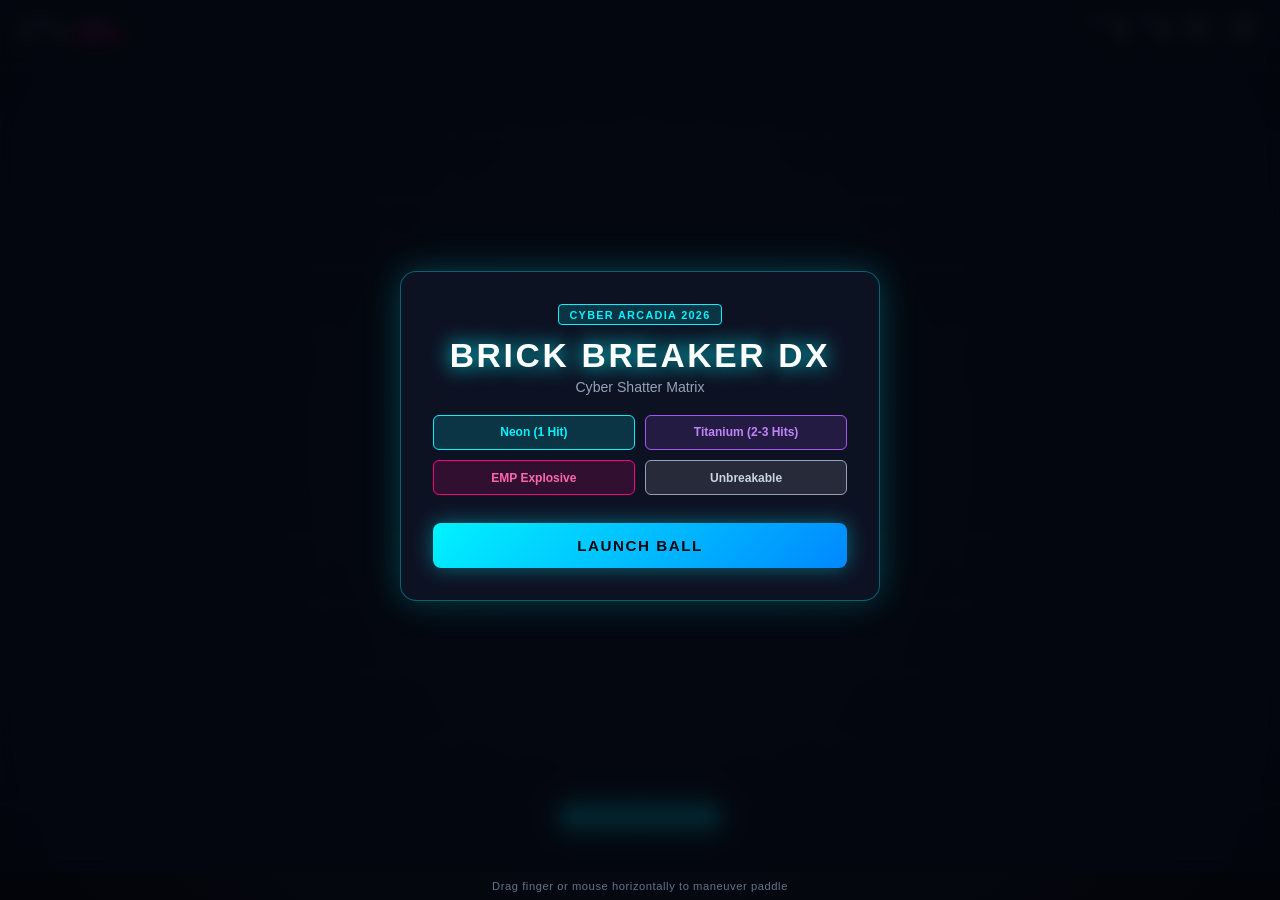
<file: games/brick-breaker-dx_babin/index.html>
<!DOCTYPE html>
<html lang="en">
<head>
  <meta charset="UTF-8">
  <meta name="viewport" content="width=device-width, initial-scale=1.0, user-scalable=no, maximum-scale=1.0">
  <title>Neon Brick Breaker DX: Cyber Shatter</title>
  <link rel="stylesheet" href="style.css">
</head>
<body>
  <div class="game-container">
    <div class="hud-bar">
      <div class="hud-left">
        <div class="hud-pill stage-pill">
          <span class="pill-label">STAGE</span>
          <span class="pill-val" id="stage-val">1 / 3</span>
        </div>
        <div class="hud-pill lives-pill">
          <span class="pill-label">LIVES</span>
          <div class="lives-icons" id="lives-icons">
            <span class="live-dot active"></span>
            <span class="live-dot active"></span>
            <span class="live-dot active"></span>
          </div>
        </div>
      </div>

      <div class="hud-center">
        <div class="active-powerup-badge hidden" id="powerup-badge">
          <span id="powerup-name">MULTI-BALL</span>
          <div class="powerup-timer-bar"><div id="powerup-timer-fill"></div></div>
        </div>
      </div>

      <div class="hud-right">
        <div class="hud-pill">
          <span class="pill-label">SCORE</span>
          <span class="pill-val" id="score-val">0</span>
        </div>
        <div class="hud-pill">
          <span class="pill-label">BEST</span>
          <span class="pill-val" id="best-val">0</span>
        </div>
        <button id="sound-btn" class="icon-btn" type="button" aria-label="Toggle Sound" title="Sound">
          <svg id="sound-on" width="18" height="18" viewBox="0 0 24 24" fill="none" stroke="currentColor" stroke-width="2" stroke-linecap="round" stroke-linejoin="round">
            <polygon points="11 5 6 9 2 9 2 15 6 15 11 19 11 5"></polygon>
            <path d="M19.07 4.93a10 10 0 0 1 0 14.14M15.54 8.46a5 5 0 0 1 0 7.07"></path>
          </svg>
          <svg id="sound-off" class="hidden" width="18" height="18" viewBox="0 0 24 24" fill="none" stroke="currentColor" stroke-width="2" stroke-linecap="round" stroke-linejoin="round">
            <polygon points="11 5 6 9 2 9 2 15 6 15 11 19 11 5"></polygon>
            <line x1="23" y1="9" x2="17" y2="15"></line>
            <line x1="17" y1="9" x2="23" y2="15"></line>
          </svg>
        </button>
        <button id="guide-btn" class="icon-btn" type="button" aria-label="Power-up Guide" title="How to play">
          <svg width="18" height="18" viewBox="0 0 24 24" fill="none" stroke="currentColor" stroke-width="2" stroke-linecap="round" stroke-linejoin="round">
            <circle cx="12" cy="12" r="10"></circle>
            <path d="M9.09 9a3 3 0 0 1 5.83 1c0 2-3 3-3 3"></path>
            <line x1="12" y1="17" x2="12.01" y2="17"></line>
          </svg>
        </button>
      </div>
    </div>

    <!-- Canvas -->
    <div class="canvas-wrap">
      <canvas id="game-canvas"></canvas>

      <!-- Start Screen -->
      <div class="screen-overlay" id="start-overlay">
        <div class="cyber-card">
          <div class="badge-tag">CYBER ARCADIA 2026</div>
          <h1 class="neon-title">BRICK BREAKER DX</h1>
          <p class="neon-sub">Cyber Shatter Matrix</p>
          <div class="brick-types-preview">
            <div class="b-prev neon"><span>Neon (1 Hit)</span></div>
            <div class="b-prev titanium"><span>Titanium (2-3 Hits)</span></div>
            <div class="b-prev emp"><span>EMP Explosive</span></div>
            <div class="b-prev barrier"><span>Unbreakable</span></div>
          </div>
          <button id="start-btn" class="cyber-btn" type="button">LAUNCH BALL</button>
        </div>
      </div>

      <!-- Game Over Screen -->
      <div class="screen-overlay hidden" id="gameover-overlay">
        <div class="cyber-card">
          <div class="badge-tag red">MATRIX COLLAPSED</div>
          <h1 class="neon-title red">GAME OVER</h1>
          <div class="final-stats">
            <div><span>FINAL SCORE</span><h2 id="final-score">0</h2></div>
            <div><span>STAGE REACHED</span><h2 id="final-stage">1</h2></div>
            <div><span>BRICKS SHATTERED</span><h2 id="final-bricks">0</h2></div>
          </div>
          <button id="restart-btn" class="cyber-btn" type="button">REBOOT SYSTEM</button>
        </div>
      </div>

      <!-- Victory Screen -->
      <div class="screen-overlay hidden" id="victory-overlay">
        <div class="cyber-card">
          <div class="badge-tag gold">ALL MATRICES SHATTERED</div>
          <h1 class="neon-title gold">VICTORY</h1>
          <p class="neon-sub">All 3 cyber stages cleared with maximum score!</p>
          <div class="final-stats">
            <div><span>FINAL SCORE</span><h2 id="win-score">0</h2></div>
            <div><span>HIGH SCORE</span><h2 id="win-best">0</h2></div>
          </div>
          <button id="replay-btn" class="cyber-btn" type="button">PLAY AGAIN</button>
        </div>
      </div>

      <!-- Guide & Rules Modal -->
      <div class="screen-overlay hidden" id="guide-modal">
        <div class="cyber-card max-w">
          <div class="modal-top">
            <h2>Power-Ups & Physics Guide</h2>
            <button id="close-guide-btn" class="icon-close" type="button" aria-label="Close">
              <svg width="20" height="20" viewBox="0 0 24 24" fill="none" stroke="currentColor" stroke-width="2"><line x1="18" y1="6" x2="6" y2="18"></line><line x1="6" y1="6" x2="18" y2="18"></line></svg>
            </button>
          </div>
          <div class="guide-scroll">
            <div class="guide-item">
              <span class="p-dot cyan"></span>
              <div>
                <strong>Dynamic Ball Reflection:</strong>
                <p>Hitting the center bounces straight up. Hitting the outer edges cuts sharp, rapid diagonal trajectories.</p>
              </div>
            </div>
            <div class="guide-item">
              <span class="p-dot pink"></span>
              <div>
                <strong>Multi-Ball (M):</strong>
                <p>Splits the energy orb into 3 active balls simultaneously.</p>
              </div>
            </div>
            <div class="guide-item">
              <span class="p-dot green"></span>
              <div>
                <strong>Paddle Extender (E):</strong>
                <p>Expands the cyber paddle width by 45% for improved coverage.</p>
              </div>
            </div>
            <div class="guide-item">
              <span class="p-dot gold"></span>
              <div>
                <strong>Laser Blaster (L):</strong>
                <p>Arms the paddle with laser cannons to shoot bricks directly with Space / Tap.</p>
              </div>
            </div>
            <div class="guide-item">
              <span class="p-dot orange"></span>
              <div>
                <strong>Sticky Magnet (S):</strong>
                <p>Catches the ball upon paddle impact to re-aim and launch at will.</p>
              </div>
            </div>
          </div>
        </div>
      </div>
    </div>

    <!-- Mobile Touch Area -->
    <div class="mobile-paddle-bar">
      <span>Drag finger or mouse horizontally to maneuver paddle</span>
    </div>
  </div>

  <script src="game.js"></script>
</body>
</html>
</file>
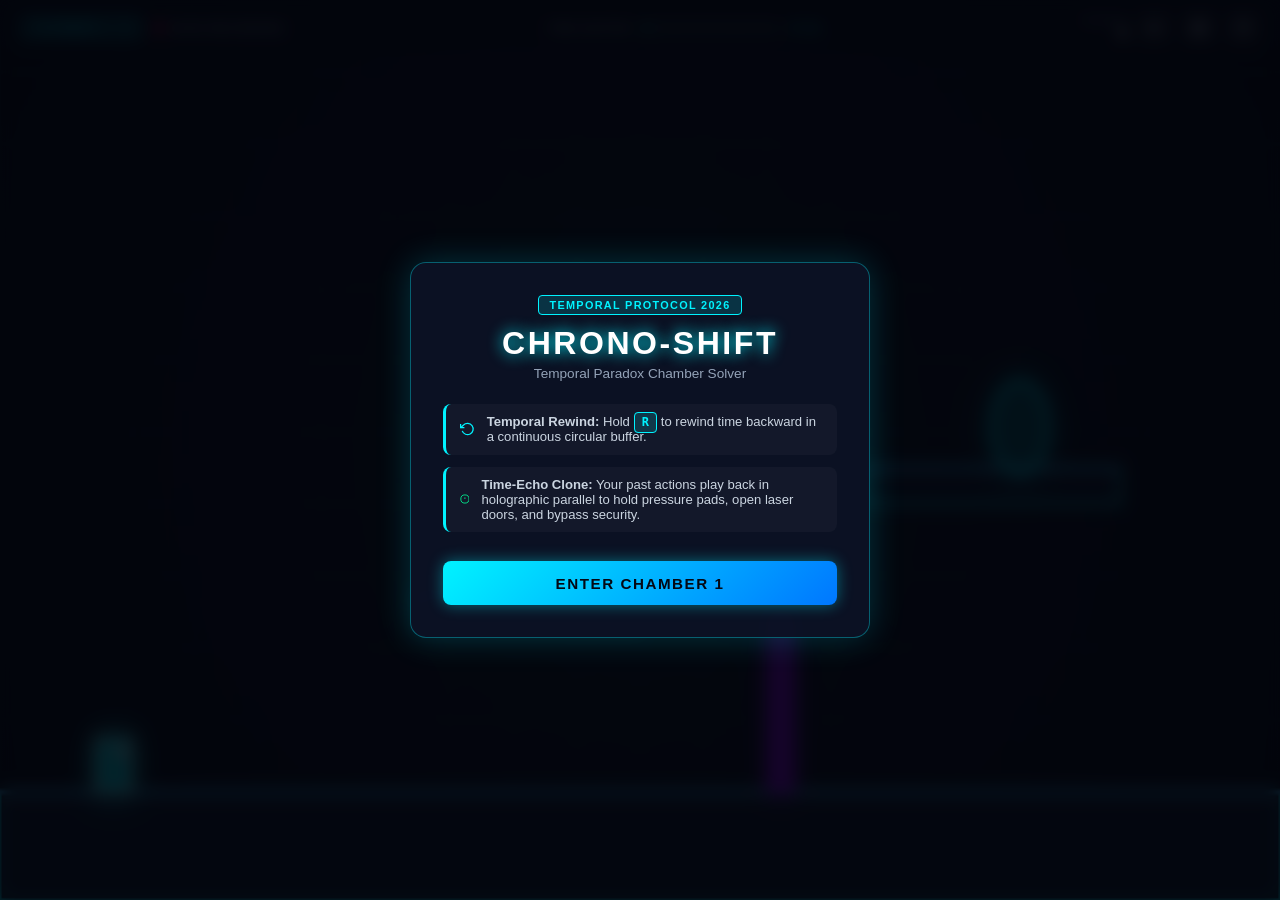
<file: games/chrono-shift_babin/index.html>
<!DOCTYPE html>
<html lang="en">
<head>
  <meta charset="UTF-8">
  <meta name="viewport" content="width=device-width, initial-scale=1.0, user-scalable=no, maximum-scale=1.0">
  <title>Chrono-Shift: Temporal Paradox</title>
  <link rel="stylesheet" href="style.css">
</head>
<body>
  <div class="game-wrapper">
    <!-- Top HUD -->
    <div class="hud-top">
      <div class="hud-left">
        <div class="level-indicator" id="level-badge">CHAMBER 1 / 8</div>
        <div class="echo-status" id="echo-status">
          <span class="echo-dot"></span>
          <span class="echo-text">ECHO RECORDING</span>
        </div>
      </div>

      <div class="hud-center">
        <div class="timeline-bar-wrap">
          <span class="timeline-label">TIME BUFFER</span>
          <div class="timeline-track">
            <div class="timeline-fill" id="timeline-fill"></div>
          </div>
          <span class="timeline-secs" id="timeline-text">10.0s</span>
        </div>
      </div>

      <div class="hud-right">
        <div class="hud-stat">
          <span class="stat-lbl">REWIND</span>
          <span class="stat-val" id="rewind-count">0</span>
        </div>
        <button id="sound-btn" class="hud-icon-btn" type="button" aria-label="Toggle Sound" title="Toggle Sound">
          <svg id="sound-on-icon" width="18" height="18" viewBox="0 0 24 24" fill="none" stroke="currentColor" stroke-width="2" stroke-linecap="round" stroke-linejoin="round">
            <polygon points="11 5 6 9 2 9 2 15 6 15 11 19 11 5"></polygon>
            <path d="M19.07 4.93a10 10 0 0 1 0 14.14M15.54 8.46a5 5 0 0 1 0 7.07"></path>
          </svg>
          <svg id="sound-off-icon" class="hidden" width="18" height="18" viewBox="0 0 24 24" fill="none" stroke="currentColor" stroke-width="2" stroke-linecap="round" stroke-linejoin="round">
            <polygon points="11 5 6 9 2 9 2 15 6 15 11 19 11 5"></polygon>
            <line x1="23" y1="9" x2="17" y2="15"></line>
            <line x1="17" y1="9" x2="23" y2="15"></line>
          </svg>
        </button>
        <button id="level-select-btn" class="hud-icon-btn" type="button" aria-label="Level Select" title="Select Chamber">
          <svg width="18" height="18" viewBox="0 0 24 24" fill="none" stroke="currentColor" stroke-width="2" stroke-linecap="round" stroke-linejoin="round">
            <rect x="3" y="3" width="7" height="7"></rect>
            <rect x="14" y="3" width="7" height="7"></rect>
            <rect x="14" y="14" width="7" height="7"></rect>
            <rect x="3" y="14" width="7" height="7"></rect>
          </svg>
        </button>
        <button id="help-btn" class="hud-icon-btn" type="button" aria-label="Help & Rules" title="How to Play">
          <svg width="18" height="18" viewBox="0 0 24 24" fill="none" stroke="currentColor" stroke-width="2" stroke-linecap="round" stroke-linejoin="round">
            <circle cx="12" cy="12" r="10"></circle>
            <path d="M9.09 9a3 3 0 0 1 5.83 1c0 2-3 3-3 3"></path>
            <line x1="12" y1="17" x2="12.01" y2="17"></line>
          </svg>
        </button>
      </div>
    </div>

    <!-- Viewport with VHS Glitch Scanlines -->
    <div class="canvas-viewport">
      <canvas id="game-canvas"></canvas>
      <div class="vhs-glitch-overlay" id="vhs-overlay"></div>

      <!-- Welcome Overlay -->
      <div class="overlay-modal" id="welcome-modal">
        <div class="modal-card">
          <div class="paradox-header">
            <div class="cyber-chip">TEMPORAL PROTOCOL 2026</div>
            <h1 class="chrono-title">CHRONO-SHIFT</h1>
            <p class="chrono-sub">Temporal Paradox Chamber Solver</p>
          </div>
          <div class="feature-list">
            <div class="feat-box">
              <svg width="22" height="22" viewBox="0 0 24 24" fill="none" stroke="#00f3ff" stroke-width="2"><polyline points="1 4 1 10 7 10"></polyline><path d="M3.51 15a9 9 0 1 0 2.13-9.36L1 10"></path></svg>
              <span><strong>Temporal Rewind:</strong> Hold <span class="kbd">R</span> to rewind time backward in a continuous circular buffer.</span>
            </div>
            <div class="feat-box">
              <svg width="22" height="22" viewBox="0 0 24 24" fill="none" stroke="#00ff99" stroke-width="2"><circle cx="12" cy="12" r="10"></circle><line x1="12" y1="8" x2="12" y2="12"></line><line x1="12" y1="16" x2="12.01" y2="16"></line></svg>
              <span><strong>Time-Echo Clone:</strong> Your past actions play back in holographic parallel to hold pressure pads, open laser doors, and bypass security.</span>
            </div>
          </div>
          <button id="start-btn" class="chrono-btn" type="button">ENTER CHAMBER 1</button>
        </div>
      </div>

      <!-- Level Clear Overlay -->
      <div class="overlay-modal hidden" id="clear-modal">
        <div class="modal-card">
          <div class="paradox-header">
            <div class="cyber-chip green">PARADOX RESOLVED</div>
            <h1 class="chrono-title green">CHAMBER SOLVED</h1>
          </div>
          <p class="clear-desc">Quantum state aligned successfully. Proceeding to next temporal puzzle chamber.</p>
          <button id="next-chamber-btn" class="chrono-btn" type="button">NEXT CHAMBER</button>
        </div>
      </div>

      <!-- Game Complete Overlay -->
      <div class="overlay-modal hidden" id="victory-modal">
        <div class="modal-card">
          <div class="paradox-header">
            <div class="cyber-chip gold">MASTER TIME TRAVELER</div>
            <h1 class="chrono-title gold">ALL 8 CHAMBERS CLEARED</h1>
          </div>
          <p class="clear-desc">You have conquered all paradox chambers and harmonized the timeline matrix!</p>
          <button id="replay-game-btn" class="chrono-btn" type="button">REPLAY MATRIX</button>
        </div>
      </div>

      <!-- Level Select Modal -->
      <div class="overlay-modal hidden" id="level-modal">
        <div class="modal-card">
          <div class="modal-header-row">
            <h2>Chamber Select</h2>
            <button id="close-level-btn" class="close-x" type="button" aria-label="Close">
              <svg width="20" height="20" viewBox="0 0 24 24" fill="none" stroke="currentColor" stroke-width="2"><line x1="18" y1="6" x2="6" y2="18"></line><line x1="6" y1="6" x2="18" y2="18"></line></svg>
            </button>
          </div>
          <div class="level-grid" id="level-grid"></div>
        </div>
      </div>

      <!-- Help / Instructions Modal -->
      <div class="overlay-modal hidden" id="help-modal">
        <div class="modal-card max-w">
          <div class="modal-header-row">
            <h2>Chrono-Shift Protocols</h2>
            <button id="close-help-btn" class="close-x" type="button" aria-label="Close">
              <svg width="20" height="20" viewBox="0 0 24 24" fill="none" stroke="currentColor" stroke-width="2"><line x1="18" y1="6" x2="6" y2="18"></line><line x1="6" y1="6" x2="18" y2="18"></line></svg>
            </button>
          </div>
          <div class="help-content">
            <div class="key-guide">
              <div class="guide-row"><span class="kbd">A / D</span> or <span class="kbd">Arrows</span> Move cyber operative</div>
              <div class="guide-row"><span class="kbd">W</span> or <span class="kbd">Space</span> Jump onto platforms</div>
              <div class="guide-row"><span class="kbd">R</span> (Hold) Rewind time backward</div>
              <div class="guide-row"><span class="kbd">E</span> or <span class="kbd">F</span> Spawn / Freeze Time-Echo clone</div>
            </div>
            <div class="concept-box">
              <h4>How Time-Echoes Work:</h4>
              <p>1. Step on a floor switch to lower a laser gate.</p>
              <p>2. Hold <strong>R</strong> to rewind to your initial position.</p>
              <p>3. Your translucent holographic past self will re-enact walking over and holding the switch down, freeing you to sprint across the open laser gate!</p>
              <p>4. Reach the glowing cyan Warp Portal to solve the chamber.</p>
            </div>
          </div>
        </div>
      </div>
    </div>

    <!-- On-screen Mobile Controls -->
    <div class="mobile-controls">
      <div class="nav-cluster">
        <button id="m-left" class="m-btn" type="button">
          <svg width="24" height="24" viewBox="0 0 24 24" fill="none" stroke="currentColor" stroke-width="2.5"><polyline points="15 18 9 12 15 6"></polyline></svg>
        </button>
        <button id="m-right" class="m-btn" type="button">
          <svg width="24" height="24" viewBox="0 0 24 24" fill="none" stroke="currentColor" stroke-width="2.5"><polyline points="9 18 15 12 9 6"></polyline></svg>
        </button>
      </div>
      <div class="act-cluster">
        <button id="m-rewind" class="m-btn rewind" type="button">
          <svg width="20" height="20" viewBox="0 0 24 24" fill="none" stroke="currentColor" stroke-width="2"><polyline points="1 4 1 10 7 10"></polyline><path d="M3.51 15a9 9 0 1 0 2.13-9.36L1 10"></path></svg>
          <span>REWIND</span>
        </button>
        <button id="m-jump" class="m-btn jump" type="button">
          <svg width="22" height="22" viewBox="0 0 24 24" fill="none" stroke="currentColor" stroke-width="2.5"><polyline points="18 15 12 9 6 15"></polyline></svg>
          <span>JUMP</span>
        </button>
      </div>
    </div>
  </div>

  <script src="game.js"></script>
</body>
</html>
</file>
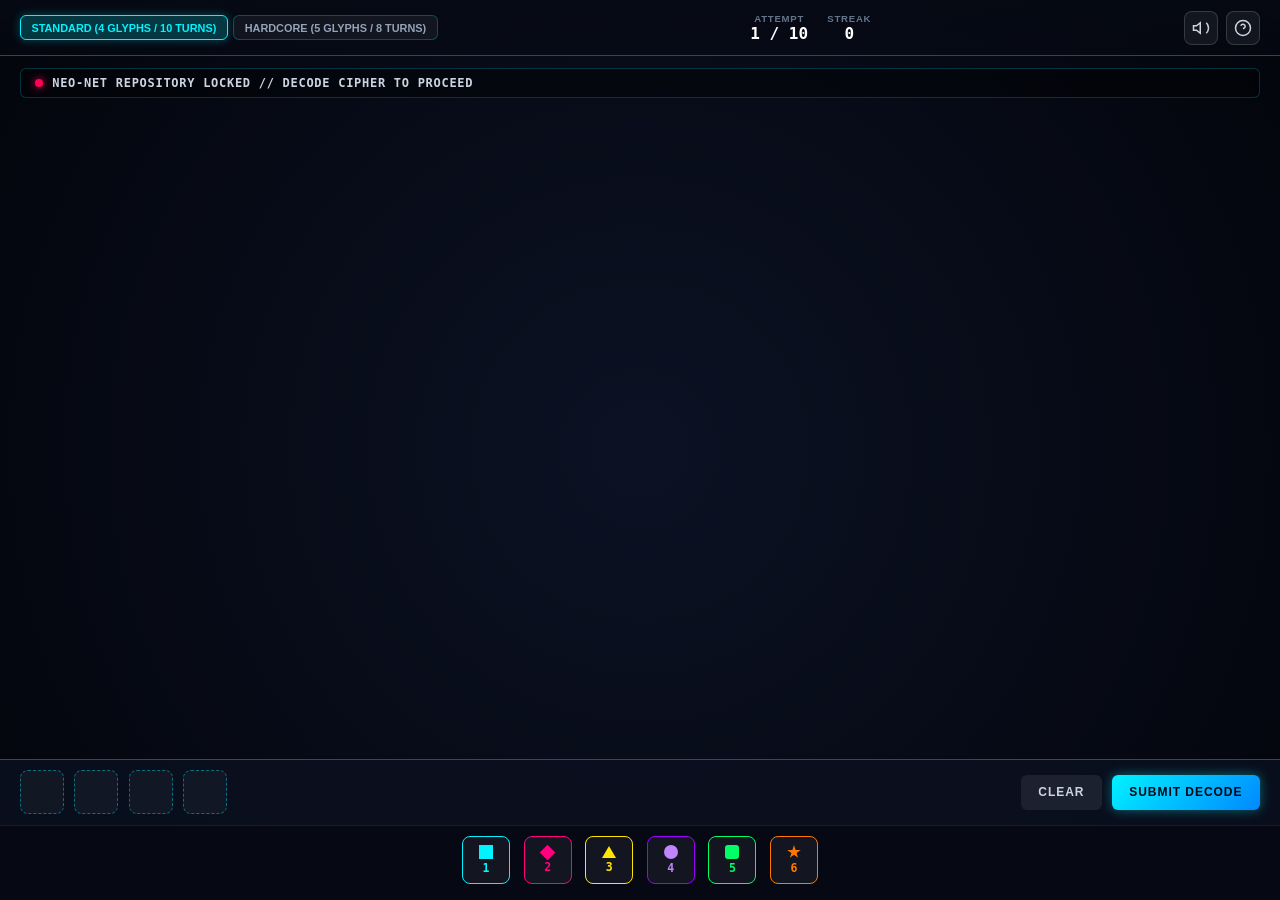
<file: games/code-breaker_babin/index.html>
<!DOCTYPE html>
<html lang="en">
<head>
  <meta charset="UTF-8">
  <meta name="viewport" content="width=device-width, initial-scale=1.0, user-scalable=no, maximum-scale=1.0">
  <title>Cryptic Code Breaker: Mastermind Terminal</title>
  <link rel="stylesheet" href="style.css">
</head>
<body>
  <div class="terminal-container">
    <!-- Top HUD Terminal Bar -->
    <div class="hud-top">
      <div class="hud-left">
        <div class="mode-toggles">
          <button class="mode-btn active" data-mode="standard">STANDARD (4 GLYPHS / 10 TURNS)</button>
          <button class="mode-btn" data-mode="hardcore">HARDCORE (5 GLYPHS / 8 TURNS)</button>
        </div>
      </div>

      <div class="hud-stats">
        <div class="stat-pill">
          <span class="stat-lbl">ATTEMPT</span>
          <span class="stat-val" id="turn-counter">1 / 10</span>
        </div>
        <div class="stat-pill">
          <span class="stat-lbl">STREAK</span>
          <span class="stat-val" id="streak-val">0</span>
        </div>
      </div>

      <div class="hud-right">
        <button id="sound-btn" class="hud-icon-btn" type="button" aria-label="Toggle Sound" title="Sound">
          <svg id="sound-on" width="18" height="18" viewBox="0 0 24 24" fill="none" stroke="currentColor" stroke-width="2"><polygon points="11 5 6 9 2 9 2 15 6 15 11 19 11 5"></polygon><path d="M19.07 4.93a10 10 0 0 1 0 14.14"></path></svg>
          <svg id="sound-off" class="hidden" width="18" height="18" viewBox="0 0 24 24" fill="none" stroke="currentColor" stroke-width="2"><polygon points="11 5 6 9 2 9 2 15 6 15 11 19 11 5"></polygon><line x1="23" y1="9" x2="17" y2="15"></line></svg>
        </button>
        <button id="help-btn" class="hud-icon-btn" type="button" aria-label="How to play" title="Instructions">
          <svg width="18" height="18" viewBox="0 0 24 24" fill="none" stroke="currentColor" stroke-width="2"><circle cx="12" cy="12" r="10"></circle><path d="M9.09 9a3 3 0 0 1 5.83 1c0 2-3 3-3 3"></path><line x1="12" y1="17" x2="12.01" y2="17"></line></svg>
        </button>
      </div>
    </div>

    <!-- Main Terminal Frame -->
    <div class="terminal-body">
      <!-- AI Status Core Bar -->
      <div class="ai-status-bar">
        <span class="ai-dot"></span>
        <span class="ai-msg" id="ai-status-text">NEO-NET REPOSITORY LOCKED // DECODE SEQUENCE OR FACE PURGE</span>
      </div>

      <!-- Attempt History Log Board -->
      <div class="history-board" id="history-board"></div>

      <!-- Result Modal Overlay -->
      <div class="result-modal hidden" id="result-modal">
        <div class="modal-card">
          <div class="badge-tag" id="res-badge">CIPHER OVERRIDDEN</div>
          <h1 class="modal-h1" id="res-title">SYSTEM UNLOCKED</h1>
          <p class="modal-desc" id="res-desc">You successfully deduced the security glyph passcode!</p>
          <div class="revealed-code-row">
            <span>SECRET CIPHER:</span>
            <div class="revealed-code-pegs" id="revealed-code"></div>
          </div>
          <button id="retry-btn" class="glow-action-btn" type="button">DECODE NEXT CIPHER</button>
        </div>
      </div>

      <!-- Rules Modal -->
      <div class="result-modal hidden" id="rules-modal">
        <div class="modal-card max-w">
          <div class="modal-top">
            <h2>Cryptic Code Breaker Protocols</h2>
            <button id="close-rules-btn" class="close-x" type="button" aria-label="Close">
              <svg width="20" height="20" viewBox="0 0 24 24" fill="none" stroke="currentColor" stroke-width="2"><line x1="18" y1="6" x2="6" y2="18"></line><line x1="6" y1="6" x2="18" y2="18"></line></svg>
            </button>
          </div>
          <div class="rules-body">
            <p>• <strong>Goal:</strong> Deduce the secret sequence of glyphs within the turn limit.</p>
            <p>• <strong>Feedback Pegs:</strong></p>
            <div class="peg-guide">
              <div><span class="peg-sample green"></span> <strong>Green / Bullseye:</strong> Correct glyph in the exact position.</div>
              <div><span class="peg-sample yellow"></span> <strong>Yellow / Partial:</strong> Correct glyph, but in the wrong position.</div>
              <div><span class="peg-sample null"></span> <strong>Dark / Null:</strong> Glyph does not appear in the secret code.</div>
            </div>
            <p>• <strong>Accessibility:</strong> Every glyph has a distinct numeric badge (1–6) and custom shape for full colorblind accessibility.</p>
          </div>
        </div>
      </div>
    </div>

    <!-- Active Input Tray -->
    <div class="input-tray">
      <div class="active-slots" id="active-slots"></div>

      <div class="tray-controls">
        <button id="btn-clear" class="tray-btn clear" type="button">CLEAR</button>
        <button id="btn-submit" class="tray-btn submit" type="button">SUBMIT DECODE</button>
      </div>
    </div>

    <!-- Colorblind-Friendly Glyph Palette (6 unique glyphs/numbers/shapes) -->
    <div class="glyph-palette" id="glyph-palette">
      <button class="palette-glyph" data-id="1" data-color="cyan">
        <span class="glyph-shape square"></span>
        <span class="glyph-num">1</span>
      </button>
      <button class="palette-glyph" data-id="2" data-color="pink">
        <span class="glyph-shape diamond"></span>
        <span class="glyph-num">2</span>
      </button>
      <button class="palette-glyph" data-id="3" data-color="yellow">
        <span class="glyph-shape triangle"></span>
        <span class="glyph-num">3</span>
      </button>
      <button class="palette-glyph" data-id="4" data-color="purple">
        <span class="glyph-shape circle"></span>
        <span class="glyph-num">4</span>
      </button>
      <button class="palette-glyph" data-id="5" data-color="green">
        <span class="glyph-shape hex"></span>
        <span class="glyph-num">5</span>
      </button>
      <button class="palette-glyph" data-id="6" data-color="orange">
        <span class="glyph-shape star"></span>
        <span class="glyph-num">6</span>
      </button>
    </div>
  </div>

  <script src="game.js"></script>
</body>
</html>
</file>
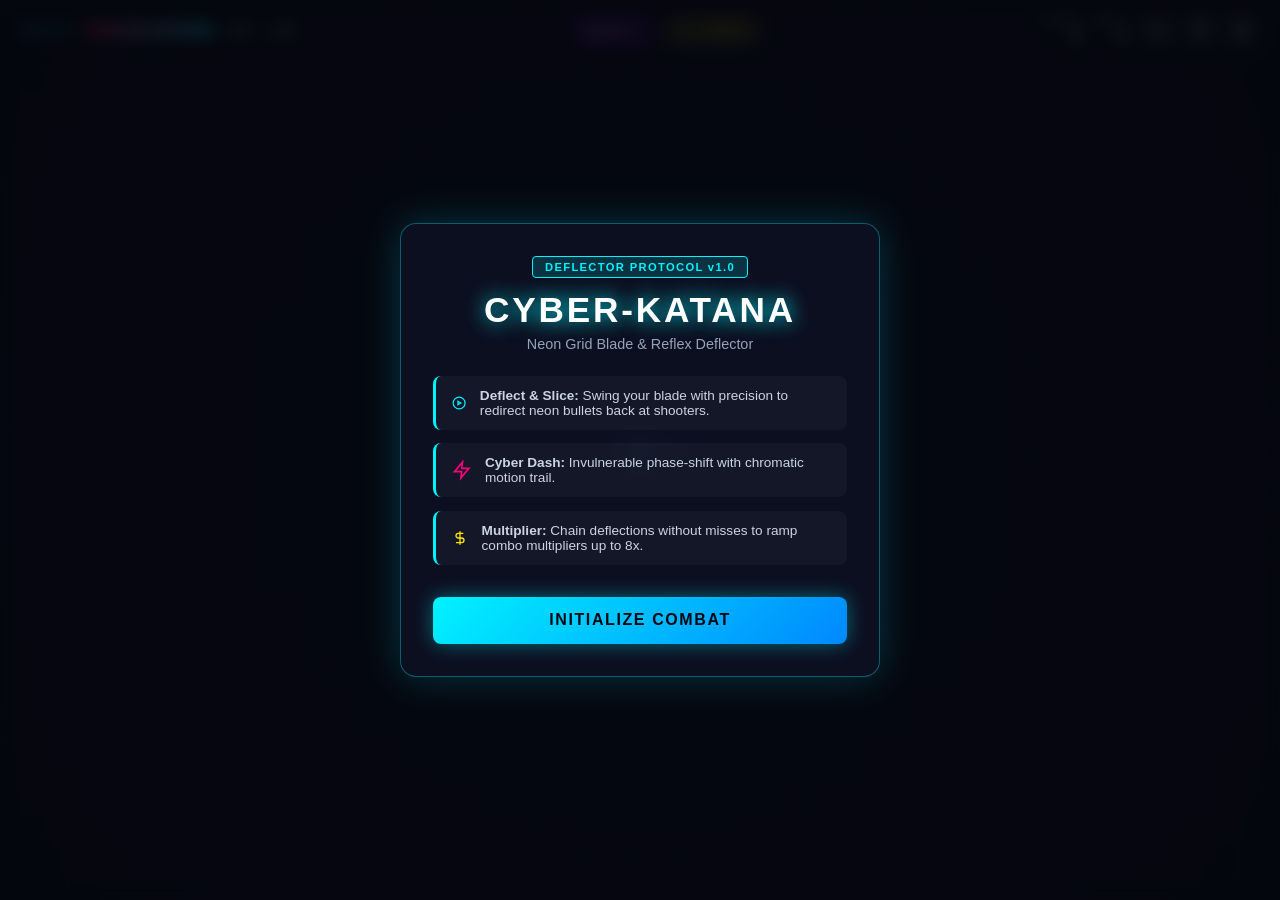
<file: games/cyber-katana_babin/index.html>
<!DOCTYPE html>
<html lang="en">
<head>
  <meta charset="UTF-8">
  <meta name="viewport" content="width=device-width, initial-scale=1.0, user-scalable=no, maximum-scale=1.0">
  <title>Cyber-Katana: Neon Deflector</title>
  <link rel="stylesheet" href="style.css">
</head>
<body>
  <div class="game-wrapper">
    <div class="hud-top">
      <div class="hud-group">
        <span class="hud-label">HEALTH</span>
        <div class="hp-bar-container">
          <div class="hp-bar-fill" id="hp-bar"></div>
        </div>
        <span class="hp-text" id="hp-text">100 / 100</span>
      </div>

      <div class="hud-center">
        <div class="wave-badge" id="wave-badge">WAVE 1</div>
        <div class="combo-badge" id="combo-badge">1x COMBO</div>
      </div>

      <div class="hud-group right">
        <div class="stat-pill">
          <span class="stat-label">SCORE</span>
          <span class="stat-val" id="score-val">0</span>
        </div>
        <div class="stat-pill">
          <span class="stat-label">BEST</span>
          <span class="stat-val" id="best-val">0</span>
        </div>
        <div class="btn-group">
          <button id="sound-btn" class="hud-btn" type="button" aria-label="Toggle Sound" title="Toggle Sound">
            <svg id="sound-on-icon" width="18" height="18" viewBox="0 0 24 24" fill="none" stroke="currentColor" stroke-width="2" stroke-linecap="round" stroke-linejoin="round">
              <polygon points="11 5 6 9 2 9 2 15 6 15 11 19 11 5"></polygon>
              <path d="M19.07 4.93a10 10 0 0 1 0 14.14M15.54 8.46a5 5 0 0 1 0 7.07"></path>
            </svg>
            <svg id="sound-off-icon" class="hidden" width="18" height="18" viewBox="0 0 24 24" fill="none" stroke="currentColor" stroke-width="2" stroke-linecap="round" stroke-linejoin="round">
              <polygon points="11 5 6 9 2 9 2 15 6 15 11 19 11 5"></polygon>
              <line x1="23" y1="9" x2="17" y2="15"></line>
              <line x1="17" y1="9" x2="23" y2="15"></line>
            </svg>
          </button>
          <button id="help-btn" class="hud-btn" type="button" aria-label="How to play" title="Rules and Controls">
            <svg width="18" height="18" viewBox="0 0 24 24" fill="none" stroke="currentColor" stroke-width="2" stroke-linecap="round" stroke-linejoin="round">
              <circle cx="12" cy="12" r="10"></circle>
              <path d="M9.09 9a3 3 0 0 1 5.83 1c0 2-3 3-3 3"></path>
              <line x1="12" y1="17" x2="12.01" y2="17"></line>
            </svg>
          </button>
          <button id="pause-btn" class="hud-btn" type="button" aria-label="Pause Game" title="Pause Game">
            <svg id="pause-icon" width="18" height="18" viewBox="0 0 24 24" fill="none" stroke="currentColor" stroke-width="2" stroke-linecap="round" stroke-linejoin="round">
              <rect x="6" y="4" width="4" height="16"></rect>
              <rect x="14" y="4" width="4" height="16"></rect>
            </svg>
            <svg id="play-icon" class="hidden" width="18" height="18" viewBox="0 0 24 24" fill="none" stroke="currentColor" stroke-width="2" stroke-linecap="round" stroke-linejoin="round">
              <polygon points="5 3 19 12 5 21 5 3"></polygon>
            </svg>
          </button>
        </div>
      </div>
    </div>

    <!-- Main Canvas Viewport -->
    <div class="canvas-container">
      <canvas id="game-canvas"></canvas>

      <!-- Slow-motion Vignette Overlay -->
      <div class="bullet-time-vignette" id="bullet-time-vignette"></div>

      <!-- Boss Banner -->
      <div class="boss-banner" id="boss-banner">
        <span class="boss-warning">CRITICAL ANOMALY DETECTED</span>
        <h2 class="boss-title">CYBER SENTINEL DEPLOYED</h2>
      </div>

      <!-- Start Overlay -->
      <div class="overlay-screen" id="start-screen">
        <div class="modal-card">
          <div class="cyber-header">
            <div class="cyber-chip-tag">DEFLECTOR PROTOCOL v1.0</div>
            <h1 class="glitch-title">CYBER-KATANA</h1>
            <p class="subtitle">Neon Grid Blade & Reflex Deflector</p>
          </div>
          <div class="modal-features">
            <div class="feat-item">
              <svg width="22" height="22" viewBox="0 0 24 24" fill="none" stroke="#00f3ff" stroke-width="2"><circle cx="12" cy="12" r="10"/><path d="m10 15 5-3-5-3v6z"/></svg>
              <span><strong>Deflect & Slice:</strong> Swing your blade with precision to redirect neon bullets back at shooters.</span>
            </div>
            <div class="feat-item">
              <svg width="22" height="22" viewBox="0 0 24 24" fill="none" stroke="#ff007f" stroke-width="2"><polygon points="13 2 3 14 12 14 11 22 21 10 12 10 13 2"/></svg>
              <span><strong>Cyber Dash:</strong> Invulnerable phase-shift with chromatic motion trail.</span>
            </div>
            <div class="feat-item">
              <svg width="22" height="22" viewBox="0 0 24 24" fill="none" stroke="#ffe600" stroke-width="2"><path d="M12 2v20M17 5H9.5a3.5 3.5 0 0 0 0 7h5a3.5 3.5 0 0 1 0 7H6"/></svg>
              <span><strong>Multiplier:</strong> Chain deflections without misses to ramp combo multipliers up to 8x.</span>
            </div>
          </div>
          <button id="start-btn" class="glow-btn" type="button">INITIALIZE COMBAT</button>
        </div>
      </div>

      <!-- Game Over Overlay -->
      <div class="overlay-screen hidden" id="gameover-screen">
        <div class="modal-card">
          <div class="cyber-header">
            <div class="cyber-chip-tag red">SYSTEM TERMINATED</div>
            <h1 class="glitch-title red">DEFEATED</h1>
          </div>
          <div class="score-summary-grid">
            <div class="summary-box">
              <span class="sub-label">FINAL SCORE</span>
              <span class="sub-val" id="final-score">0</span>
            </div>
            <div class="summary-box">
              <span class="sub-label">WAVE REACHED</span>
              <span class="sub-val" id="final-wave">1</span>
            </div>
            <div class="summary-box">
              <span class="sub-label">BULLETS DEFLECTED</span>
              <span class="sub-val" id="final-deflected">0</span>
            </div>
            <div class="summary-box">
              <span class="sub-label">MAX COMBO</span>
              <span class="sub-val" id="final-combo">1x</span>
            </div>
          </div>
          <button id="restart-btn" class="glow-btn" type="button">REDEPLOY BLADE</button>
        </div>
      </div>

      <!-- Rules / Help Modal -->
      <div class="overlay-screen hidden" id="help-modal">
        <div class="modal-card max-w">
          <div class="modal-top-bar">
            <h2>Combat Protocols & Controls</h2>
            <button id="close-help-btn" class="close-icon-btn" type="button" aria-label="Close">
              <svg width="20" height="20" viewBox="0 0 24 24" fill="none" stroke="currentColor" stroke-width="2"><line x1="18" y1="6" x2="6" y2="18"></line><line x1="6" y1="6" x2="18" y2="18"></line></svg>
            </button>
          </div>
          <div class="instructions-scroll">
            <div class="control-row">
              <div class="key-col"><span class="key-badge">WASD</span> or <span class="key-badge">Arrows</span></div>
              <div class="desc-col">Move cyber ninja across grid</div>
            </div>
            <div class="control-row">
              <div class="key-col"><span class="key-badge">Space</span> or <span class="key-badge">Left Click</span></div>
              <div class="desc-col">Execute Katana Blade Swing towards cursor / direction</div>
            </div>
            <div class="control-row">
              <div class="key-col"><span class="key-badge">Shift</span> or <span class="key-badge">Right Click</span></div>
              <div class="desc-col">Cyber Dash (Invulnerable phase dash)</div>
            </div>
            <div class="control-row">
              <div class="key-col"><span class="key-badge">E</span> or <span class="key-badge">Middle Click</span></div>
              <div class="desc-col">Bullet-Time Focus (Slows time when energy gauge is full)</div>
            </div>
            <div class="control-row">
              <div class="key-col"><span class="key-badge">P</span> or <span class="key-badge">Esc</span></div>
              <div class="desc-col">Pause / Resume simulation</div>
            </div>
            <div class="rule-box">
              <h4>Combat Mechanics & Rules:</h4>
              <p>• <strong>Deflection:</strong> Swings that intersect glowing red/purple enemy bolts reflect them back in your aimed vector with 1.8x projectile speed.</p>
              <p>• <strong>Cyber Sentinels:</strong> Every 5 waves, an armored Sentinel deploys with sweeping quad-lasers and seeker micro-missiles. Deflect its own missiles to breach its shield!</p>
              <p>• <strong>Sound Synthesis:</strong> Powered by Web Audio API synthesizers — zero external asset loading required.</p>
            </div>
          </div>
        </div>
      </div>
    </div>

    <!-- On-screen Mobile Controls -->
    <div class="mobile-controls" id="mobile-controls">
      <div class="dpad-cluster">
        <button id="btn-up" class="touch-btn" type="button">
          <svg width="24" height="24" viewBox="0 0 24 24" fill="none" stroke="currentColor" stroke-width="2.5"><polyline points="18 15 12 9 6 15"></polyline></svg>
        </button>
        <div class="dpad-mid">
          <button id="btn-left" class="touch-btn" type="button">
            <svg width="24" height="24" viewBox="0 0 24 24" fill="none" stroke="currentColor" stroke-width="2.5"><polyline points="15 18 9 12 15 6"></polyline></svg>
          </button>
          <button id="btn-down" class="touch-btn" type="button">
            <svg width="24" height="24" viewBox="0 0 24 24" fill="none" stroke="currentColor" stroke-width="2.5"><polyline points="6 9 12 15 18 9"></polyline></svg>
          </button>
          <button id="btn-right" class="touch-btn" type="button">
            <svg width="24" height="24" viewBox="0 0 24 24" fill="none" stroke="currentColor" stroke-width="2.5"><polyline points="9 18 15 12 9 6"></polyline></svg>
          </button>
        </div>
      </div>

      <div class="action-cluster">
        <button id="touch-dash" class="action-btn dash" type="button">
          <svg width="20" height="20" viewBox="0 0 24 24" fill="none" stroke="currentColor" stroke-width="2.5"><polygon points="13 2 3 14 12 14 11 22 21 10 12 10 13 2"/></svg>
          <span>DASH</span>
        </button>
        <button id="touch-slash" class="action-btn slash" type="button">
          <svg width="22" height="22" viewBox="0 0 24 24" fill="none" stroke="currentColor" stroke-width="2.5"><line x1="14.5" y1="17.5" x2="3" y2="6"/><line x1="17.5" y1="14.5" x2="6" y2="3"/><line x1="20.5" y1="11.5" x2="9" y2="0"/><circle cx="17.5" cy="17.5" r="3.5"/></svg>
          <span>SLASH</span>
        </button>
      </div>
    </div>
  </div>

  <script src="game.js"></script>
</body>
</html>
</file>
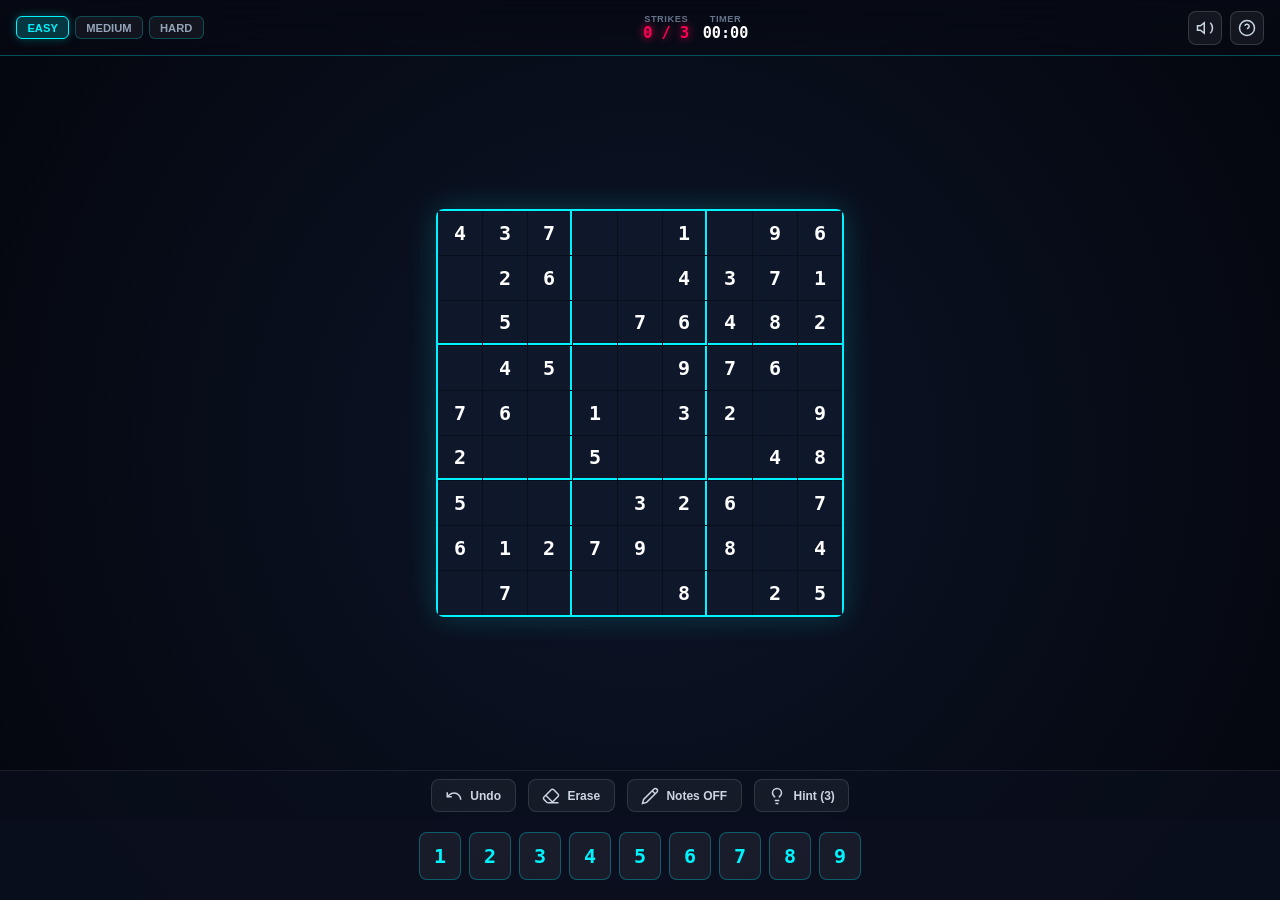
<file: games/cyber-sudoku_babin/index.html>
<!DOCTYPE html>
<html lang="en">
<head>
  <meta charset="UTF-8">
  <meta name="viewport" content="width=device-width, initial-scale=1.0, user-scalable=no, maximum-scale=1.0">
  <title>Cyber-Sudoku: Neon Matrix 9x9</title>
  <link rel="stylesheet" href="style.css">
</head>
<body>
  <div class="sudoku-container">
    <!-- Header Controls -->
    <div class="sudoku-header">
      <div class="diff-pills">
        <button class="diff-btn active" data-diff="easy">EASY</button>
        <button class="diff-btn" data-diff="medium">MEDIUM</button>
        <button class="diff-btn" data-diff="hard">HARD</button>
      </div>

      <div class="center-metrics">
        <div class="metric-pill">
          <span class="m-lbl">STRIKES</span>
          <span class="m-val red" id="strikes-val">0 / 3</span>
        </div>
        <div class="metric-pill">
          <span class="m-lbl">TIMER</span>
          <span class="m-val" id="sudoku-timer">00:00</span>
        </div>
      </div>

      <div class="header-actions">
        <button id="sound-btn" class="hud-icon-btn" type="button" aria-label="Toggle Sound" title="Sound">
          <svg id="sound-on" width="18" height="18" viewBox="0 0 24 24" fill="none" stroke="currentColor" stroke-width="2"><polygon points="11 5 6 9 2 9 2 15 6 15 11 19 11 5"></polygon><path d="M19.07 4.93a10 10 0 0 1 0 14.14"></path></svg>
          <svg id="sound-off" class="hidden" width="18" height="18" viewBox="0 0 24 24" fill="none" stroke="currentColor" stroke-width="2"><polygon points="11 5 6 9 2 9 2 15 6 15 11 19 11 5"></polygon><line x1="23" y1="9" x2="17" y2="15"></line></svg>
        </button>
        <button id="help-btn" class="hud-icon-btn" type="button" aria-label="How to play" title="Instructions">
          <svg width="18" height="18" viewBox="0 0 24 24" fill="none" stroke="currentColor" stroke-width="2"><circle cx="12" cy="12" r="10"></circle><path d="M9.09 9a3 3 0 0 1 5.83 1c0 2-3 3-3 3"></path><line x1="12" y1="17" x2="12.01" y2="17"></line></svg>
        </button>
      </div>
    </div>

    <!-- Main Board Frame -->
    <div class="board-frame">
      <div class="sudoku-grid" id="sudoku-grid"></div>

      <!-- Victory / Game Over Overlay -->
      <div class="result-modal hidden" id="result-modal">
        <div class="modal-box">
          <div class="modal-tag" id="res-tag">DATA INTEGRITY RESTORED</div>
          <h1 class="modal-h1" id="res-title">MATRIX SOLVED</h1>
          <div class="stats-grid">
            <div><span>CLEAR TIME</span><h3 id="res-time">00:00</h3></div>
            <div><span>RECORD BEST</span><h3 id="res-best">--:--</h3></div>
          </div>
          <button id="restart-btn" class="glow-btn" type="button">NEW SECTOR PUZZLE</button>
        </div>
      </div>

      <!-- Rules Modal -->
      <div class="result-modal hidden" id="rules-modal">
        <div class="modal-box max-w">
          <div class="modal-top">
            <h2>Cyber-Sudoku Rules</h2>
            <button id="close-rules-btn" class="close-x" type="button" aria-label="Close">
              <svg width="20" height="20" viewBox="0 0 24 24" fill="none" stroke="currentColor" stroke-width="2"><line x1="18" y1="6" x2="6" y2="18"></line><line x1="6" y1="6" x2="18" y2="18"></line></svg>
            </button>
          </div>
          <div class="rules-body">
            <p>• <strong>Matrix Goal:</strong> Fill the 9×9 grid so each row, column, and 3×3 sub-box contains digits 1 to 9 with no duplicates.</p>
            <p>• <strong>Smart Highlighting:</strong> Selecting a cell instantly illuminates its entire row, column, 3×3 sector, and all duplicate matching digits.</p>
            <p>• <strong>Pencil Mode:</strong> Toggle Pencil / Notes mode to record candidate possibilities inside vacant cells.</p>
            <p>• <strong>Hint System:</strong> Use the Hint button (up to 3 per puzzle) to auto-fill a tricky node.</p>
            <p>• <strong>Strikes:</strong> 3 erroneous inputs will trigger a security lock.</p>
          </div>
        </div>
      </div>
    </div>

    <!-- Action Toolbar (Undo, Erase, Pencil, Hint) -->
    <div class="action-bar">
      <button id="btn-undo" class="tool-btn" type="button">
        <svg width="18" height="18" viewBox="0 0 24 24" fill="none" stroke="currentColor" stroke-width="2"><path d="M3 7v6h6"></path><path d="M21 17a9 9 0 0 0-9-9 9 9 0 0 0-6 2.3L3 13"></path></svg>
        <span>Undo</span>
      </button>
      <button id="btn-erase" class="tool-btn" type="button">
        <svg width="18" height="18" viewBox="0 0 24 24" fill="none" stroke="currentColor" stroke-width="2"><path d="m7 21-4.3-4.3c-1-1-1-2.5 0-3.4l9.6-9.6c1-1 2.5-1 3.4 0l5.6 5.6c1 1 1 2.5 0 3.4L13 21"></path><path d="M22 21H7"></path><path d="m5 11 9 9"></path></svg>
        <span>Erase</span>
      </button>
      <button id="btn-pencil" class="tool-btn" type="button">
        <svg width="18" height="18" viewBox="0 0 24 24" fill="none" stroke="currentColor" stroke-width="2"><path d="M17 3a2.85 2.83 0 1 1 4 4L7.5 20.5 2 22l1.5-5.5Z"></path><path d="m15 5 4 4"></path></svg>
        <span id="pencil-text">Notes OFF</span>
      </button>
      <button id="btn-hint" class="tool-btn" type="button">
        <svg width="18" height="18" viewBox="0 0 24 24" fill="none" stroke="currentColor" stroke-width="2"><path d="M15 14c.2-1 .7-1.7 1.5-2.5 1-.9 1.5-2.2 1.5-3.5A6 6 0 0 0 6 8c0 1 .2 2.2 1.5 3.5.7.7 1.3 1.5 1.5 2.5"></path><path d="M9 18h6"></path><path d="M10 22h4"></path></svg>
        <span id="hint-text">Hint (3)</span>
      </button>
    </div>

    <!-- Numpad (1-9) -->
    <div class="numpad" id="numpad">
      <button class="num-btn" data-num="1">1</button>
      <button class="num-btn" data-num="2">2</button>
      <button class="num-btn" data-num="3">3</button>
      <button class="num-btn" data-num="4">4</button>
      <button class="num-btn" data-num="5">5</button>
      <button class="num-btn" data-num="6">6</button>
      <button class="num-btn" data-num="7">7</button>
      <button class="num-btn" data-num="8">8</button>
      <button class="num-btn" data-num="9">9</button>
    </div>
  </div>

  <script src="game.js"></script>
</body>
</html>
</file>
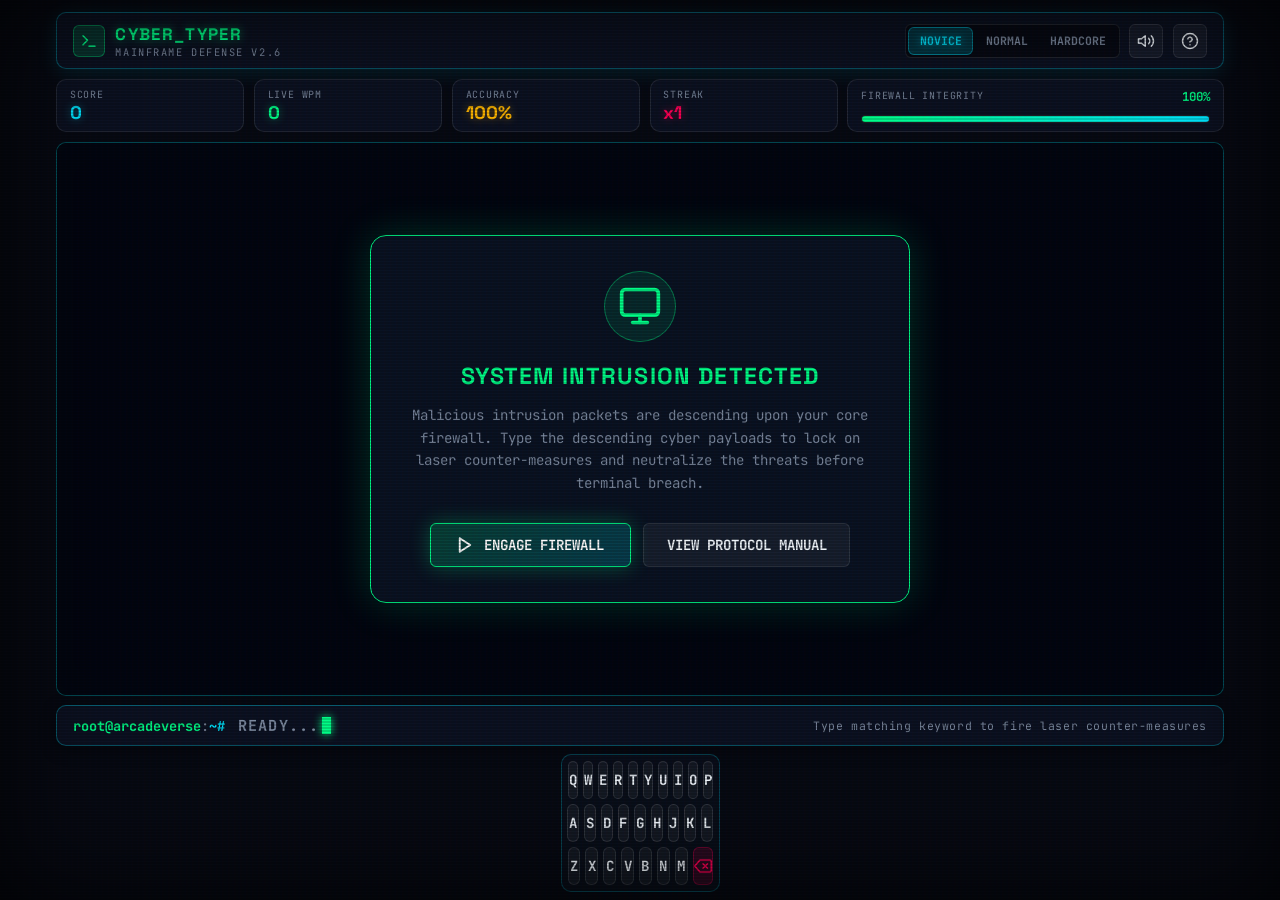
<file: games/cyber-typer_hrshjswniii/index.html>
<!DOCTYPE html>
<html lang="en">
<head>
  <meta charset="UTF-8">
  <meta name="viewport" content="width=device-width, initial-scale=1.0">
  <title>Cyber Typer: Terminal Hacker | ArcadeVerse</title>
  <meta name="description" content="Defend the mainframe against falling cyber intrusion packets in this 60fps typing defense arcade. Features live WPM calculation, combo multipliers, and procedural Web Audio synthesis.">
  <link rel="preconnect" href="https://fonts.googleapis.com">
  <link rel="preconnect" href="https://fonts.gstatic.com" crossorigin>
  <link href="https://fonts.googleapis.com/css2?family=JetBrains+Mono:wght@400;500;700;800&family=Space+Grotesk:wght@600;700&display=swap" rel="stylesheet">
  <link rel="stylesheet" href="style.css">
</head>
<body>
  <!-- Ambient Cyber Scanline Overlay -->
  <div class="crt-overlay" aria-hidden="true"></div>
  <div class="crt-vignette" aria-hidden="true"></div>

  <!-- Terminal Container -->
  <div class="terminal-container">
    <!-- Top Terminal Titlebar -->
    <header class="terminal-header">
      <div class="terminal-brand">
        <span class="terminal-badge-icon">
          <svg width="18" height="18" viewBox="0 0 24 24" fill="none" stroke="currentColor" stroke-width="2" stroke-linecap="round" stroke-linejoin="round">
            <polyline points="4 17 10 11 4 5"></polyline>
            <line x1="12" y1="19" x2="20" y2="19"></line>
          </svg>
        </span>
        <div class="terminal-title-text">
          <span class="terminal-title">CYBER_TYPER</span>
          <span class="terminal-sub">MAINFRAME DEFENSE V2.6</span>
        </div>
      </div>

      <!-- Difficulty Selectors & Header Controls -->
      <div class="header-controls">
        <div class="difficulty-group" role="group" aria-label="Select Protocol Difficulty">
          <button type="button" class="btn-diff active" data-diff="easy" title="Novice Protocol (Slow Pace, Short Payloads)">NOVICE</button>
          <button type="button" class="btn-diff" data-diff="normal" title="Cyber Mercenary Protocol (Standard Speed)">NORMAL</button>
          <button type="button" class="btn-diff" data-diff="hard" title="Netrunner Protocol (High Speed, Complex Commands)">HARDCORE</button>
        </div>

        <button type="button" class="btn-icon" id="sound-btn" title="Toggle Sound FX" aria-label="Toggle Sound Effects">
          <svg id="sound-on-icon" width="18" height="18" viewBox="0 0 24 24" fill="none" stroke="currentColor" stroke-width="2" stroke-linecap="round" stroke-linejoin="round">
            <polygon points="11 5 6 9 2 9 2 15 6 15 11 19 11 5"></polygon>
            <path d="M15.54 8.46a5 5 0 0 1 0 7.07"></path>
            <path d="M19.07 4.93a10 10 0 0 1 0 14.14"></path>
          </svg>
          <svg id="sound-off-icon" width="18" height="18" viewBox="0 0 24 24" fill="none" stroke="currentColor" stroke-width="2" stroke-linecap="round" stroke-linejoin="round" style="display:none;">
            <polygon points="11 5 6 9 2 9 2 15 6 15 11 19 11 5"></polygon>
            <line x1="23" y1="9" x2="17" y2="15"></line>
            <line x1="17" y1="9" x2="23" y2="15"></line>
          </svg>
        </button>

        <button type="button" class="btn-icon" id="help-btn" title="How to Play / Command Manual" aria-label="Open Game Manual">
          <svg width="18" height="18" viewBox="0 0 24 24" fill="none" stroke="currentColor" stroke-width="2" stroke-linecap="round" stroke-linejoin="round">
            <circle cx="12" cy="12" r="10"></circle>
            <path d="M9.09 9a3 3 0 0 1 5.83 1c0 2-3 3-3 3"></path>
            <line x1="12" y1="17" x2="12.01" y2="17"></line>
          </svg>
        </button>
      </div>
    </header>

    <!-- Telemetry & Performance HUD Bar -->
    <section class="telemetry-bar" aria-label="Live Telemetry Dashboard">
      <div class="hud-stat-card">
        <span class="hud-label">SCORE</span>
        <span class="hud-value hud-cyan" id="hud-score">0</span>
      </div>

      <div class="hud-stat-card">
        <span class="hud-label">LIVE WPM</span>
        <span class="hud-value hud-green" id="hud-wpm">0</span>
      </div>

      <div class="hud-stat-card">
        <span class="hud-label">ACCURACY</span>
        <span class="hud-value hud-amber" id="hud-accuracy">100%</span>
      </div>

      <div class="hud-stat-card">
        <span class="hud-label">STREAK</span>
        <span class="hud-value hud-magenta" id="hud-streak">x1</span>
      </div>

      <div class="hud-stat-card firewall-card">
        <div class="firewall-meta">
          <span class="hud-label">FIREWALL INTEGRITY</span>
          <span class="firewall-percent" id="hud-firewall-text">100%</span>
        </div>
        <div class="firewall-bar-track">
          <div class="firewall-bar-fill" id="hud-firewall-fill" style="width: 100%;"></div>
        </div>
      </div>
    </section>

    <!-- Main Game Canvas Frame -->
    <main class="canvas-viewport" id="canvas-viewport">
      <canvas id="game-canvas"></canvas>

      <!-- Active Threat Target Reticle HUD Overlay -->
      <div class="target-indicator" id="target-indicator" style="display: none;">
        <span class="target-bracket">[</span>
        <span class="target-name" id="target-name">TARGETING</span>
        <span class="target-bracket">]</span>
      </div>

      <!-- Start Overlay Screen -->
      <div class="game-overlay-screen" id="start-screen">
        <div class="overlay-panel">
          <div class="overlay-icon-wrap">
            <svg width="44" height="44" viewBox="0 0 24 24" fill="none" stroke="#00ff88" stroke-width="2" stroke-linecap="round" stroke-linejoin="round">
              <rect x="2" y="3" width="20" height="14" rx="2" ry="2"></rect>
              <line x1="8" y1="21" x2="16" y2="21"></line>
              <line x1="12" y1="17" x2="12" y2="21"></line>
            </svg>
          </div>
          <h1 class="overlay-title">SYSTEM INTRUSION DETECTED</h1>
          <p class="overlay-desc">
            Malicious intrusion packets are descending upon your core firewall.
            Type the descending cyber payloads to lock on laser counter-measures and neutralize the threats before terminal breach.
          </p>
          <div class="overlay-action-group">
            <button type="button" class="btn-terminal-primary" id="start-game-btn">
              <svg width="18" height="18" viewBox="0 0 24 24" fill="none" stroke="currentColor" stroke-width="2.5" stroke-linecap="round" stroke-linejoin="round">
                <polygon points="5 3 19 12 5 21 5 3"></polygon>
              </svg>
              <span>ENGAGE FIREWALL</span>
            </button>
            <button type="button" class="btn-terminal-secondary" id="rules-trigger-btn">
              <span>VIEW PROTOCOL MANUAL</span>
            </button>
          </div>
        </div>
      </div>

      <!-- Game Over / Breach Overlay Screen -->
      <div class="game-overlay-screen" id="game-over-screen" style="display: none;">
        <div class="overlay-panel breach-panel">
          <div class="overlay-icon-wrap breach-icon">
            <svg width="44" height="44" viewBox="0 0 24 24" fill="none" stroke="#ff0055" stroke-width="2" stroke-linecap="round" stroke-linejoin="round">
              <path d="M10.29 3.86L1.82 18a2 2 0 0 0 1.71 3h16.94a2 2 0 0 0 1.71-3L13.71 3.86a2 2 0 0 0-3.42 0z"></path>
              <line x1="12" y1="9" x2="12" y2="13"></line>
              <line x1="12" y1="17" x2="12.01" y2="17"></line>
            </svg>
          </div>
          <h2 class="overlay-title breach-title">FIREWALL COMPROMISED</h2>
          <p class="overlay-desc">Intrusion packets overwhelmed the system buffer. Mainframe shutdown initiated.</p>

          <div class="game-over-grid">
            <div class="go-stat-box">
              <span class="go-stat-label">FINAL SCORE</span>
              <span class="go-stat-value hud-cyan" id="go-score">0</span>
            </div>
            <div class="go-stat-box">
              <span class="go-stat-label">PEAK WPM</span>
              <span class="go-stat-value hud-green" id="go-peak-wpm">0</span>
            </div>
            <div class="go-stat-box">
              <span class="go-stat-label">TYPING ACCURACY</span>
              <span class="go-stat-value hud-amber" id="go-accuracy">100%</span>
            </div>
            <div class="go-stat-box">
              <span class="go-stat-label">ALL-TIME BEST</span>
              <span class="go-stat-value hud-magenta" id="go-high-score">0</span>
            </div>
          </div>

          <div class="overlay-action-group">
            <button type="button" class="btn-terminal-primary" id="restart-game-btn">
              <svg width="18" height="18" viewBox="0 0 24 24" fill="none" stroke="currentColor" stroke-width="2.5" stroke-linecap="round" stroke-linejoin="round">
                <polyline points="1 4 1 10 7 10"></polyline>
                <path d="M3.51 15a9 9 0 1 0 2.13-9.36L1 10"></path>
              </svg>
              <span>REBOOT SYSTEM & RETRY</span>
            </button>
          </div>
        </div>
      </div>
    </main>

    <!-- Live Terminal Input Buffer Bar -->
    <footer class="terminal-prompt-bar">
      <div class="prompt-prefix">
        <span class="prompt-user">root@arcadeverse</span><span class="prompt-sep">:</span><span class="prompt-path">~#</span>
      </div>
      <div class="prompt-input-display" id="prompt-input-display">
        <span class="typed-matched" id="prompt-matched"></span>
        <span class="typed-target" id="prompt-unmatched">READY...</span>
        <span class="cursor-block" aria-hidden="true"></span>
      </div>
      <div class="prompt-hint" id="prompt-hint">
        Type matching keyword to fire laser counter-measures
      </div>
    </footer>

    <!-- Mobile Virtual Touch Cyber-Keyboard -->
    <section class="cyber-keyboard" id="cyber-keyboard" aria-label="Touch Virtual Keyboard">
      <div class="keyboard-row">
        <button type="button" class="key-btn" data-key="q">Q</button>
        <button type="button" class="key-btn" data-key="w">W</button>
        <button type="button" class="key-btn" data-key="e">E</button>
        <button type="button" class="key-btn" data-key="r">R</button>
        <button type="button" class="key-btn" data-key="t">T</button>
        <button type="button" class="key-btn" data-key="y">Y</button>
        <button type="button" class="key-btn" data-key="u">U</button>
        <button type="button" class="key-btn" data-key="i">I</button>
        <button type="button" class="key-btn" data-key="o">O</button>
        <button type="button" class="key-btn" data-key="p">P</button>
      </div>
      <div class="keyboard-row">
        <button type="button" class="key-btn" data-key="a">A</button>
        <button type="button" class="key-btn" data-key="s">S</button>
        <button type="button" class="key-btn" data-key="d">D</button>
        <button type="button" class="key-btn" data-key="f">F</button>
        <button type="button" class="key-btn" data-key="g">G</button>
        <button type="button" class="key-btn" data-key="h">H</button>
        <button type="button" class="key-btn" data-key="j">J</button>
        <button type="button" class="key-btn" data-key="k">K</button>
        <button type="button" class="key-btn" data-key="l">L</button>
      </div>
      <div class="keyboard-row">
        <button type="button" class="key-btn" data-key="z">Z</button>
        <button type="button" class="key-btn" data-key="x">X</button>
        <button type="button" class="key-btn" data-key="c">C</button>
        <button type="button" class="key-btn" data-key="v">V</button>
        <button type="button" class="key-btn" data-key="b">B</button>
        <button type="button" class="key-btn" data-key="n">N</button>
        <button type="button" class="key-btn" data-key="m">M</button>
        <button type="button" class="key-btn key-backspace" data-key="Backspace" aria-label="Backspace">
          <svg width="18" height="18" viewBox="0 0 24 24" fill="none" stroke="currentColor" stroke-width="2" stroke-linecap="round" stroke-linejoin="round">
            <path d="M21 4H8l-7 8 7 8h13a2 2 0 0 0 2-2V6a2 2 0 0 0-2-2z"></path>
            <line x1="18" y1="9" x2="12" y2="15"></line>
            <line x1="12" y1="9" x2="18" y2="15"></line>
          </svg>
        </button>
      </div>
    </section>
  </div>

  <!-- How to Play / Protocol Manual Modal -->
  <div class="modal-backdrop" id="rules-modal" style="display: none;" role="dialog" aria-labelledby="rules-modal-title" aria-modal="true">
    <div class="modal-card">
      <div class="modal-header">
        <div class="modal-title-group">
          <svg width="22" height="22" viewBox="0 0 24 24" fill="none" stroke="#00e5ff" stroke-width="2" stroke-linecap="round" stroke-linejoin="round">
            <polyline points="4 17 10 11 4 5"></polyline>
            <line x1="12" y1="19" x2="20" y2="19"></line>
          </svg>
          <h2 id="rules-modal-title" class="modal-title">TERMINAL DEFENSE PROTOCOL MANUAL</h2>
        </div>
        <button type="button" class="modal-close-btn" id="close-rules-btn" aria-label="Close Protocol Manual">
          <svg width="20" height="20" viewBox="0 0 24 24" fill="none" stroke="currentColor" stroke-width="2.2" stroke-linecap="round" stroke-linejoin="round">
            <line x1="18" y1="6" x2="6" y2="18"></line>
            <line x1="6" y1="6" x2="18" y2="18"></line>
          </svg>
        </button>
      </div>

      <div class="modal-body">
        <section class="manual-section">
          <h3>1. Mission Objective</h3>
          <p>Cyber intrusion packets are dropping towards the bottom mainframe buffer. Type the letters displayed on any packet to acquire a target lock and fire laser counter-measures. Neutralize threats before they reach the bottom and damage your firewall.</p>
        </section>

        <section class="manual-section">
          <h3>2. Controls & Typing Mechanics</h3>
          <ul>
            <li><strong>Desktop:</strong> Simply type on your physical keyboard. The terminal intercepts keystrokes automatically.</li>
            <li><strong>Target Lock:</strong> Typing the first character of an unengaged word locks onto it. All subsequent letters will aim at that target until eliminated.</li>
            <li><strong>Mobile / Touch:</strong> Use the on-screen virtual cyber keyboard docked at the bottom of the screen.</li>
            <li><strong>Mute Sound:</strong> Click the speaker icon in the top header.</li>
          </ul>
        </section>

        <section class="manual-section">
          <h3>3. Performance Scoring & Combo Multipliers</h3>
          <ul>
            <li><strong>Elimination Points:</strong> Base score = <code>100 pts x word length</code>.</li>
            <li><strong>Streak Multiplier:</strong> Consecutive correct keystrokes unlock <code>x2</code> (10 streak), <code>x3</code> (25 streak), and <code>x5</code> (50 streak) combo points.</li>
            <li><strong>Accuracy Penalty:</strong> Typo mistakes reset the streak multiplier back to <code>x1</code>.</li>
            <li><strong>WPM Calculation:</strong> Real-time Words-Per-Minute formula based on character bursts over elapsed time.</li>
          </ul>
        </section>

        <section class="manual-section">
          <h3>4. Protocols (Difficulty Tiers)</h3>
          <ul>
            <li><strong>Novice:</strong> Slower packet descent, 3-5 character basic shell keywords.</li>
            <li><strong>Normal:</strong> Standard descent speed, 5-8 character commands, simultaneous threat lanes.</li>
            <li><strong>Hardcore:</strong> Rapid acceleration, multi-lane payloads, and advanced cybersecurity keyword strings.</li>
          </ul>
        </section>
      </div>

      <div class="modal-footer">
        <button type="button" class="btn-terminal-primary" id="ack-rules-btn">
          <span>ACKNOWLEDGE & RETURN TO DEFENSE</span>
        </button>
      </div>
    </div>
  </div>

  <script src="game.js"></script>
</body>
</html>
</file>
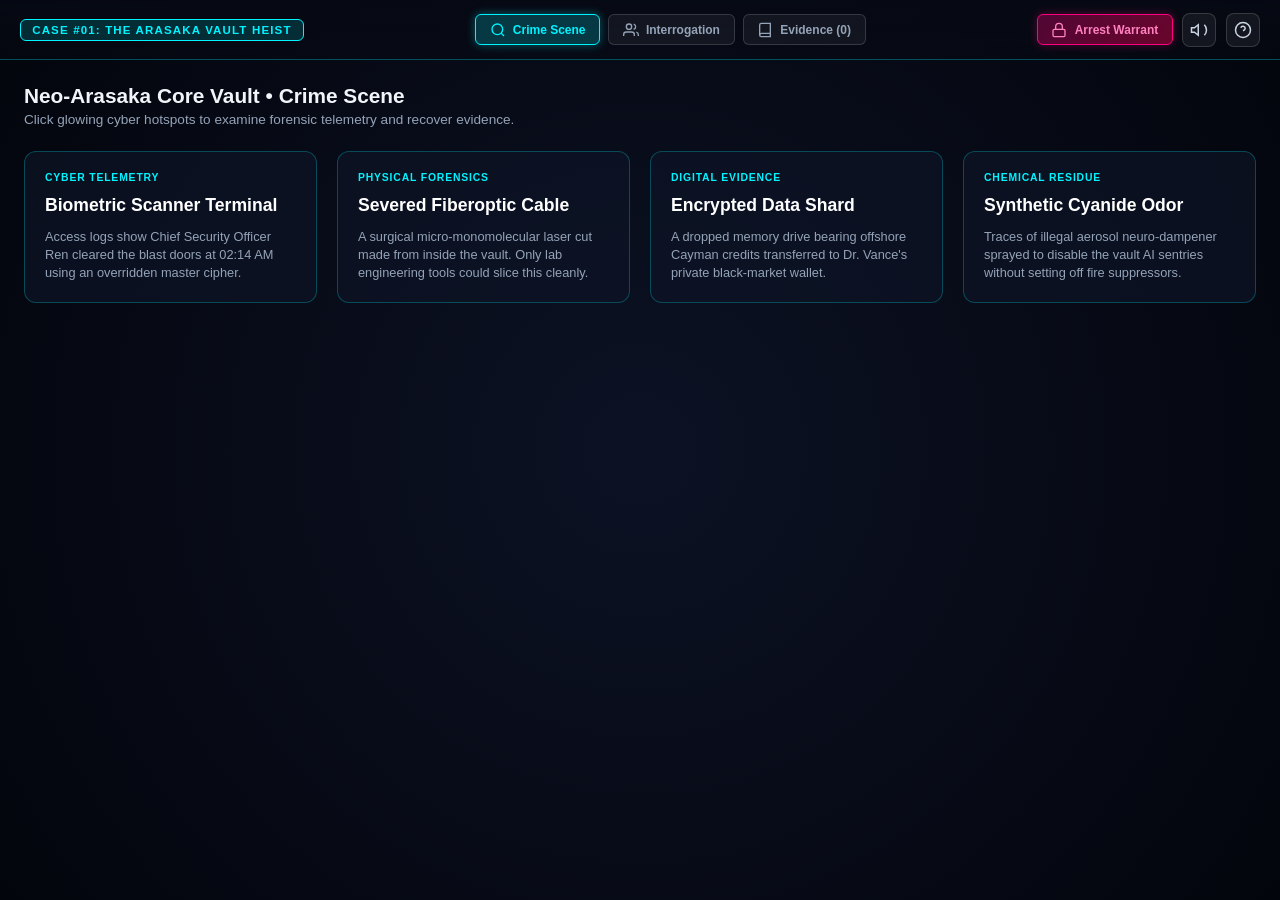
<file: games/detective-mystery_babin/index.html>
<!DOCTYPE html>
<html lang="en">
<head>
  <meta charset="UTF-8">
  <meta name="viewport" content="width=device-width, initial-scale=1.0, user-scalable=no, maximum-scale=1.0">
  <title>Detective Mystery: Neo-Tokyo Syndicate</title>
  <link rel="stylesheet" href="style.css">
</head>
<body>
  <div class="mystery-container">
    <!-- Top Agency Terminal Header -->
    <div class="agency-header">
      <div class="header-left">
        <div class="badge-case" id="case-badge">CASE #01: VAULT BREACH</div>
      </div>

      <div class="header-tabs">
        <button class="nav-tab active" data-view="crime-scene">
          <svg width="16" height="16" viewBox="0 0 24 24" fill="none" stroke="currentColor" stroke-width="2"><circle cx="11" cy="11" r="8"></circle><line x1="21" y1="21" x2="16.65" y2="16.65"></line></svg>
          <span>Crime Scene</span>
        </button>
        <button class="nav-tab" data-view="interrogation">
          <svg width="16" height="16" viewBox="0 0 24 24" fill="none" stroke="currentColor" stroke-width="2"><path d="M17 21v-2a4 4 0 0 0-4-4H5a4 4 0 0 0-4 4v2"></path><circle cx="9" cy="7" r="4"></circle><path d="M23 21v-2a4 4 0 0 0-3-3.87"></path><path d="M16 3.13a4 4 0 0 1 0 7.75"></path></svg>
          <span>Interrogation</span>
        </button>
        <button class="nav-tab" data-view="notebook">
          <svg width="16" height="16" viewBox="0 0 24 24" fill="none" stroke="currentColor" stroke-width="2"><path d="M4 19.5A2.5 2.5 0 0 1 6.5 17H20"></path><path d="M6.5 2H20v20H6.5A2.5 2.5 0 0 1 4 19.5v-15A2.5 2.5 0 0 1 6.5 2z"></path></svg>
          <span>Evidence (<span id="clue-count">0</span>)</span>
        </button>
      </div>

      <div class="header-right">
        <button id="warrant-btn" class="warrant-btn" type="button">
          <svg width="16" height="16" viewBox="0 0 24 24" fill="none" stroke="currentColor" stroke-width="2"><rect x="3" y="11" width="18" height="11" rx="2" ry="2"></rect><path d="M7 11V7a5 5 0 0 1 10 0v4"></path></svg>
          <span>Arrest Warrant</span>
        </button>
        <button id="sound-btn" class="hud-icon-btn" type="button" aria-label="Toggle Sound" title="Sound">
          <svg id="sound-on" width="18" height="18" viewBox="0 0 24 24" fill="none" stroke="currentColor" stroke-width="2"><polygon points="11 5 6 9 2 9 2 15 6 15 11 19 11 5"></polygon><path d="M19.07 4.93a10 10 0 0 1 0 14.14"></path></svg>
          <svg id="sound-off" class="hidden" width="18" height="18" viewBox="0 0 24 24" fill="none" stroke="currentColor" stroke-width="2"><polygon points="11 5 6 9 2 9 2 15 6 15 11 19 11 5"></polygon><line x1="23" y1="9" x2="17" y2="15"></line></svg>
        </button>
        <button id="help-btn" class="hud-icon-btn" type="button" aria-label="Instructions" title="Detective Dossier">
          <svg width="18" height="18" viewBox="0 0 24 24" fill="none" stroke="currentColor" stroke-width="2"><circle cx="12" cy="12" r="10"></circle><path d="M9.09 9a3 3 0 0 1 5.83 1c0 2-3 3-3 3"></path><line x1="12" y1="17" x2="12.01" y2="17"></line></svg>
        </button>
      </div>
    </div>

    <!-- Main Dynamic Viewport -->
    <div class="viewport-content">

      <!-- View 1: Crime Scene Hotspot Investigation -->
      <div class="view-panel active" id="view-crime-scene">
        <div class="scene-header">
          <h3>Neo-Arasaka Core Vault • Crime Scene</h3>
          <p>Click glowing cyber hotspots to examine forensic telemetry and recover evidence.</p>
        </div>
        <div class="hotspots-grid" id="hotspots-grid"></div>
      </div>

      <!-- View 2: Interrogation Room -->
      <div class="view-panel" id="view-interrogation">
        <div class="interrogation-layout">
          <!-- Suspects Roster Sidebar -->
          <div class="suspects-sidebar" id="suspects-list"></div>

          <!-- Active Suspect Dialogue & Contradiction Board -->
          <div class="dialogue-board" id="dialogue-board">
            <div class="suspect-profile-header">
              <div class="portrait-avatar" id="active-avatar">
                <svg width="40" height="40" viewBox="0 0 24 24" fill="none" stroke="currentColor" stroke-width="1.5"><circle cx="12" cy="7" r="4"></circle><path d="M5.5 21v-2a6.5 6.5 0 0 1 13 0v2"></path></svg>
              </div>
              <div>
                <h2 id="active-name">Select a suspect</h2>
                <span class="suspect-role" id="active-role">Neo-Tokyo Department of Investigation</span>
              </div>
            </div>
            <div class="testimony-box">
              <p id="active-testimony">Review suspect profiles and interrogate them to uncover lies.</p>
            </div>
            <div class="contradiction-action-row">
              <span class="contra-label">PRESENT CONTRADICTORY EVIDENCE:</span>
              <div class="evidence-selector" id="evidence-selector"></div>
            </div>
            <div class="feedback-msg hidden" id="contra-feedback"></div>
          </div>
        </div>
      </div>

      <!-- View 3: Evidence Notebook -->
      <div class="view-panel" id="view-notebook">
        <div class="notebook-grid" id="notebook-grid"></div>
      </div>
    </div>

    <!-- Clue Discovery Toast Overlay -->
    <div class="clue-toast hidden" id="clue-toast">
      <div class="clue-toast-icon">
        <svg width="24" height="24" viewBox="0 0 24 24" fill="none" stroke="currentColor" stroke-width="2"><path d="M12 2v20M17 5H9.5a3.5 3.5 0 0 0 0 7h5a3.5 3.5 0 0 1 0 7H6"></path></svg>
      </div>
      <div>
        <h4 id="clue-toast-title">EVIDENCE SECURED</h4>
        <p id="clue-toast-desc">Evidence added to your forensic notebook.</p>
      </div>
    </div>

    <!-- Arrest Warrant Modal -->
    <div class="overlay-modal hidden" id="warrant-modal">
      <div class="warrant-card">
        <div class="modal-top">
          <h2>Formal Indictment & Arrest Warrant</h2>
          <button id="close-warrant-btn" class="close-x" type="button" aria-label="Close">
            <svg width="20" height="20" viewBox="0 0 24 24" fill="none" stroke="currentColor" stroke-width="2"><line x1="18" y1="6" x2="6" y2="18"></line><line x1="6" y1="6" x2="18" y2="18"></line></svg>
          </button>
        </div>
        <div class="warrant-form">
          <div class="form-group">
            <label>1. ACCUSED CULPRIT:</label>
            <select id="warrant-suspect"></select>
          </div>
          <div class="form-group">
            <label>2. MOTIVE:</label>
            <select id="warrant-motive"></select>
          </div>
          <div class="form-group">
            <label>3. INCRIMINATING EVIDENCE:</label>
            <select id="warrant-evidence"></select>
          </div>
          <button id="execute-warrant-btn" class="action-glow-btn" type="button">ISSUE ARREST WARRANT</button>
        </div>
      </div>
    </div>

    <!-- Verdict Screen -->
    <div class="overlay-modal hidden" id="verdict-modal">
      <div class="verdict-card">
        <div class="badge-tag" id="verdict-badge">JUDGMENT RENDERED</div>
        <h1 class="verdict-title" id="verdict-title">CASE SOLVED</h1>
        <p class="verdict-desc" id="verdict-desc">You accurately deduced the perpetrator and closed the file.</p>
        <button id="new-case-btn" class="action-glow-btn" type="button">LOAD NEXT CASE</button>
      </div>
    </div>

    <!-- Tutorial Dossier Modal -->
    <div class="overlay-modal hidden" id="help-modal">
      <div class="warrant-card max-w">
        <div class="modal-top">
          <h2>Detective Dossier & Protocols</h2>
          <button id="close-help-btn" class="close-x" type="button" aria-label="Close">
            <svg width="20" height="20" viewBox="0 0 24 24" fill="none" stroke="currentColor" stroke-width="2"><line x1="18" y1="6" x2="6" y2="18"></line><line x1="6" y1="6" x2="18" y2="18"></line></svg>
          </button>
        </div>
        <div class="dossier-body">
          <p>• <strong>Crime Scene:</strong> Explore physical and digital hotspots (Biometric terminal, broken glass, comms chips) to gather evidence.</p>
          <p>• <strong>Interrogation:</strong> Question 4 unique corporate suspects. Their testimony contains contradictory alibis.</p>
          <p>• <strong>Expose Contradictions:</strong> Select contradictory evidence from your notebook and present it to break their alibi.</p>
          <p>• <strong>Verdict:</strong> Once satisfied, issue an arrest warrant naming the Culprit, Motive, and Critical Evidence.</p>
        </div>
      </div>
    </div>
  </div>

  <script src="game.js"></script>
</body>
</html>
</file>
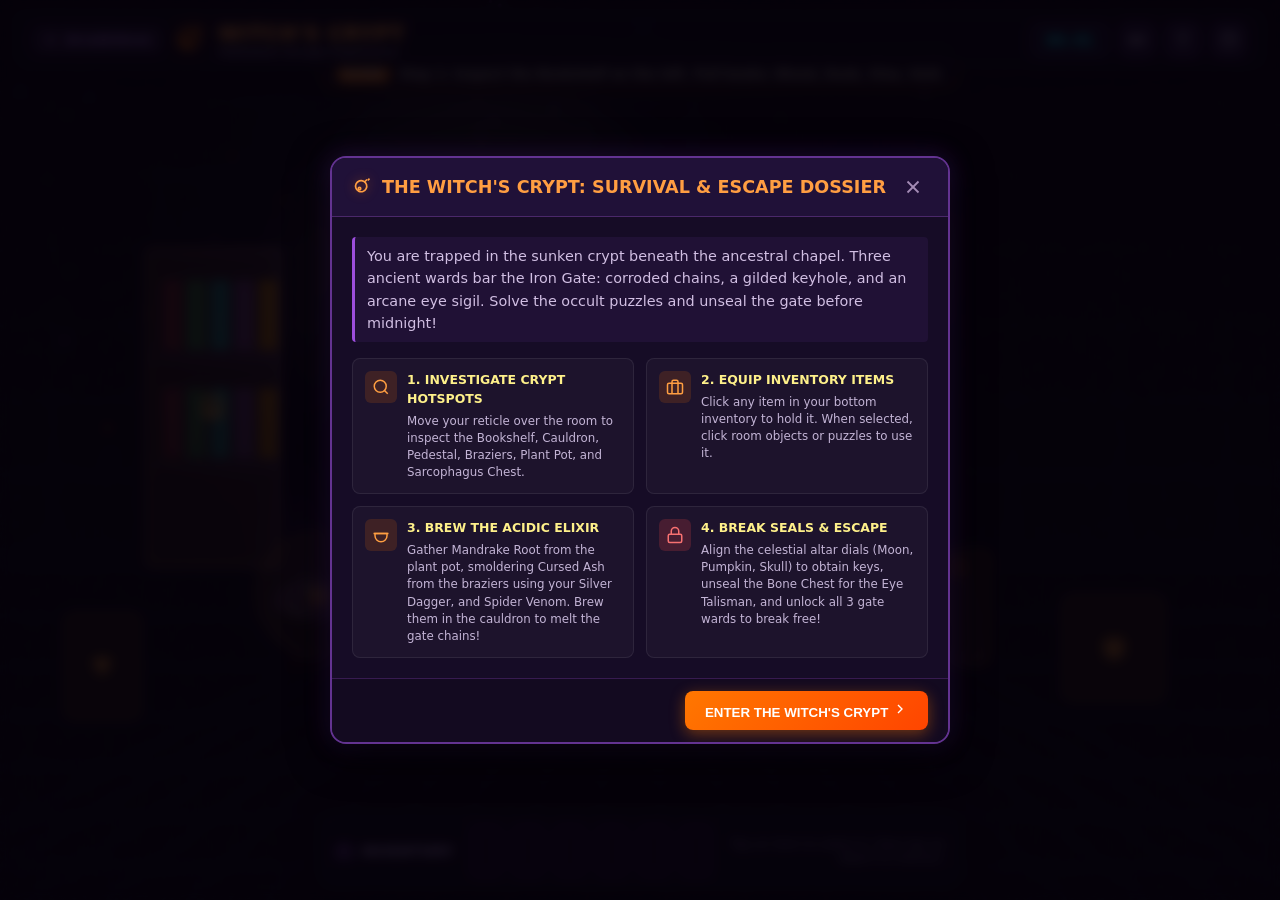
<file: games/escape-room_debasmita/index.html>
<!DOCTYPE html>
<html lang="en">
<head>
  <meta charset="UTF-8">
  <meta name="viewport" content="width=device-width, initial-scale=1.0">
  <title>Halloween Escape: Witch's Crypt</title>
  <link rel="stylesheet" href="style.css">
</head>
<body>
  <!-- Header / Navigation HUD -->
  <header class="crypt-header" aria-label="Witch Crypt Escape Header">
    <div class="title-area">
      <a class="back-link" href="../../index.html" title="Return to ArcadeVerse Hub">
        <svg viewBox="0 0 24 24" fill="none" stroke="currentColor" stroke-width="2" width="16" height="16">
          <path d="M19 12H5M12 19l-7-7 7-7"></path>
        </svg>
        <span>ArcadeVerse</span>
      </a>
      <svg class="title-icon" viewBox="0 0 24 24" fill="none" stroke="currentColor" stroke-width="2">
        <path d="M21 2l-2 2m-1-1l-3 3m2 8A6 6 0 1 1 5 8a6 6 0 0 1 12 6z"></path>
        <circle cx="9" cy="14" r="1.5"></circle>
      </svg>
      <div class="title-text">
        <h1>WITCH'S CRYPT</h1>
        <p>Halloween Escape Experience</p>
      </div>
    </div>

    <div class="header-controls">
      <div class="timer-box" id="timerBox">00:00</div>
      <button class="btn-icon" id="soundToggle" title="Toggle Sound">
        <!-- Volume SVG -->
        <svg id="soundIcon" viewBox="0 0 24 24" fill="none" stroke="currentColor" stroke-width="2">
          <polygon points="11 5 6 9 2 9 2 15 6 15 11 19 11 5"></polygon>
          <path d="M19.07 4.93a10 10 0 0 1 0 14.14M15.54 8.46a5 5 0 0 1 0 7.07"></path>
        </svg>
      </button>
      <button class="btn-icon" id="hintBtn" title="Request Spooky Hint">
        <svg viewBox="0 0 24 24" fill="none" stroke="currentColor" stroke-width="2">
          <line x1="9" y1="18" x2="15" y2="18"></line>
          <line x1="10" y1="22" x2="14" y2="22"></line>
          <path d="M15.09 14c.18-.98.65-1.74 1.41-2.5A4.65 4.65 0 0 0 18 8 6 6 0 0 0 6 8c0 1 .23 2.23 1.5 3.5.76.76 1.23 1.52 1.41 2.5"></path>
        </svg>
      </button>
      <button class="btn-icon" id="helpBtn" title="How to Play">
        <svg viewBox="0 0 24 24" fill="none" stroke="currentColor" stroke-width="2">
          <circle cx="12" cy="12" r="10"></circle>
          <path d="M9.09 9a3 3 0 0 1 5.83 1c0 2-3 3-3 3"></path>
          <line x1="12" y1="17" x2="12.01" y2="17"></line>
        </svg>
      </button>
    </div>
  </header>

  <!-- Floating Escape Tracker -->
  <div class="escape-tracker" id="escapeTracker" aria-live="polite" role="region" aria-label="Crypt Escape Guide">
    <span class="escape-pill">GUIDE</span>
    <span class="escape-text" id="escapeText">Step 1: Inspect the Bookshelf on the left. Pull books: Blood, Dusk, Vine, Void.</span>
  </div>

  <!-- Interactive Room Viewport -->
  <main class="crypt-viewport">
    <div class="room-stage" id="roomStage">
      <!-- Animated Canvas Background -->
      <canvas id="roomCanvas" width="960" height="540"></canvas>
      <div class="fog-overlay"></div>
      <div class="film-grain-overlay" aria-hidden="true"></div>

      <!-- Interactive Dynamic Investigation Reticle -->
      <div class="investigation-reticle" id="investigationReticle" aria-hidden="true">
        <div class="reticle-crosshair"></div>
        <div class="reticle-label" id="reticleLabel">
          <span class="reticle-text" id="reticleText">Examine</span>
        </div>
      </div>

      <!-- Interactive Hotspots overlay -->
      <div class="hotspots-container" id="hotspotsContainer">
        <!-- Gate hotspot -->
        <div class="hotspot" id="hotspotGate" style="top: 20%; left: 40.5%; width: 19%; height: 44.5%; border-radius: 90px 90px 0 0;">
          <svg viewBox="0 0 24 24" fill="none" stroke="currentColor" stroke-width="2">
            <rect x="3" y="11" width="18" height="11" rx="2" ry="2"></rect>
            <path d="M7 11V7a5 5 0 0 1 10 0v4"></path>
          </svg>
          <span class="hotspot-label">Iron Crypt Gate</span>
        </div>

        <!-- Bookshelf hotspot -->
        <div class="hotspot" id="hotspotBooks" style="top: 27.5%; left: 11.4%; width: 10.5%; height: 35.5%; border-radius: 8px;">
          <svg viewBox="0 0 24 24" fill="none" stroke="currentColor" stroke-width="2">
            <path d="M4 19.5A2.5 2.5 0 0 1 6.5 17H20"></path>
            <path d="M6.5 2H20v20H6.5A2.5 2.5 0 0 1 4 19.5v-15A2.5 2.5 0 0 1 6.5 2z"></path>
          </svg>
          <span class="hotspot-label">Grimoire Bookshelf</span>
        </div>

        <!-- Cauldron hotspot -->
        <div class="hotspot" id="hotspotCauldron" style="top: 59%; left: 20%; width: 10%; height: 14%; border-radius: 50%;">
          <svg viewBox="0 0 24 24" fill="none" stroke="currentColor" stroke-width="2">
            <path d="M4 10h16v3a8 8 0 0 1-16 0v-3z"></path>
            <path d="M2 10h20"></path>
            <path d="M7 18l-3 4m13-4l3 4"></path>
          </svg>
          <span class="hotspot-label">Alchemical Cauldron</span>
        </div>

        <!-- Runic Pedestal hotspot -->
        <div class="hotspot" id="hotspotPedestal" style="top: 61%; left: 68.5%; width: 9%; height: 13%; border-radius: 12px;">
          <svg viewBox="0 0 24 24" fill="none" stroke="currentColor" stroke-width="2">
            <circle cx="12" cy="12" r="9"></circle>
            <circle cx="12" cy="12" r="4"></circle>
            <line x1="12" y1="3" x2="12" y2="7"></line>
            <line x1="12" y1="17" x2="12" y2="21"></line>
          </svg>
          <span class="hotspot-label">Runic Pedestal</span>
        </div>

        <!-- Bone Chest hotspot -->
        <div class="hotspot" id="hotspotChest" style="top: 66%; left: 83%; width: 8%; height: 12%; border-radius: 10px;">
          <svg viewBox="0 0 24 24" fill="none" stroke="currentColor" stroke-width="2">
            <polygon points="12 2 2 7 12 12 22 7 12 2"></polygon>
            <polyline points="2 17 12 22 22 17"></polyline>
            <polyline points="2 12 12 17 22 12"></polyline>
          </svg>
          <span class="hotspot-label">Bone Relic Chest</span>
        </div>

        <!-- Wall Torches hotspot -->
        <div class="hotspot" id="hotspotTorches" style="top: 24%; left: 69%; width: 5%; height: 12%; border-radius: 8px;">
          <svg viewBox="0 0 24 24" fill="none" stroke="currentColor" stroke-width="2">
            <path d="M12 2c1.5 3 4 5 4 8a4 4 0 0 1-8 0c0-3 2.5-5 4-8z"></path>
            <line x1="12" y1="12" x2="12" y2="22"></line>
          </svg>
          <span class="hotspot-label">Braziers & Torches</span>
        </div>

        <!-- Plant pot hotspot (for Mandrake Root) -->
        <div class="hotspot" id="hotspotPlant" style="top: 68%; left: 5%; width: 6%; height: 12%; border-radius: 10px;">
          <svg viewBox="0 0 24 24" fill="none" stroke="currentColor" stroke-width="2">
            <path d="M12 22v-8"></path>
            <path d="M5 12h14"></path>
            <path d="M12 7c-2-3-7-3-7 1 0 4 5 6 7 6s7-2 7-6c0-4-5-4-7-1z"></path>
          </svg>
          <span class="hotspot-label">Dead Nightshade Pot</span>
        </div>
      </div>

      <!-- Toast Message -->
      <div class="crypt-toast" id="cryptToast">Inspect the room to search for clues.</div>
    </div>

    <!-- Bottom Inventory Panel -->
    <div class="inventory-panel" aria-label="Crypt Bag Inventory">
      <div class="inventory-title">
        <svg viewBox="0 0 24 24" fill="none" stroke="currentColor" stroke-width="2">
          <rect x="2" y="7" width="20" height="14" rx="2" ry="2"></rect>
          <path d="M16 21V5a2 2 0 0 0-2-2h-4a2 2 0 0 0-2 2v16"></path>
        </svg>
        <span>Inventory</span>
      </div>

      <div class="inventory-slots" id="inventorySlots">
        <!-- 6 slots generated by JS -->
      </div>

      <div class="inventory-hint" id="invDetail">
        Tap an item to select it, then tap an object to interact.
      </div>
    </div>
  </main>

  <!-- Modals -->

  <!-- Bookshelf Modal -->
  <div class="modal-overlay" id="modalBookshelf">
    <div class="modal-box">
      <div class="modal-header">
        <h3>
          <svg width="20" height="20" viewBox="0 0 24 24" fill="none" stroke="currentColor" stroke-width="2">
            <path d="M4 19.5A2.5 2.5 0 0 1 6.5 17H20"></path>
            <path d="M6.5 2H20v20H6.5A2.5 2.5 0 0 1 4 19.5v-15A2.5 2.5 0 0 1 6.5 2z"></path>
          </svg>
          Arcane Grimoire Bookshelf
        </h3>
        <button class="modal-close" data-close="modalBookshelf">
          <svg viewBox="0 0 24 24" stroke="currentColor" stroke-width="2"><line x1="18" y1="6" x2="6" y2="18"></line><line x1="6" y1="6" x2="18" y2="18"></line></svg>
        </button>
      </div>
      <div class="modal-body">
        <p>Four weathered grimoires rest upon the carved mahogany shelf. Above them, an ancient occult riddle is etched in faded crimson into the stone:</p>
        <p style="margin: 12px 0; font-style: italic; color: #ffca65; text-align: center; border-left: 3px solid #ff7700; padding: 8px 14px; background: rgba(255, 119, 0, 0.08); line-height: 1.5;">
          "When darkness blankets ancient bones,<br>
          First spills the <strong>BLOOD</strong> to soak the stones.<br>
          Then <strong>DUSK</strong> descends with fading light,<br>
          The choking <strong>VINE</strong> claims all in sight,<br>
          Until the <strong>VOID</strong> consumes the night."
        </p>
        <p style="font-size: 0.85rem; color: #b59bd8; text-align: center;">Pull the grimoires in the correct ritual sequence:</p>
        
        <div class="bookshelf-shelf" id="booksRow">
          <div class="book book-red" data-color="red">BLOOD</div>
          <div class="book book-blue" data-color="blue">DUSK</div>
          <div class="book book-green" data-color="green">VINE</div>
          <div class="book book-purple" data-color="purple">VOID</div>
        </div>
        <p id="bookshelfStatus" style="text-align: center; font-size: 0.85rem; min-height: 1.2rem; color: #00f2fe;"></p>
      </div>
      <div class="modal-footer">
        <button class="btn-secondary" id="resetBooksBtn">Reset Sequence</button>
        <button class="btn-primary" data-close="modalBookshelf">Step Back</button>
      </div>
    </div>
  </div>

  <!-- Cauldron Modal -->
  <div class="modal-overlay" id="modalCauldron">
    <div class="modal-box">
      <div class="modal-header">
        <h3>
          <svg width="20" height="20" viewBox="0 0 24 24" fill="none" stroke="currentColor" stroke-width="2">
            <path d="M4 10h16v3a8 8 0 0 1-16 0v-3z"></path>
            <path d="M2 10h20"></path>
          </svg>
          The Witch's Cauldron
        </h3>
        <button class="modal-close" data-close="modalCauldron">
          <svg viewBox="0 0 24 24" stroke="currentColor" stroke-width="2"><line x1="18" y1="6" x2="6" y2="18"></line><line x1="6" y1="6" x2="18" y2="18"></line></svg>
        </button>
      </div>
      <div class="modal-body">
        <p>A foul, simmering brew bubbles with an unearthly glow. The recipe page pinned nearby calls for an <strong>Acidic Elixir</strong> to melt corroded iron chains.</p>
        <p style="margin: 10px 0; font-style: italic; color: #38ef7d; text-align: center; background: rgba(56, 239, 125, 0.08); padding: 6px 12px; border-radius: 6px;">
          Required: Spider Venom + Mandrake Root + Cursed Ash
        </p>

        <div class="cauldron-interactive">
          <div class="cauldron-pot">
            <div class="cauldron-liquid" id="cauldronLiquid"></div>
          </div>
          <div class="cauldron-ingredients-list" id="cauldronIngredients">
            <div class="ingredient-badge" id="badgeVenom">Spider Venom</div>
            <div class="ingredient-badge" id="badgeRoot">Mandrake Root</div>
            <div class="ingredient-badge" id="badgeAsh">Cursed Ash</div>
          </div>
        </div>
        <p id="cauldronStatus" style="text-align: center; font-size: 0.9rem; min-height: 1.4rem; color: #ffaa32;"></p>
      </div>
      <div class="modal-footer">
        <button class="btn-primary" id="brewCauldronBtn">Add Selected Item</button>
      </div>
    </div>
  </div>

  <!-- Runic Pedestal Modal -->
  <div class="modal-overlay" id="modalPedestal">
    <div class="modal-box">
      <div class="modal-header">
        <h3>
          <svg width="20" height="20" viewBox="0 0 24 24" fill="none" stroke="currentColor" stroke-width="2">
            <circle cx="12" cy="12" r="9"></circle>
          </svg>
          Runic Celestial Pedestal
        </h3>
        <button class="modal-close" data-close="modalPedestal">
          <svg viewBox="0 0 24 24" stroke="currentColor" stroke-width="2"><line x1="18" y1="6" x2="6" y2="18"></line><line x1="6" y1="6" x2="18" y2="18"></line></svg>
        </button>
      </div>
      <div class="modal-body">
        <p>Three heavy stone discs are set into the altar. A carving above reads:</p>
        <p style="margin: 12px 0; font-style: italic; color: #ff9e42; text-align: center; border-left: 3px solid #ff9e42; padding: 8px 14px; background: rgba(255, 158, 66, 0.08); line-height: 1.5;">
          "Three celestial harbingers seal the crypt:<br>
          First: The Crescent <strong>MOON</strong> ascendant in twilight,<br>
          Second: The carved <strong>PUMPKIN</strong> burning through midnight,<br>
          Third: The silent <strong>SKULL</strong> slumbering in death."
        </p>
        <p style="font-size: 0.85rem; color: #a48cb5; text-align: center;">Rotate the symbols into alignment (Moon • Pumpkin • Skull):</p>

        <div class="runic-dials-row">
          <!-- Dial 1 -->
          <div class="dial-column">
            <button class="dial-btn" data-dial="0" data-dir="up">UP</button>
            <div class="dial-display" id="dialDisplay0"></div>
            <button class="dial-btn" data-dial="0" data-dir="down">DN</button>
          </div>
          <!-- Dial 2 -->
          <div class="dial-column">
            <button class="dial-btn" data-dial="1" data-dir="up">UP</button>
            <div class="dial-display" id="dialDisplay1"></div>
            <button class="dial-btn" data-dial="1" data-dir="down">DN</button>
          </div>
          <!-- Dial 3 -->
          <div class="dial-column">
            <button class="dial-btn" data-dial="2" data-dir="up">UP</button>
            <div class="dial-display" id="dialDisplay2"></div>
            <button class="dial-btn" data-dial="2" data-dir="down">DN</button>
          </div>
        </div>
        <p id="pedestalStatus" style="text-align: center; font-size: 0.9rem; min-height: 1.4rem; color: #00f2fe;"></p>
      </div>
      <div class="modal-footer">
        <button class="btn-primary" id="checkPedestalBtn">Unlock Altar</button>
      </div>
    </div>
  </div>

  <!-- Torches Modal -->
  <div class="modal-overlay" id="modalTorches">
    <div class="modal-box">
      <div class="modal-header">
        <h3>
          <svg width="20" height="20" viewBox="0 0 24 24" fill="none" stroke="currentColor" stroke-width="2">
            <path d="M12 2c1.5 3 4 5 4 8a4 4 0 0 1-8 0c0-3 2.5-5 4-8z"></path>
          </svg>
          Braziers & Crypt Fire
        </h3>
        <button class="modal-close" data-close="modalTorches">
          <svg viewBox="0 0 24 24" stroke="currentColor" stroke-width="2"><line x1="18" y1="6" x2="6" y2="18"></line><line x1="6" y1="6" x2="18" y2="18"></line></svg>
        </button>
      </div>
      <div class="modal-body">
        <p>A ceremonial brazier burns with eerie purple flames. Piles of smoldering cursed ash fill the bottom basin. There is also an inscription on the stone pillar:</p>
        <p style="margin: 12px 0; padding: 10px; background: rgba(157, 78, 221, 0.15); border-left: 3px solid #9d4edd; border-radius: 4px; font-style: italic; color: #e0ccf7;">
          "The flame cleanses all impurity; gather the embers with cold silver."
        </p>
        <div style="display: flex; justify-content: center; margin: 16px 0;">
          <button class="btn-primary" id="gatherAshBtn">Scrape Cursed Ash</button>
        </div>
        <p id="torchesStatus" style="text-align: center; font-size: 0.85rem; color: #ffaa32;"></p>
      </div>
      <div class="modal-footer">
        <button class="btn-secondary" data-close="modalTorches">Leave</button>
      </div>
    </div>
  </div>

  <!-- Bone Chest Modal -->
  <div class="modal-overlay" id="modalChest">
    <div class="modal-box">
      <div class="modal-header">
        <h3>
          <svg width="20" height="20" viewBox="0 0 24 24" fill="none" stroke="currentColor" stroke-width="2">
            <polygon points="12 2 2 7 12 12 22 7 12 2"></polygon>
          </svg>
          Sarcophagus Relic Chest
        </h3>
        <button class="modal-close" data-close="modalChest">
          <svg viewBox="0 0 24 24" stroke="currentColor" stroke-width="2"><line x1="18" y1="6" x2="6" y2="18"></line><line x1="6" y1="6" x2="18" y2="18"></line></svg>
        </button>
      </div>
      <div class="modal-body">
        <p>A heavy sarcophagus chest bound with ossified bone seals. It features a keyhole shaped like a human vertebra.</p>
        <div style="text-align: center; margin: 20px 0;">
          <svg width="64" height="64" viewBox="0 0 24 24" fill="none" stroke="#9d4edd" stroke-width="2">
            <rect x="2" y="7" width="20" height="14" rx="2" ry="2"></rect>
            <circle cx="12" cy="14" r="2"></circle>
            <line x1="12" y1="16" x2="12" y2="19"></line>
          </svg>
        </div>
        <p id="chestStatus" style="text-align: center; color: #ffaa32; min-height: 1.2rem;"></p>
      </div>
      <div class="modal-footer">
        <button class="btn-primary" id="unlockChestBtn">Use Bone Key</button>
      </div>
    </div>
  </div>

  <!-- Iron Gate Modal -->
  <div class="modal-overlay" id="modalGate">
    <div class="modal-box">
      <div class="modal-header">
        <h3>
          <svg width="20" height="20" viewBox="0 0 24 24" fill="none" stroke="currentColor" stroke-width="2">
            <rect x="3" y="11" width="18" height="11" rx="2" ry="2"></rect>
          </svg>
          The Iron Crypt Gate
        </h3>
        <button class="modal-close" data-close="modalGate">
          <svg viewBox="0 0 24 24" stroke="currentColor" stroke-width="2"><line x1="18" y1="6" x2="6" y2="18"></line><line x1="6" y1="6" x2="18" y2="18"></line></svg>
        </button>
      </div>
      <div class="modal-body">
        <p>A massive gate of rusted iron bars stands between you and the misty graveyard outside. It is secured by three dark seals:</p>

        <div class="gate-locks-row">
          <div class="gate-lock-card" id="lockChains">
            <svg viewBox="0 0 24 24" fill="none" stroke="currentColor" stroke-width="2">
              <path d="M10 13a5 5 0 0 0 7.54.54l3-3a5 5 0 0 0-7.07-7.07l-1.72 1.71"></path>
              <path d="M14 11a5 5 0 0 0-7.54-.54l-3 3a5 5 0 0 0 7.07 7.07l1.71-1.71"></path>
            </svg>
            <span>Corroded Chains</span>
          </div>

          <div class="gate-lock-card" id="lockKeyhole">
            <svg viewBox="0 0 24 24" fill="none" stroke="currentColor" stroke-width="2">
              <circle cx="12" cy="12" r="10"></circle>
              <path d="M12 8v4m0 4h.01"></path>
            </svg>
            <span>Gilded Keyhole</span>
          </div>

          <div class="gate-lock-card" id="lockSigil">
            <svg viewBox="0 0 24 24" fill="none" stroke="currentColor" stroke-width="2">
              <circle cx="12" cy="12" r="3"></circle>
              <path d="M12 2a10 10 0 0 0-10 10c0 4.5 3 8 7 9.5"></path>
            </svg>
            <span>Arcane Socket</span>
          </div>
        </div>

        <p id="gateStatus" style="text-align: center; color: #ffaa32; min-height: 1.4rem;"></p>
      </div>
      <div class="modal-footer">
        <button class="btn-primary" id="interactGateBtn">Apply Selected Item</button>
      </div>
    </div>
  </div>

  <!-- Occult Survival & Escape Dossier Modal -->
  <div class="modal-overlay open" id="modalHelp" role="dialog" aria-modal="true" aria-labelledby="dossierTitle">
    <div class="modal-box dossier-modal">
      <div class="modal-header">
        <h3 id="dossierTitle">
          <svg width="20" height="20" viewBox="0 0 24 24" fill="none" stroke="currentColor" stroke-width="2">
            <path d="M21 2l-2 2m-1-1l-3 3m2 8A6 6 0 1 1 5 8a6 6 0 0 1 12 6z"></path>
            <circle cx="9" cy="14" r="1.5"></circle>
          </svg>
          THE WITCH'S CRYPT: SURVIVAL & ESCAPE DOSSIER
        </h3>
        <button class="modal-close" data-close="modalHelp" aria-label="Close guide">
          <svg viewBox="0 0 24 24" stroke="currentColor" stroke-width="2"><line x1="18" y1="6" x2="6" y2="18"></line><line x1="6" y1="6" x2="18" y2="18"></line></svg>
        </button>
      </div>
      <div class="modal-body">
        <p class="dossier-intro">
          You are trapped in the sunken crypt beneath the ancestral chapel. Three ancient wards bar the Iron Gate: corroded chains, a gilded keyhole, and an arcane eye sigil. Solve the occult puzzles and unseal the gate before midnight!
        </p>

        <div class="survival-rules-grid">
          <div class="survival-rule-card">
            <div class="rule-icon">
              <svg viewBox="0 0 24 24" fill="none" stroke="currentColor" stroke-width="2"><circle cx="11" cy="11" r="8"></circle><line x1="21" y1="21" x2="16.65" y2="16.65"></line></svg>
            </div>
            <div class="rule-body">
              <h4>1. INVESTIGATE CRYPT HOTSPOTS</h4>
              <p>Move your reticle over the room to inspect the Bookshelf, Cauldron, Pedestal, Braziers, Plant Pot, and Sarcophagus Chest.</p>
            </div>
          </div>

          <div class="survival-rule-card">
            <div class="rule-icon">
              <svg viewBox="0 0 24 24" fill="none" stroke="currentColor" stroke-width="2"><rect x="2" y="7" width="20" height="14" rx="2" ry="2"></rect><path d="M16 21V5a2 2 0 0 0-2-2h-4a2 2 0 0 0-2 2v16"></path></svg>
            </div>
            <div class="rule-body">
              <h4>2. EQUIP INVENTORY ITEMS</h4>
              <p>Click any item in your bottom inventory to hold it. When selected, click room objects or puzzles to use it.</p>
            </div>
          </div>

          <div class="survival-rule-card">
            <div class="rule-icon">
              <svg viewBox="0 0 24 24" fill="none" stroke="currentColor" stroke-width="2"><path d="M4 10h16v3a8 8 0 0 1-16 0v-3z"></path><path d="M2 10h20"></path></svg>
            </div>
            <div class="rule-body">
              <h4>3. BREW THE ACIDIC ELIXIR</h4>
              <p>Gather Mandrake Root from the plant pot, smoldering Cursed Ash from the braziers using your Silver Dagger, and Spider Venom. Brew them in the cauldron to melt the gate chains!</p>
            </div>
          </div>

          <div class="survival-rule-card">
            <div class="rule-icon danger">
              <svg viewBox="0 0 24 24" fill="none" stroke="currentColor" stroke-width="2"><rect x="3" y="11" width="18" height="11" rx="2" ry="2"></rect><path d="M7 11V7a5 5 0 0 1 10 0v4"></path></svg>
            </div>
            <div class="rule-body">
              <h4>4. BREAK SEALS & ESCAPE</h4>
              <p>Align the celestial altar dials (Moon, Pumpkin, Skull) to obtain keys, unseal the Bone Chest for the Eye Talisman, and unlock all 3 gate wards to break free!</p>
            </div>
          </div>
        </div>
      </div>
      <div class="modal-footer">
        <button class="btn-primary" data-close="modalHelp" id="btnStartGame">
          <span>ENTER THE WITCH'S CRYPT</span>
          <svg viewBox="0 0 24 24" fill="none" stroke="currentColor" stroke-width="2" width="16" height="16"><polyline points="9 18 15 12 9 6"></polyline></svg>
        </button>
      </div>
    </div>
  </div>

  <!-- Victory Modal -->
  <div class="modal-overlay" id="modalVictory">
    <div class="modal-box">
      <div class="modal-body victory-card">
        <h2 class="victory-title">YOU ESCAPED!</h2>
        <p style="color: #c9a7eb;">The heavy iron gate swings open, and the cool autumn night air greets your escape from the witch's crypt!</p>
        
        <div class="victory-stats">
          <div class="stat-item">
            <span class="stat-val" id="vicTime">02:45</span>
            <span class="stat-lbl">Time Taken</span>
          </div>
          <div class="stat-item">
            <span class="stat-val" id="vicRating">Archmage</span>
            <span class="stat-lbl">Rank</span>
          </div>
        </div>

        <button class="btn-primary" id="playAgainBtn" style="width: 100%; padding: 12px; font-size: 1.05rem;">Play Again</button>
      </div>
    </div>
  </div>

  <script src="game.js"></script>
</body>
</html>
</file>
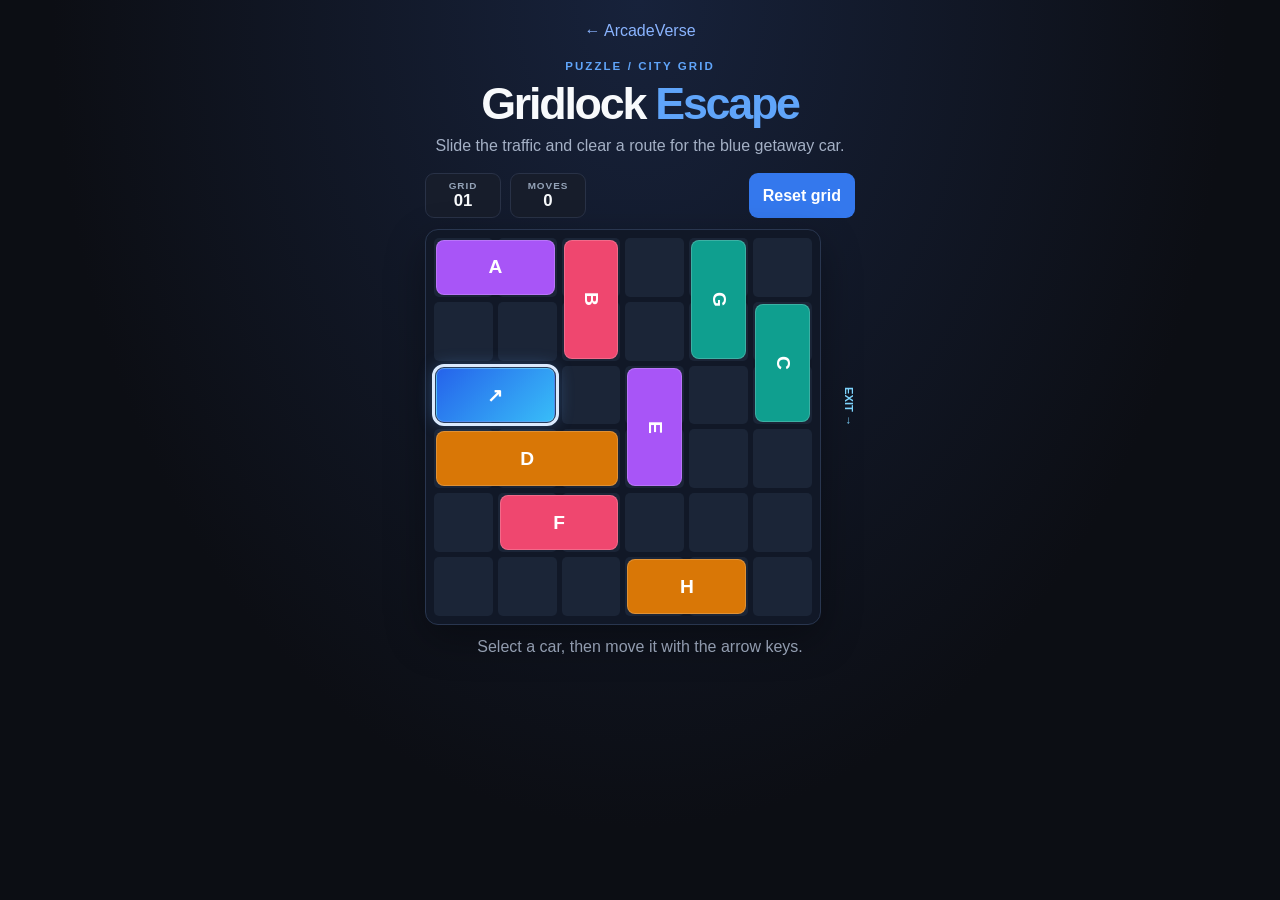
<file: games/gridlock-escape_joitapaul/index.html>
<!DOCTYPE html>
<html lang="en">
<head>
  <meta charset="UTF-8">
  <meta name="viewport" content="width=device-width, initial-scale=1.0">
  <meta name="theme-color" content="#0c0e14">
  <title>Gridlock Escape | ArcadeVerse</title>
  <link rel="stylesheet" href="style.css">
</head>
<body>
  <main class="game-shell">
    <header>
      <a class="back-link" href="../../index.html">← ArcadeVerse</a>
      <p class="eyebrow">PUZZLE / CITY GRID</p>
      <h1>Gridlock <span>Escape</span></h1>
      <p class="subtitle">Slide the traffic and clear a route for the blue getaway car.</p>
    </header>
    <section class="status-row" aria-label="Puzzle status">
      <div class="status-box"><span>GRID</span><strong id="level">01</strong></div>
      <div class="status-box"><span>MOVES</span><strong id="moves">0</strong></div>
      <button id="restart" type="button">Reset grid</button>
    </section>
    <div class="board-wrap">
      <div id="board" class="board" role="grid" aria-label="Traffic puzzle board"></div>
      <span class="exit-label">EXIT →</span>
    </div>
    <p id="message" class="message" aria-live="polite">Select a car, then move it with the arrow keys.</p>
    <div class="controls" aria-label="Move selected car">
      <button type="button" data-move="-1" aria-label="Move selected car backward">←</button>
      <button type="button" data-move="1" aria-label="Move selected car forward">→</button>
    </div>
  </main>
  <script src="game.js"></script>
</body>
</html>
</file>
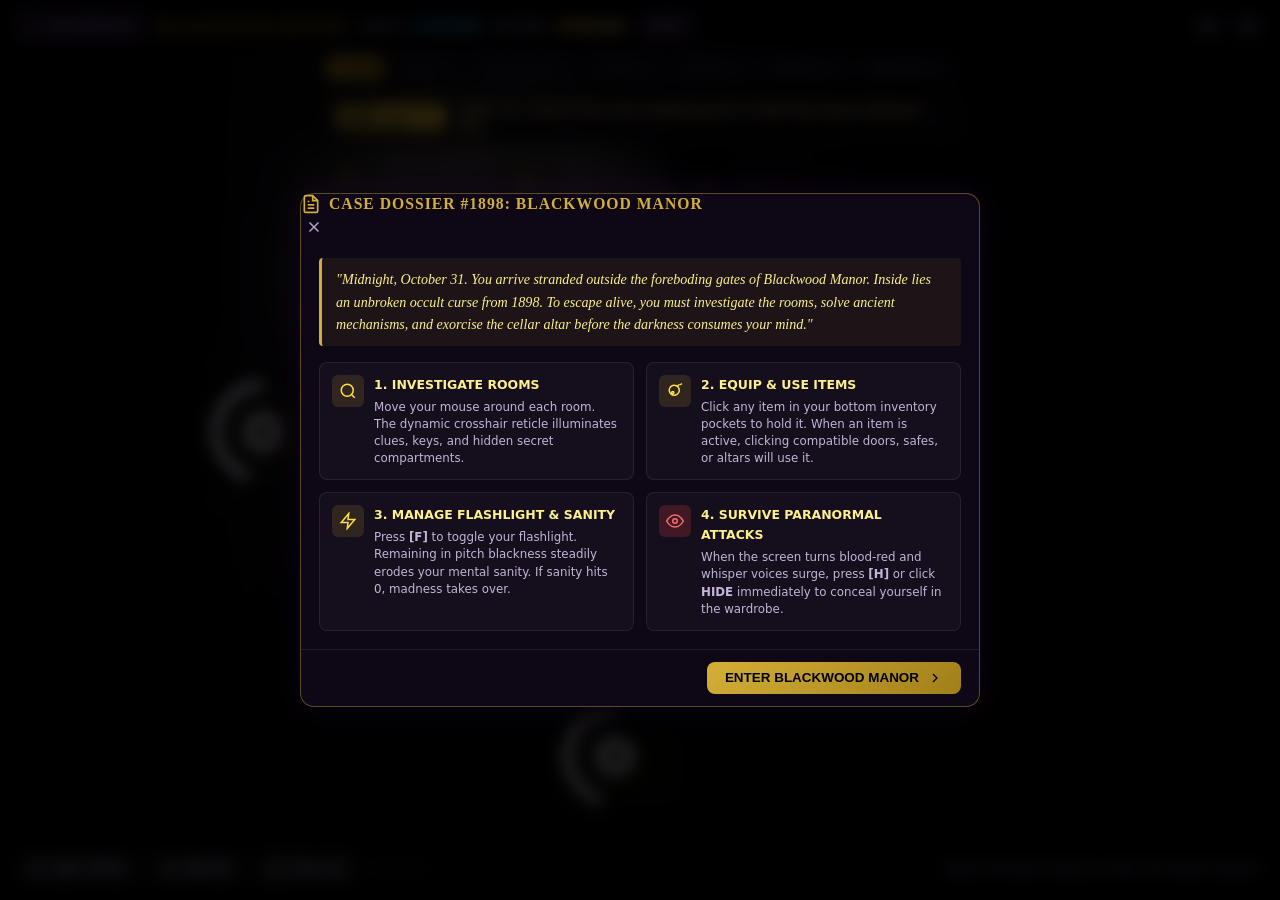
<file: games/haunted-house_debasmita/index.html>
<!DOCTYPE html>
<html lang="en">
<head>
  <meta charset="UTF-8">
  <meta name="viewport" content="width=device-width, initial-scale=1.0, maximum-scale=1.0, user-scalable=no">
  <title>Haunted House: The Curse Within</title>
  <link rel="stylesheet" href="style.css">
</head>
<body>
  <!-- Fullscreen Mansion Canvas Stage -->
  <div class="mansion-frame" id="mansionFrame">
    <canvas id="mansionCanvas"></canvas>
    <div class="hotspots-layer" id="hotspotsLayer"></div>
  </div>

  <!-- Ambient FX & Film Grain Overlays -->
  <div class="lightning-flash" id="lightningFx" aria-hidden="true"></div>
  <div class="panic-vignette" id="panicVignette" aria-hidden="true"></div>
  <div class="horror-overlay" aria-hidden="true"></div>
  <div class="film-grain-overlay" aria-hidden="true"></div>

  <!-- Interactive Dynamic Investigation Reticle -->
  <div class="investigation-reticle" id="investigationReticle" aria-hidden="true">
    <div class="reticle-crosshair"></div>
    <div class="reticle-label" id="reticleLabel">
      <span class="reticle-icon" id="reticleIcon"></span>
      <span class="reticle-text" id="reticleText">Examine</span>
    </div>
  </div>

  <!-- Realistic Wardrobe Eye-Slit Hiding Overlay -->
  <div class="wardrobe-slit-overlay" id="wardrobeSlitOverlay" aria-hidden="true">
    <div class="slit-shutter top"></div>
    <div class="slit-view">
      <div class="slit-breathing-indicator">
        <svg viewBox="0 0 24 24" fill="none" stroke="currentColor" stroke-width="2" width="20" height="20">
          <path d="M12 2a10 10 0 1 0 10 10H12V2z"></path>
        </svg>
        <span>HOLDING BREATH... CONCEALED IN WARDROBE</span>
      </div>
    </div>
    <div class="slit-shutter bottom"></div>
  </div>

  <!-- Paranormal Threat Alert -->
  <div class="paranormal-banner" id="paranormalBanner" role="alert">
    <svg viewBox="0 0 24 24" fill="none" stroke="currentColor" stroke-width="2" width="20" height="20">
      <path d="M10.29 3.86L1.82 18a2 2 0 0 0 1.71 3h16.94a2 2 0 0 0 1.71-3L13.71 3.86a2 2 0 0 0-3.42 0z"></path>
      <line x1="12" y1="9" x2="12" y2="13"></line>
      <line x1="12" y1="17" x2="12.01" y2="17"></line>
    </svg>
    <span>AN UNSEEN PRESENCE STALKS THE ROOM! PRESS [H] OR CLICK HIDE!</span>
  </div>

  <!-- Floating Sleek Top HUD -->
  <header class="mansion-header" role="banner">
    <div class="header-left-pod">
      <a class="back-link" href="../../index.html" title="Return to ArcadeVerse Hub">
        <svg viewBox="0 0 24 24" fill="none" stroke="currentColor" stroke-width="2" width="16" height="16">
          <path d="M19 12H5M12 19l-7-7 7-7"></path>
        </svg>
        <span>ArcadeVerse</span>
      </a>

      <div class="title-box">
        <h1>BLACKWOOD MANOR</h1>
      </div>

      <!-- Sanity Meter -->
      <div class="meter-group" title="Mental Sanity (Keep light on to preserve)">
        <span class="meter-label">SANITY</span>
        <div class="meter-track">
          <div class="meter-fill-sanity" id="sanityBar" style="width: 100%;"></div>
        </div>
      </div>

      <!-- Battery Meter -->
      <div class="meter-group" title="Flashlight Battery">
        <span class="meter-label">BATTERY</span>
        <div class="meter-track">
          <div class="meter-fill-battery" id="batteryBar" style="width: 100%;"></div>
        </div>
      </div>

      <div class="threat-badge" id="threatBadge">Quiet</div>
    </div>

    <div class="header-right-pod">
      <button class="btn-icon" id="soundToggle" title="Audio Toggle" type="button" aria-label="Toggle atmospheric sound">
        <svg id="soundIcon" viewBox="0 0 24 24" fill="none" stroke="currentColor" stroke-width="2">
          <polygon points="11 5 6 9 2 9 2 15 6 15 11 19 11 5"></polygon>
          <path d="M19.07 4.93a10 10 0 0 1 0 14.14M15.54 8.46a5 5 0 0 1 0 7.07"></path>
        </svg>
      </button>
      <button class="btn-icon" id="helpBtn" title="Investigator's Dossier & Survival Guide" type="button" aria-label="Open survival guide">
        <svg viewBox="0 0 24 24" fill="none" stroke="currentColor" stroke-width="2">
          <circle cx="12" cy="12" r="10"></circle>
          <path d="M9.09 9a3 3 0 0 1 5.83 1c0 2-3 3-3 3"></path>
          <line x1="12" y1="17" x2="12.01" y2="17"></line>
        </svg>
      </button>
    </div>
  </header>

  <!-- Floating Rooms Nav Bar -->
  <!-- Floating Rooms Nav Bar -->
  <nav class="rooms-nav" id="roomsNav" aria-label="Mansion Floor Navigation">
    <button class="room-tab active" data-room="porch">Porch</button>
    <button class="room-tab locked" data-room="foyer" id="tabFoyer">Foyer</button>
    <button class="room-tab locked" data-room="parlor" id="tabParlor">Living Room</button>
    <button class="room-tab locked" data-room="library" id="tabLibrary">Library</button>
    <button class="room-tab locked" data-room="kitchen" id="tabKitchen">Kitchen</button>
    <button class="room-tab locked" data-room="bedroom" id="tabBedroom">Bedroom</button>
    <button class="room-tab locked" data-room="basement" id="tabBasement">Basement</button>
  </nav>

  <!-- Floating Case Objective Tracker -->
  <div class="case-tracker" id="caseTracker" aria-live="polite" role="region" aria-label="Current Investigation Objective">
    <span class="case-pill">CASE OBJECTIVE</span>
    <span class="case-text" id="caseText">Search the rain-soaked porch to find the brass entrance key.</span>
  </div>

  <!-- Floating Bottom Action & Inventory Dock -->
  <footer class="bottom-dock" role="contentinfo" aria-label="Investigator Action Dock">
    <button class="dock-btn" id="btnFlashlight" title="Toggle Flashlight Beam [F]" type="button">
      <svg viewBox="0 0 24 24" fill="none" stroke="currentColor" stroke-width="2">
        <polygon points="13 2 3 14 12 14 11 22 21 10 12 10 13 2"></polygon>
      </svg>
      <span id="lightLabel">Light: ON [F]</span>
    </button>

    <button class="dock-btn btn-hide" id="btnHide" title="Hide from stalking specters [H]" type="button">
      <svg viewBox="0 0 24 24" fill="none" stroke="currentColor" stroke-width="2">
        <path d="M1 12s4-8 11-8 11 8 11 8-4 8-11 8-11-8-11-8z"></path>
        <circle cx="12" cy="12" r="3"></circle>
      </svg>
      <span id="hideLabel">Hide [H]</span>
    </button>

    <button class="dock-btn" id="btnJournal" title="View Discovered Notes & Clues" type="button">
      <svg viewBox="0 0 24 24" fill="none" stroke="currentColor" stroke-width="2">
        <path d="M4 19.5A2.5 2.5 0 0 1 6.5 17H20"></path>
        <path d="M6.5 2H20v20H6.5A2.5 2.5 0 0 1 4 19.5v-15A2.5 2.5 0 0 1 6.5 2z"></path>
      </svg>
      <span>Case Log</span>
    </button>

    <div class="inventory-tray" id="inventoryTray" aria-label="Inventory pockets"></div>

    <div class="dock-hint" id="dockHint">
      Search the porch steps to enter the locked mansion.
    </div>
  </footer>

  <!-- Modals -->

  <!-- Opening Cinematic Investigator Dossier / How to Play -->
  <div class="modal-backdrop open" id="modalHelp" role="dialog" aria-modal="true" aria-labelledby="dossierTitle">
    <div class="modal-window dossier-modal">
      <div class="modal-head">
        <h3 id="dossierTitle">
          <svg width="20" height="20" viewBox="0 0 24 24" fill="none" stroke="currentColor" stroke-width="2">
            <path d="M14 2H6a2 2 0 0 0-2 2v16a2 2 0 0 0 2 2h12a2 2 0 0 0 2-2V8z"></path>
            <polyline points="14 2 14 8 20 8"></polyline>
            <line x1="16" y1="13" x2="8" y2="13"></line>
            <line x1="16" y1="17" x2="8" y2="17"></line>
            <polyline points="10 9 9 9 8 9"></polyline>
          </svg>
          CASE DOSSIER #1898: BLACKWOOD MANOR
        </h3>
        <button class="modal-close-btn" data-close="modalHelp" type="button" aria-label="Close dossier">
          <svg viewBox="0 0 24 24" stroke="currentColor" stroke-width="2"><line x1="18" y1="6" x2="6" y2="18"></line><line x1="6" y1="6" x2="18" y2="18"></line></svg>
        </button>
      </div>
      <div class="modal-content">
        <div class="dossier-intro">
          <p class="typewriter-quote">
            "Midnight, October 31. You arrive stranded outside the foreboding gates of Blackwood Manor. Inside lies an unbroken occult curse from 1898. To escape alive, you must investigate the rooms, solve ancient mechanisms, and exorcise the cellar altar before the darkness consumes your mind."
          </p>
        </div>

        <div class="survival-rules-grid">
          <div class="survival-rule-card">
            <div class="rule-icon">
              <svg viewBox="0 0 24 24" fill="none" stroke="currentColor" stroke-width="2"><circle cx="11" cy="11" r="8"></circle><line x1="21" y1="21" x2="16.65" y2="16.65"></line></svg>
            </div>
            <div class="rule-body">
              <h4>1. INVESTIGATE ROOMS</h4>
              <p>Move your mouse around each room. The dynamic crosshair reticle illuminates clues, keys, and hidden secret compartments.</p>
            </div>
          </div>

          <div class="survival-rule-card">
            <div class="rule-icon">
              <svg viewBox="0 0 24 24" fill="none" stroke="currentColor" stroke-width="2"><path d="M21 2l-2 2m-1-1l-3 3m2 8A6 6 0 1 1 5 8a6 6 0 0 1 12 6z"></path><circle cx="9" cy="14" r="1.5"></circle></svg>
            </div>
            <div class="rule-body">
              <h4>2. EQUIP & USE ITEMS</h4>
              <p>Click any item in your bottom inventory pockets to hold it. When an item is active, clicking compatible doors, safes, or altars will use it.</p>
            </div>
          </div>

          <div class="survival-rule-card">
            <div class="rule-icon">
              <svg viewBox="0 0 24 24" fill="none" stroke="currentColor" stroke-width="2"><polygon points="13 2 3 14 12 14 11 22 21 10 12 10 13 2"></polygon></svg>
            </div>
            <div class="rule-body">
              <h4>3. MANAGE FLASHLIGHT & SANITY</h4>
              <p>Press <strong>[F]</strong> to toggle your flashlight. Remaining in pitch blackness steadily erodes your mental sanity. If sanity hits 0, madness takes over.</p>
            </div>
          </div>

          <div class="survival-rule-card">
            <div class="rule-icon danger">
              <svg viewBox="0 0 24 24" fill="none" stroke="currentColor" stroke-width="2"><path d="M1 12s4-8 11-8 11 8 11 8-4 8-11 8-11-8-11-8z"></path><circle cx="12" cy="12" r="3"></circle></svg>
            </div>
            <div class="rule-body">
              <h4>4. SURVIVE PARANORMAL ATTACKS</h4>
              <p>When the screen turns blood-red and whisper voices surge, press <strong>[H]</strong> or click <strong>HIDE</strong> immediately to conceal yourself in the wardrobe.</p>
            </div>
          </div>
        </div>
      </div>
      <div class="modal-foot">
        <button class="btn-primary" data-close="modalHelp" id="btnStartGame" type="button">
          <span>ENTER BLACKWOOD MANOR</span>
          <svg viewBox="0 0 24 24" fill="none" stroke="currentColor" stroke-width="2" width="16" height="16"><polyline points="9 18 15 12 9 6"></polyline></svg>
        </button>
      </div>
    </div>
  </div>

  <!-- Case Journal Modal -->
  <div class="modal-backdrop" id="modalJournal" role="dialog" aria-modal="true" aria-labelledby="journalTitle">
    <div class="modal-window">
      <div class="modal-head">
        <h3 id="journalTitle">
          <svg width="18" height="18" viewBox="0 0 24 24" fill="none" stroke="currentColor" stroke-width="2">
            <path d="M4 19.5A2.5 2.5 0 0 1 6.5 17H20"></path>
            <path d="M6.5 2H20v20H6.5A2.5 2.5 0 0 1 4 19.5v-15A2.5 2.5 0 0 1 6.5 2z"></path>
          </svg>
          Blackwood Case Log & Evidence
        </h3>
        <button class="modal-close-btn" data-close="modalJournal" type="button" aria-label="Close case log">
          <svg viewBox="0 0 24 24" stroke="currentColor" stroke-width="2"><line x1="18" y1="6" x2="6" y2="18"></line><line x1="6" y1="6" x2="18" y2="18"></line></svg>
        </button>
      </div>
      <div class="modal-content" id="journalContent">
        <p style="color: #a894bd; font-style: italic;">No evidence discovered yet. Search diaries, photographs, and records throughout the manor.</p>
      </div>
      <div class="modal-foot">
        <button class="btn-primary" data-close="modalJournal" type="button">Close</button>
      </div>
    </div>
  </div>

  <!-- Living Room Safe Dial Modal -->
  <div class="modal-backdrop" id="modalSafe" role="dialog" aria-modal="true" aria-labelledby="safeTitle">
    <div class="modal-window">
      <div class="modal-head">
        <h3 id="safeTitle">
          <svg width="18" height="18" viewBox="0 0 24 24" fill="none" stroke="currentColor" stroke-width="2">
            <rect x="3" y="11" width="18" height="11" rx="2"></rect>
            <circle cx="12" cy="16" r="2"></circle>
          </svg>
          Lord Blackwood's Antique Dial Safe
        </h3>
        <button class="modal-close-btn" data-close="modalSafe" type="button" aria-label="Close safe">
          <svg viewBox="0 0 24 24" stroke="currentColor" stroke-width="2"><line x1="18" y1="6" x2="6" y2="18"></line><line x1="6" y1="6" x2="18" y2="18"></line></svg>
        </button>
      </div>
      <div class="modal-content">
        <p>A heavy cast-iron safe embedded into the masonry behind Archibald's portrait:</p>
        <p style="text-align: center; font-style: italic; color: #ffca7a; margin: 10px 0; border-left: 3px solid #ffca7a; padding: 4px 10px; background: rgba(255, 202, 122, 0.08);">
          Clue: Check the founding year inscribed on Master Archibald's fireplace portrait (1898)
        </p>

        <div class="combo-dial-row">
          <div class="combo-digit-box">
            <button class="digit-btn" data-dial="0" data-dir="up" type="button">▲</button>
            <div class="digit-display" id="safeDigit0">1</div>
            <button class="digit-btn" data-dial="0" data-dir="down" type="button">▼</button>
          </div>
          <div class="combo-digit-box">
            <button class="digit-btn" data-dial="1" data-dir="up" type="button">▲</button>
            <div class="digit-display" id="safeDigit1">8</div>
            <button class="digit-btn" data-dial="1" data-dir="down" type="button">▼</button>
          </div>
          <div class="combo-digit-box">
            <button class="digit-btn" data-dial="2" data-dir="up" type="button">▲</button>
            <div class="digit-display" id="safeDigit2">9</div>
            <button class="digit-btn" data-dial="2" data-dir="down" type="button">▼</button>
          </div>
          <div class="combo-digit-box">
            <button class="digit-btn" data-dial="3" data-dir="up" type="button">▲</button>
            <div class="digit-display" id="safeDigit3">0</div>
            <button class="digit-btn" data-dial="3" data-dir="down" type="button">▼</button>
          </div>
        </div>
        <p id="safeStatus" style="text-align: center; color: #ffaa32; min-height: 1.2rem;"></p>
      </div>
      <div class="modal-foot">
        <button class="btn-primary" id="btnUnlockSafe" type="button">Turn Tumbler</button>
      </div>
    </div>
  </div>

  <!-- Basement Breaker Modal -->
  <div class="modal-backdrop" id="modalBreaker" role="dialog" aria-modal="true" aria-labelledby="breakerTitle">
    <div class="modal-window">
      <div class="modal-head">
        <h3 id="breakerTitle">
          <svg width="18" height="18" viewBox="0 0 24 24" fill="none" stroke="currentColor" stroke-width="2">
            <polygon points="13 2 3 14 12 14 11 22 21 10 12 10 13 2"></polygon>
          </svg>
          Subterranean Electrical Breaker Box
        </h3>
        <button class="modal-close-btn" data-close="modalBreaker" type="button" aria-label="Close breaker box">
          <svg viewBox="0 0 24 24" stroke="currentColor" stroke-width="2"><line x1="18" y1="6" x2="6" y2="18"></line><line x1="6" y1="6" x2="18" y2="18"></line></svg>
        </button>
      </div>
      <div class="modal-content">
        <p>The auxiliary breaker controls power to the electromagnetic storm door and basement lights.</p>
        <div style="background: rgba(255, 119, 0, 0.12); border-left: 3px solid #ff7700; padding: 6px 12px; margin: 10px 0; border-radius: 4px; font-size: 0.82rem; color: #ffca7a;">
          Circuit Blueprint: Breaker 1: [UP] • Breaker 2: [DOWN] • Breaker 3: [UP] • Breaker 4: [UP]
        </div>
        <div style="display: flex; justify-content: center; gap: 10px; margin: 16px 0;" id="breakerSwitchesRow"></div>
        <p id="breakerStatus" style="text-align: center; color: #ffca7a; min-height: 1.2rem;"></p>
      </div>
      <div class="modal-foot">
        <button class="btn-primary" id="btnEngageBreaker" type="button">Engage Lever</button>
      </div>
    </div>
  </div>

  <!-- Altar Ritual Modal -->
  <div class="modal-backdrop" id="modalAltar" role="dialog" aria-modal="true" aria-labelledby="altarTitle">
    <div class="modal-window">
      <div class="modal-head">
        <h3 id="altarTitle">
          <svg width="18" height="18" viewBox="0 0 24 24" fill="none" stroke="currentColor" stroke-width="2">
            <polygon points="12 2 15.09 8.26 22 9.27 17 14.14 18.18 21.02 12 17.77 5.82 21.02 7 14.14 2 9.27 8.91 8.26 12 2"></polygon>
          </svg>
          Crypt Exorcism Ritual Pentagram
        </h3>
        <button class="modal-close-btn" data-close="modalAltar" type="button" aria-label="Close altar">
          <svg viewBox="0 0 24 24" stroke="currentColor" stroke-width="2"><line x1="18" y1="6" x2="6" y2="18"></line><line x1="6" y1="6" x2="18" y2="18"></line></svg>
        </button>
      </div>
      <div class="modal-content">
        <p>To break the Blackwood curse forever, three consecrated components must be positioned on the sigil:</p>
        <ul style="margin: 10px 0 10px 20px; font-size: 0.85rem; line-height: 1.7;">
          <li>1. <strong>Eleanor's Golden Locket</strong> (Found in Master Bedroom Music Box)</li>
          <li>2. <strong>Light 4 Sacred Candles</strong> (Matchbox from Kitchen Drawer)</li>
          <li>3. <strong>Consecrated Salt Circle</strong> (Kitchen Pantry)</li>
        </ul>
        <p id="altarStatus" style="text-align: center; color: #00f2fe; min-height: 1.4rem; font-weight: bold;"></p>
      </div>
      <div class="modal-foot">
        <button class="btn-secondary" id="btnQuickEscape" type="button">Flee Through Hatch</button>
        <button class="btn-primary" id="btnPerformRitual" type="button">Perform Exorcism</button>
      </div>
    </div>
  </div>

  <!-- Endings Modal -->
  <div class="modal-backdrop" id="modalEnding" role="dialog" aria-modal="true" aria-labelledby="endingTitle">
    <div class="modal-window">
      <div class="modal-content ending-card">
        <h2 class="ending-title" id="endingTitle">ESCAPE</h2>
        <div class="ending-desc" id="endingText"></div>
        <button class="btn-primary" id="btnRestartGame" style="padding: 8px 20px;" type="button">Investigate Again</button>
      </div>
    </div>
  </div>

  <script src="game.js"></script>
</body>
</html>
</file>
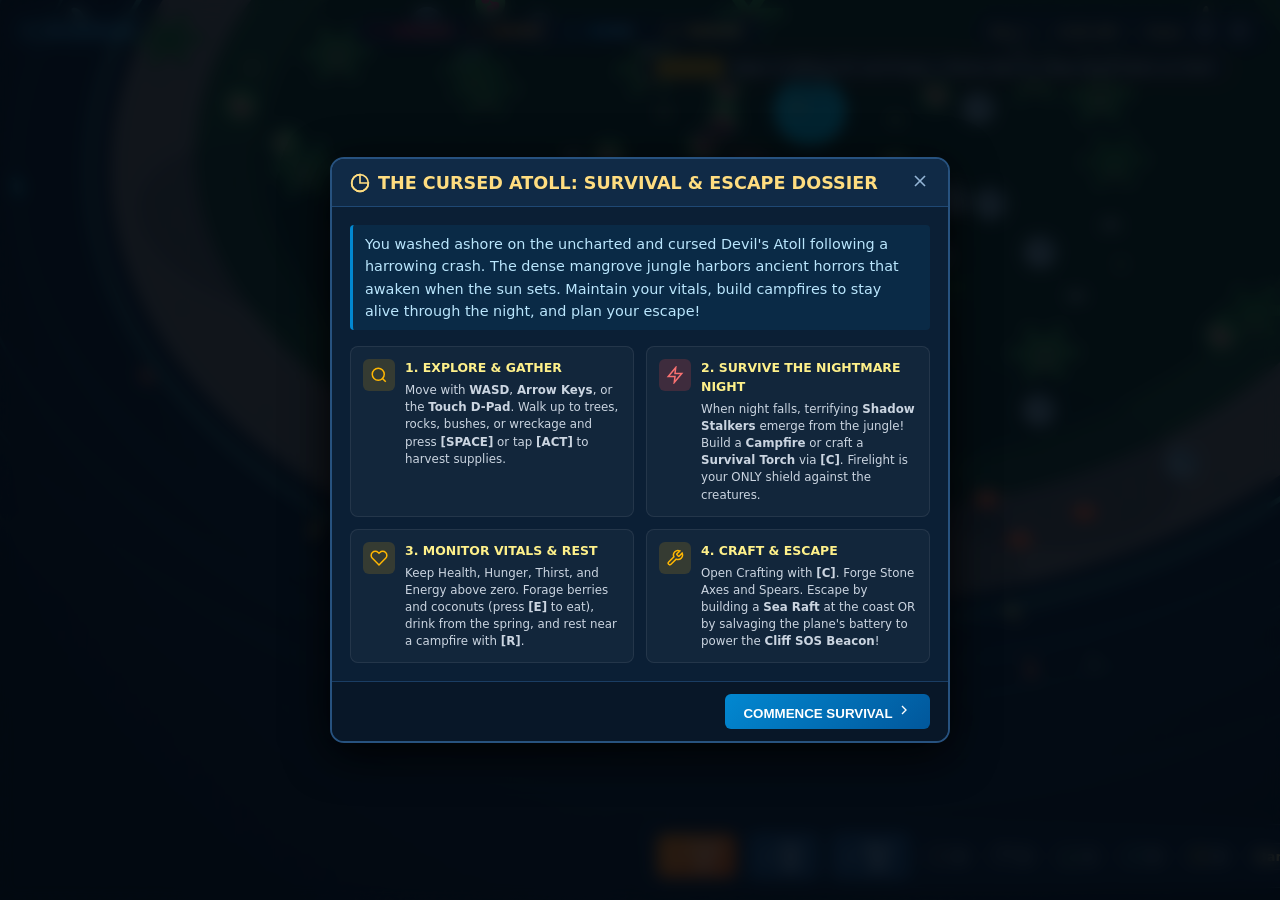
<file: games/island-survival_debasmita/index.html>
<!DOCTYPE html>
<html lang="en">
<head>
  <meta charset="UTF-8">
  <meta name="viewport" content="width=device-width, initial-scale=1.0, maximum-scale=1.0, user-scalable=no">
  <title>Island Survival: Lost Beyond the Shore</title>
  <link rel="stylesheet" href="style.css">
</head>
<body>
  <!-- Fullscreen Canvas -->
  <canvas id="islandCanvas"></canvas>

  <!-- Atmospheric Weather & Horror Overlays -->
  <div class="storm-lightning" id="lightningFx" aria-hidden="true"></div>
  <div class="weather-overlay" id="weatherFx" aria-hidden="true"></div>
  <div class="panic-vignette" id="panicVignette" aria-hidden="true"></div>
  <div class="film-grain-overlay" aria-hidden="true"></div>

  <!-- Dusk Threat Alert Banner -->
  <div class="dusk-warning" id="duskWarning" role="alert">
    <svg viewBox="0 0 24 24" fill="none" stroke="currentColor" stroke-width="2" width="18" height="18">
      <path d="M10.29 3.86L1.82 18a2 2 0 0 0 1.71 3h16.94a2 2 0 0 0 1.71-3L13.71 3.86a2 2 0 0 0-3.42 0z"></path>
      <line x1="12" y1="9" x2="12" y2="13"></line>
      <line x1="12" y1="17" x2="12.01" y2="17"></line>
    </svg>
    <span>NIGHTFALL APPROACHES! Stay near your Campfire or ignite a Torch to ward off Shadow Stalkers!</span>
  </div>

  <!-- Notification Banner -->
  <div class="event-toast" id="eventToast">
    You woke up on the misty cursed shore after a harrowing crash.
  </div>

  <!-- Floating Sleek Top HUD -->
  <header class="hud-topbar">
    <a class="back-link" href="../../index.html" title="Return to ArcadeVerse Hub">
      <svg viewBox="0 0 24 24" fill="none" stroke="currentColor" stroke-width="2" width="16" height="16">
        <path d="M19 12H5M12 19l-7-7 7-7"></path>
      </svg>
      <span>ArcadeVerse</span>
    </a>

    <!-- Vitals Pod (Left) -->
    <div class="vitals-pod">
      <!-- Health -->
      <div class="vital-item" title="Health">
        <svg viewBox="0 0 24 24" fill="none" stroke="#ff1744" stroke-width="2">
          <path d="M20.84 4.61a5.5 5.5 0 0 0-7.78 0L12 5.67l-1.06-1.06a5.5 5.5 0 0 0-7.78 7.78l1.06 1.06L12 21.23l7.78-7.78 1.06-1.06a5.5 5.5 0 0 0 0-7.78z"></path>
        </svg>
        <div class="vital-bar">
          <div class="vital-fill fill-hp" id="healthBar" style="width: 100%;"></div>
        </div>
      </div>

      <!-- Hunger -->
      <div class="vital-item" title="Hunger">
        <svg viewBox="0 0 24 24" fill="none" stroke="#f57c00" stroke-width="2">
          <circle cx="12" cy="12" r="9"></circle>
          <path d="M12 7v5l3 3"></path>
        </svg>
        <div class="vital-bar">
          <div class="vital-fill fill-hunger" id="hungerBar" style="width: 100%;"></div>
        </div>
      </div>

      <!-- Thirst -->
      <div class="vital-item" title="Thirst">
        <svg viewBox="0 0 24 24" fill="none" stroke="#0288d1" stroke-width="2">
          <path d="M12 2.69l5.66 5.66a8 8 0 1 1-11.31 0z"></path>
        </svg>
        <div class="vital-bar">
          <div class="vital-fill fill-thirst" id="thirstBar" style="width: 100%;"></div>
        </div>
      </div>

      <!-- Energy -->
      <div class="vital-item" title="Energy / Stamina">
        <svg viewBox="0 0 24 24" fill="none" stroke="#fbc02d" stroke-width="2">
          <polygon points="13 2 3 14 12 14 11 22 21 10 12 10 13 2"></polygon>
        </svg>
        <div class="vital-bar">
          <div class="vital-fill fill-energy" id="energyBar" style="width: 100%;"></div>
        </div>
      </div>
    </div>

    <!-- Time & Weather Pod (Right) -->
    <div class="time-pod">
      <span id="dayText">Day 1</span>
      <span>•</span>
      <span id="timeText">12:00 PM</span>
      <span>•</span>
      <span id="weatherText">Clear</span>
      <button class="icon-btn-mini" id="soundToggle" title="Toggle Sound">
        <svg id="soundIcon" viewBox="0 0 24 24" fill="none" stroke="currentColor" stroke-width="2">
          <polygon points="11 5 6 9 2 9 2 15 6 15 11 19 11 5"></polygon>
          <path d="M19.07 4.93a10 10 0 0 1 0 14.14M15.54 8.46a5 5 0 0 1 0 7.07"></path>
        </svg>
      </button>
      <button class="icon-btn-mini" id="helpBtn" title="Help Guide">
        <svg viewBox="0 0 24 24" fill="none" stroke="currentColor" stroke-width="2">
          <circle cx="12" cy="12" r="10"></circle>
          <path d="M9.09 9a3 3 0 0 1 5.83 1c0 2-3 3-3 3"></path>
          <line x1="12" y1="17" x2="12.01" y2="17"></line>
        </svg>
      </button>
    </div>
  </header>

  <!-- Floating Quest & Objective Guide -->
  <div class="quest-tracker" id="questTracker" aria-live="polite" role="region" aria-label="Current Mission Objective">
    <span class="quest-pill">MISSION</span>
    <span class="quest-text" id="questText">Gather 4 Wood & 3 Stones (Chop Trees / Mine Rocks with [SPACE] or by Clicking)</span>
  </div>

  <!-- Touch On-Screen Controls -->
  <div class="touch-container" aria-label="Mobile Touch Ergonomic Controls">
    <div class="touch-dpad">
      <button class="dpad-btn dpad-up" id="btnUp">UP</button>
      <button class="dpad-btn dpad-left" id="btnLeft">LEFT</button>
      <button class="dpad-btn dpad-right" id="btnRight">RIGHT</button>
      <button class="dpad-btn dpad-down" id="btnDown">DOWN</button>
    </div>

    <button class="touch-act-btn" id="touchAction" title="Interact / Harvest / Attack">
      ACT
    </button>
  </div>

  <!-- Floating Sleek Bottom Hotbar -->
  <footer class="hud-bottombar" aria-label="Survival Resource & Tool Hotbar">
    <button class="hotbar-btn btn-craft" id="btnOpenCrafting">
      <svg viewBox="0 0 24 24" fill="none" stroke="currentColor" stroke-width="2">
        <path d="M14.7 6.3a1 1 0 0 0 0 1.4l1.6 1.6a1 1 0 0 0 1.4 0l3.77-3.77a6 6 0 0 1-7.94 7.94l-6.91 6.91a2.12 2.12 0 0 1-3-3l6.91-6.91a6 6 0 0 1 7.94-7.94l-3.76 3.76z"></path>
      </svg>
      <span>Craft [C]</span>
    </button>

    <button class="hotbar-btn" id="btnEatDrink">
      <svg viewBox="0 0 24 24" fill="none" stroke="currentColor" stroke-width="2">
        <path d="M18 8h1a4 4 0 0 1 0 8h-1"></path>
        <path d="M2 8h16v9a4 4 0 0 1-4 4H6a4 4 0 0 1-4-4V8z"></path>
      </svg>
      <span>Eat [E]</span>
    </button>

    <button class="hotbar-btn" id="btnRest">
      <svg viewBox="0 0 24 24" fill="none" stroke="currentColor" stroke-width="2">
        <path d="M2 4v16"></path>
        <path d="M2 8h18a2 2 0 0 1 2 2v10"></path>
        <path d="M2 17h20"></path>
      </svg>
      <span>Rest [R]</span>
    </button>

    <!-- Resources Quick Readout -->
    <div class="hotbar-slot" title="Wood">
      <svg viewBox="0 0 24 24" fill="none" stroke="#8d6e63" stroke-width="2"><line x1="18" y1="2" x2="6" y2="22"></line><line x1="6" y1="2" x2="18" y2="22"></line></svg>
      <span id="resWood">0</span>
    </div>

    <div class="hotbar-slot" title="Stone">
      <svg viewBox="0 0 24 24" fill="none" stroke="#b0bec5" stroke-width="2"><polygon points="12 2 2 7 12 12 22 7 12 2"></polygon></svg>
      <span id="resStone">0</span>
    </div>

    <div class="hotbar-slot" title="Vines">
      <svg viewBox="0 0 24 24" fill="none" stroke="#66bb6a" stroke-width="2"><path d="M4 12v8a2 2 0 0 0 2 2h12a2 2 0 0 0 2-2v-8"></path><path d="M12 2v14"></path></svg>
      <span id="resVines">0</span>
    </div>

    <div class="hotbar-slot" title="Leaves">
      <svg viewBox="0 0 24 24" fill="none" stroke="#26a69a" stroke-width="2"><path d="M11 20A7 7 0 0 1 9.8 6.1C15.5 5 17 4.48 19 2c1 2 2 4.18 2 8 0 5.5-4.78 10-10 10Z"></path></svg>
      <span id="resLeaves">0</span>
    </div>

    <div class="hotbar-slot" title="Food Stored">
      <svg viewBox="0 0 24 24" fill="none" stroke="#ffca28" stroke-width="2"><circle cx="12" cy="12" r="9"></circle></svg>
      <span id="resFood">0</span>
    </div>

    <div class="hotbar-slot" title="Active Tool">
      <span id="equippedTool" style="color: #ffdd80;">Bare Hands</span>
    </div>
  </footer>

  <!-- Modals -->

  <!-- Crafting Book Modal -->
  <div class="modal-overlay" id="modalCrafting">
    <div class="modal-dialog">
      <div class="modal-header">
        <h3>
          <svg width="20" height="20" viewBox="0 0 24 24" fill="none" stroke="currentColor" stroke-width="2">
            <path d="M14.7 6.3a1 1 0 0 0 0 1.4l1.6 1.6a1 1 0 0 0 1.4 0l3.77-3.77a6 6 0 0 1-7.94 7.94l-6.91 6.91a2.12 2.12 0 0 1-3-3l6.91-6.91a6 6 0 0 1 7.94-7.94l-3.76 3.76z"></path>
          </svg>
          Survival Crafting Manual
        </h3>
        <button class="modal-close" data-close="modalCrafting">
          <svg viewBox="0 0 24 24" stroke="currentColor" stroke-width="2"><line x1="18" y1="6" x2="6" y2="18"></line><line x1="6" y1="6" x2="18" y2="18"></line></svg>
        </button>
      </div>
      <div class="modal-body">
        <p style="font-size: 0.8rem; color: #94bade; margin-bottom: 12px;">Combine harvested resources to craft tools, defensive structures, and escape equipment:</p>
        <div class="crafting-grid" id="craftingGrid"></div>
      </div>
      <div class="modal-footer">
        <button class="btn-primary" data-close="modalCrafting">Close Manual</button>
      </div>
    </div>
  </div>

  <!-- Survival & Horror Escape Dossier Modal -->
  <div class="modal-overlay open" id="modalHelp" role="dialog" aria-modal="true" aria-labelledby="dossierTitle">
    <div class="modal-dialog dossier-modal">
      <div class="modal-header">
        <h3 id="dossierTitle">
          <svg width="20" height="20" viewBox="0 0 24 24" fill="none" stroke="currentColor" stroke-width="2">
            <circle cx="12" cy="12" r="10"></circle>
            <path d="M12 2a10 10 0 1 0 10 10H12V2z"></path>
          </svg>
          THE CURSED ATOLL: SURVIVAL & ESCAPE DOSSIER
        </h3>
        <button class="modal-close" data-close="modalHelp" aria-label="Close guide">
          <svg viewBox="0 0 24 24" stroke="currentColor" stroke-width="2"><line x1="18" y1="6" x2="6" y2="18"></line><line x1="6" y1="6" x2="18" y2="18"></line></svg>
        </button>
      </div>
      <div class="modal-body">
        <p class="dossier-intro">
          You washed ashore on the uncharted and cursed Devil's Atoll following a harrowing crash. The dense mangrove jungle harbors ancient horrors that awaken when the sun sets. Maintain your vitals, build campfires to stay alive through the night, and plan your escape!
        </p>

        <div class="survival-rules-grid">
          <div class="survival-rule-card">
            <div class="rule-icon">
              <svg viewBox="0 0 24 24" fill="none" stroke="currentColor" stroke-width="2"><circle cx="11" cy="11" r="8"></circle><line x1="21" y1="21" x2="16.65" y2="16.65"></line></svg>
            </div>
            <div class="rule-body">
              <h4>1. EXPLORE & GATHER</h4>
              <p>Move with <strong>WASD</strong>, <strong>Arrow Keys</strong>, or the <strong>Touch D-Pad</strong>. Walk up to trees, rocks, bushes, or wreckage and press <strong>[SPACE]</strong> or tap <strong>[ACT]</strong> to harvest supplies.</p>
            </div>
          </div>

          <div class="survival-rule-card">
            <div class="rule-icon danger">
              <svg viewBox="0 0 24 24" fill="none" stroke="currentColor" stroke-width="2"><polygon points="13 2 3 14 12 14 11 22 21 10 12 10 13 2"></polygon></svg>
            </div>
            <div class="rule-body">
              <h4>2. SURVIVE THE NIGHTMARE NIGHT</h4>
              <p>When night falls, terrifying <strong>Shadow Stalkers</strong> emerge from the jungle! Build a <strong>Campfire</strong> or craft a <strong>Survival Torch</strong> via <strong>[C]</strong>. Firelight is your ONLY shield against the creatures.</p>
            </div>
          </div>

          <div class="survival-rule-card">
            <div class="rule-icon">
              <svg viewBox="0 0 24 24" fill="none" stroke="currentColor" stroke-width="2"><path d="M20.84 4.61a5.5 5.5 0 0 0-7.78 0L12 5.67l-1.06-1.06a5.5 5.5 0 0 0-7.78 7.78l1.06 1.06L12 21.23l7.78-7.78 1.06-1.06a5.5 5.5 0 0 0 0-7.78z"></path></svg>
            </div>
            <div class="rule-body">
              <h4>3. MONITOR VITALS & REST</h4>
              <p>Keep Health, Hunger, Thirst, and Energy above zero. Forage berries and coconuts (press <strong>[E]</strong> to eat), drink from the spring, and rest near a campfire with <strong>[R]</strong>.</p>
            </div>
          </div>

          <div class="survival-rule-card">
            <div class="rule-icon">
              <svg viewBox="0 0 24 24" fill="none" stroke="currentColor" stroke-width="2"><path d="M14.7 6.3a1 1 0 0 0 0 1.4l1.6 1.6a1 1 0 0 0 1.4 0l3.77-3.77a6 6 0 0 1-7.94 7.94l-6.91 6.91a2.12 2.12 0 0 1-3-3l6.91-6.91a6 6 0 0 1 7.94-7.94l-3.76 3.76z"></path></svg>
            </div>
            <div class="rule-body">
              <h4>4. CRAFT & ESCAPE</h4>
              <p>Open Crafting with <strong>[C]</strong>. Forge Stone Axes and Spears. Escape by building a <strong>Sea Raft</strong> at the coast OR by salvaging the plane's battery to power the <strong>Cliff SOS Beacon</strong>!</p>
            </div>
          </div>
        </div>
      </div>
      <div class="modal-footer">
        <button class="btn-primary" data-close="modalHelp" id="btnStartGame">
          <span>COMMENCE SURVIVAL</span>
          <svg viewBox="0 0 24 24" fill="none" stroke="currentColor" stroke-width="2" width="16" height="16"><polyline points="9 18 15 12 9 6"></polyline></svg>
        </button>
      </div>
    </div>
  </div>

  <!-- Endings Modal -->
  <div class="modal-overlay" id="modalEnding">
    <div class="modal-dialog">
      <div class="modal-body ending-card">
        <h2 class="ending-title" id="endingTitle">RESCUED!</h2>
        <div style="font-size: 0.95rem; color: #d1e7fc; line-height: 1.6; margin: 14px 0;" id="endingDesc"></div>

        <div class="ending-stats">
          <div class="stat-item">
            <span class="stat-val" id="statDays">1</span>
            <span class="stat-lbl">Days Survived</span>
          </div>
          <div class="stat-item">
            <span class="stat-val" id="statCrafted">0</span>
            <span class="stat-lbl">Items Crafted</span>
          </div>
          <div class="stat-item">
            <span class="stat-val" id="statScore">0</span>
            <span class="stat-lbl">Survival Score</span>
          </div>
        </div>

        <button class="btn-primary" id="btnRestartGame" style="width: 100%; padding: 10px; font-size: 1rem;">Play Again</button>
      </div>
    </div>
  </div>

  <script src="game.js"></script>
</body>
</html>
</file>
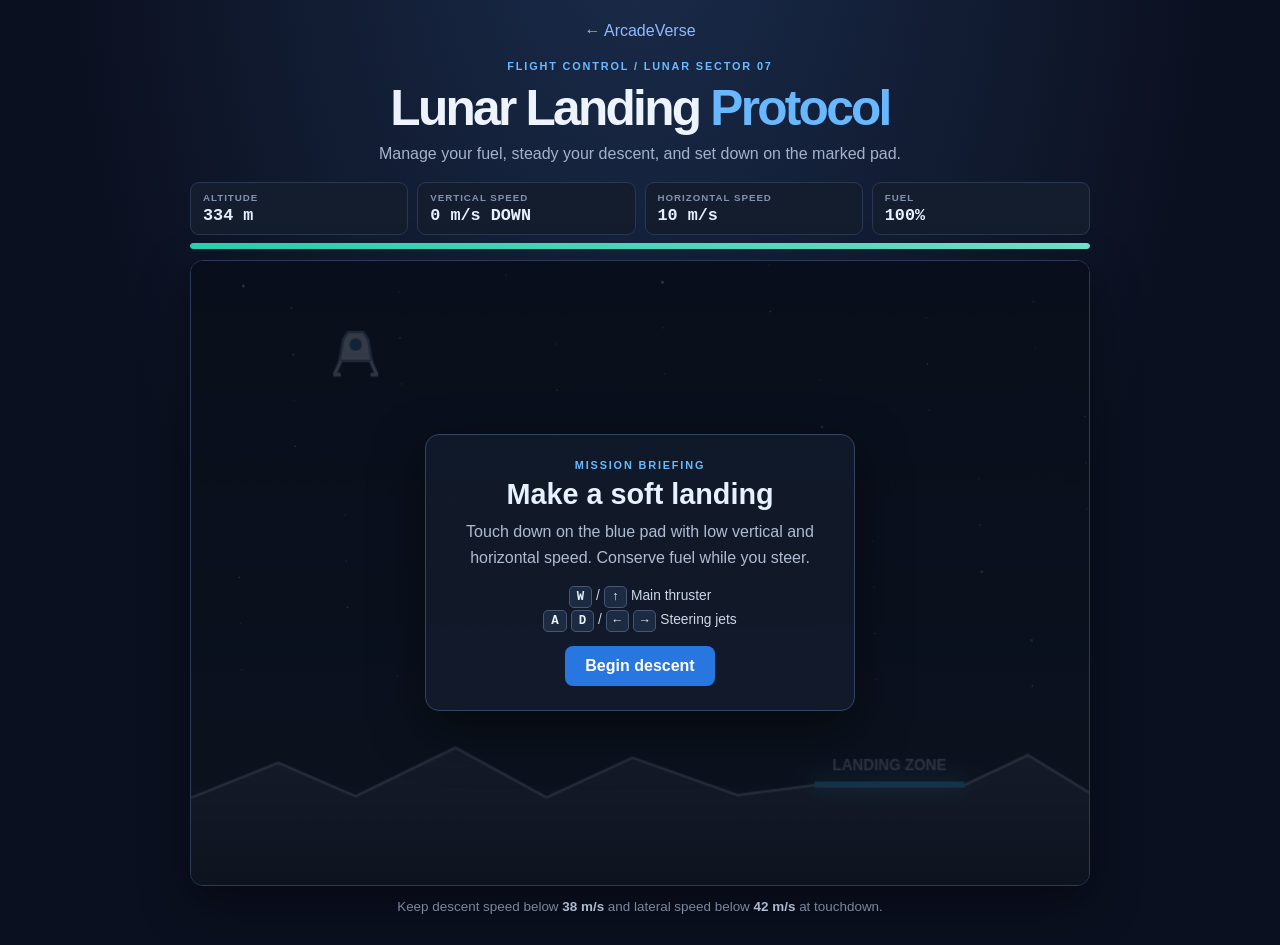
<file: games/lunar-landing-protocol_joitapaul/index.html>
<!DOCTYPE html>
<html lang="en">
<head>
  <meta charset="UTF-8">
  <meta name="viewport" content="width=device-width, initial-scale=1.0">
  <meta name="theme-color" content="#0b1020">
  <title>Lunar Landing Protocol | ArcadeVerse</title>
  <link rel="stylesheet" href="style.css">
</head>
<body>
  <main class="game-shell">
    <header class="game-header">
      <a class="back-link" href="../../index.html">← ArcadeVerse</a>
      <p class="eyebrow">FLIGHT CONTROL / LUNAR SECTOR 07</p>
      <h1>Lunar Landing <span>Protocol</span></h1>
      <p class="subtitle">Manage your fuel, steady your descent, and set down on the marked pad.</p>
    </header>

    <section class="flight-data" aria-label="Flight telemetry">
      <div class="readout"><span>ALTITUDE</span><strong id="altitude">340 m</strong></div>
      <div class="readout"><span>VERTICAL SPEED</span><strong id="vertical-speed">0 m/s</strong></div>
      <div class="readout"><span>HORIZONTAL SPEED</span><strong id="horizontal-speed">0 m/s</strong></div>
      <div class="readout fuel-readout"><span>FUEL</span><strong id="fuel-value">100%</strong></div>
    </section>

    <div class="fuel-track" role="progressbar" aria-label="Remaining fuel" aria-valuemin="0" aria-valuemax="100" aria-valuenow="100">
      <div id="fuel-bar" class="fuel-bar"></div>
    </div>

    <section class="flight-window" aria-label="Lunar landing game">
      <canvas id="flight-canvas" width="720" height="500" aria-label="Use thrusters to land the module on the highlighted pad"></canvas>
      <div id="mission-overlay" class="mission-overlay">
        <div class="mission-card">
          <p class="eyebrow">MISSION BRIEFING</p>
          <h2 id="overlay-title">Make a soft landing</h2>
          <p id="overlay-copy">Touch down on the blue pad with low vertical and horizontal speed. Conserve fuel while you steer.</p>
          <div class="briefing-controls">
            <span><kbd>W</kbd> / <kbd>↑</kbd> Main thruster</span>
            <span><kbd>A</kbd> <kbd>D</kbd> / <kbd>←</kbd> <kbd>→</kbd> Steering jets</span>
          </div>
          <button id="launch-button" type="button">Begin descent</button>
        </div>
      </div>
    </section>

    <div class="touch-controls" aria-label="Touch flight controls">
      <button class="flight-control" type="button" data-control="left" aria-label="Fire left steering jet">←</button>
      <button class="flight-control main-control" type="button" data-control="main" aria-label="Fire main thruster">THRUST</button>
      <button class="flight-control" type="button" data-control="right" aria-label="Fire right steering jet">→</button>
    </div>

    <p class="instructions">Keep descent speed below <strong>38 m/s</strong> and lateral speed below <strong>42 m/s</strong> at touchdown.</p>
  </main>
  <script src="game.js"></script>
</body>
</html>
</file>
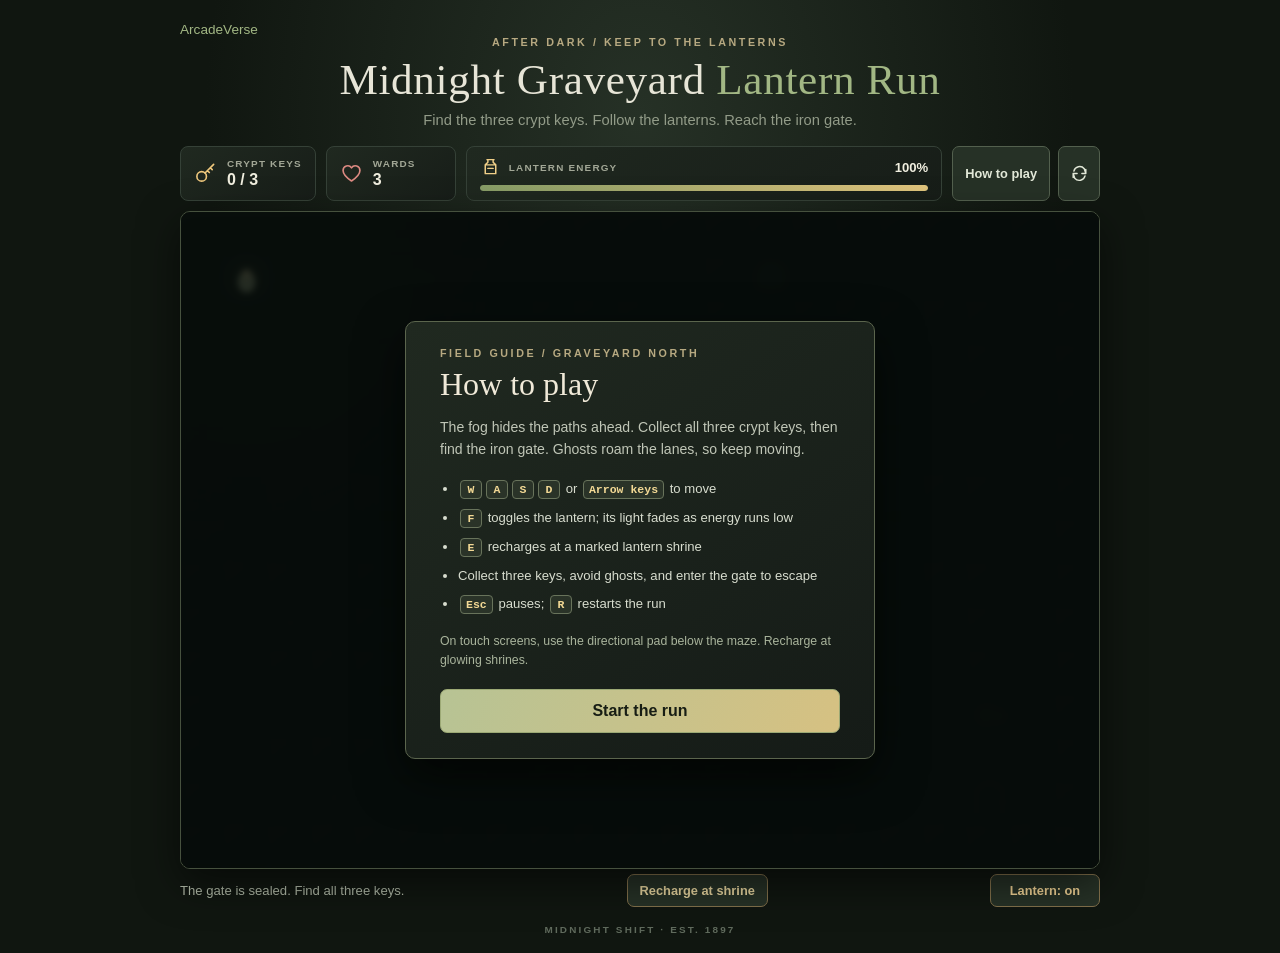
<file: games/midnight-graveyard_joitapaul/index.html>
<!doctype html>
<html lang="en">
<head>
  <meta charset="utf-8">
  <meta name="viewport" content="width=device-width, initial-scale=1">
  <meta name="theme-color" content="#101610">
  <title>Midnight Graveyard: Lantern Run | ArcadeVerse</title>
  <link rel="stylesheet" href="style.css">
</head>
<body>
  <main class="game-shell">
    <header class="masthead">
      <a class="back-link" href="../../index.html">ArcadeVerse</a>
      <p class="eyebrow">AFTER DARK / KEEP TO THE LANTERNS</p>
      <h1>Midnight Graveyard <span>Lantern Run</span></h1>
      <p class="subtitle">Find the three crypt keys. Follow the lanterns. Reach the iron gate.</p>
    </header>

    <section class="hud" aria-label="Game status">
      <div class="hud-card key-card">
        <svg viewBox="0 0 24 24" aria-hidden="true"><circle cx="8" cy="15" r="5"></circle><path d="m11.5 11.5 9-9M17 6l2 2m-5 1 2 2"></path></svg>
        <div><span>CRYPT KEYS</span><strong id="key-count">0 / 3</strong></div>
      </div>
      <div class="hud-card life-card">
        <svg viewBox="0 0 24 24" aria-hidden="true"><path d="M20.8 8.8c0 5-8.8 11-8.8 11s-8.8-6-8.8-11A4.8 4.8 0 0 1 12 6.1a4.8 4.8 0 0 1 8.8 2.7Z"></path></svg>
        <div><span>WARDS</span><strong id="life-count">3</strong></div>
      </div>
      <div class="lantern-card">
        <div class="lantern-label">
          <svg viewBox="0 0 24 24" aria-hidden="true"><path d="M8 3h8m-7 0v3l-3 3v10h12V9l-3-3V3m-9 6h12m-9 4h6"></path></svg>
          <span>LANTERN ENERGY</span>
          <strong id="energy-value">100%</strong>
        </div>
        <progress id="energy-meter" max="100" value="100" aria-label="Lantern energy"></progress>
      </div>
      <div class="hud-actions">
        <button id="help-button" class="secondary-button" type="button">How to play</button>
        <button id="restart-button" class="icon-button" type="button" aria-label="Restart run">
          <svg viewBox="0 0 24 24" aria-hidden="true"><path d="M20 7v5h-5M4.9 9A7.5 7.5 0 0 1 18 6l2 6m-16 5v-5h5m10 3A7.5 7.5 0 0 1 6 18l-2-6"></path></svg>
        </button>
      </div>
    </section>

    <section class="game-frame" aria-label="Graveyard maze">
      <canvas id="game-canvas" width="840" height="600" aria-label="Top-down graveyard maze. Use WASD or arrow keys to move."></canvas>
      <div id="game-overlay" class="game-overlay">
        <div class="overlay-card" role="dialog" aria-modal="true" aria-labelledby="overlay-title">
          <p class="eyebrow">FIELD GUIDE / GRAVEYARD NORTH</p>
          <h2 id="overlay-title">How to play</h2>
          <p id="overlay-message">The fog hides the paths ahead. Collect all three crypt keys, then find the iron gate. Ghosts roam the lanes, so keep moving.</p>
          <ul class="instruction-list">
            <li><kbd>W</kbd><kbd>A</kbd><kbd>S</kbd><kbd>D</kbd> or <kbd>Arrow keys</kbd> to move</li>
            <li><kbd>F</kbd> toggles the lantern; its light fades as energy runs low</li>
            <li><kbd>E</kbd> recharges at a marked lantern shrine</li>
            <li>Collect three keys, avoid ghosts, and enter the gate to escape</li>
            <li><kbd>Esc</kbd> pauses; <kbd>R</kbd> restarts the run</li>
          </ul>
          <p class="touch-note">On touch screens, use the directional pad below the maze. Recharge at glowing shrines.</p>
          <button id="start-button" class="primary-button" type="button">Start the run</button>
        </div>
      </div>
    </section>

    <div class="game-footer">
      <p id="game-status" aria-live="polite">The gate is sealed. Find all three keys.</p>
      <button id="recharge-button" class="secondary-button recharge-button" type="button">Recharge at shrine</button>
      <button id="lantern-button" class="secondary-button lantern-toggle" type="button" aria-pressed="true">Lantern: on</button>
    </div>

    <section class="touch-controls" aria-label="Touch movement controls">
      <div class="d-pad">
        <button type="button" class="direction-button direction-up" data-direction="up" aria-label="Move up">
          <svg viewBox="0 0 24 24" aria-hidden="true"><path d="m5 15 7-7 7 7"></path></svg>
        </button>
        <button type="button" class="direction-button direction-left" data-direction="left" aria-label="Move left">
          <svg viewBox="0 0 24 24" aria-hidden="true"><path d="m15 5-7 7 7 7"></path></svg>
        </button>
        <button type="button" class="direction-button direction-down" data-direction="down" aria-label="Move down">
          <svg viewBox="0 0 24 24" aria-hidden="true"><path d="m19 9-7 7-7-7"></path></svg>
        </button>
        <button type="button" class="direction-button direction-right" data-direction="right" aria-label="Move right">
          <svg viewBox="0 0 24 24" aria-hidden="true"><path d="m9 5 7 7-7 7"></path></svg>
        </button>
      </div>
      <p>Hold a direction to move</p>
    </section>

    <footer class="page-footer">MIDNIGHT SHIFT · EST. 1897</footer>
  </main>
  <script src="game.js"></script>
</body>
</html>
</file>
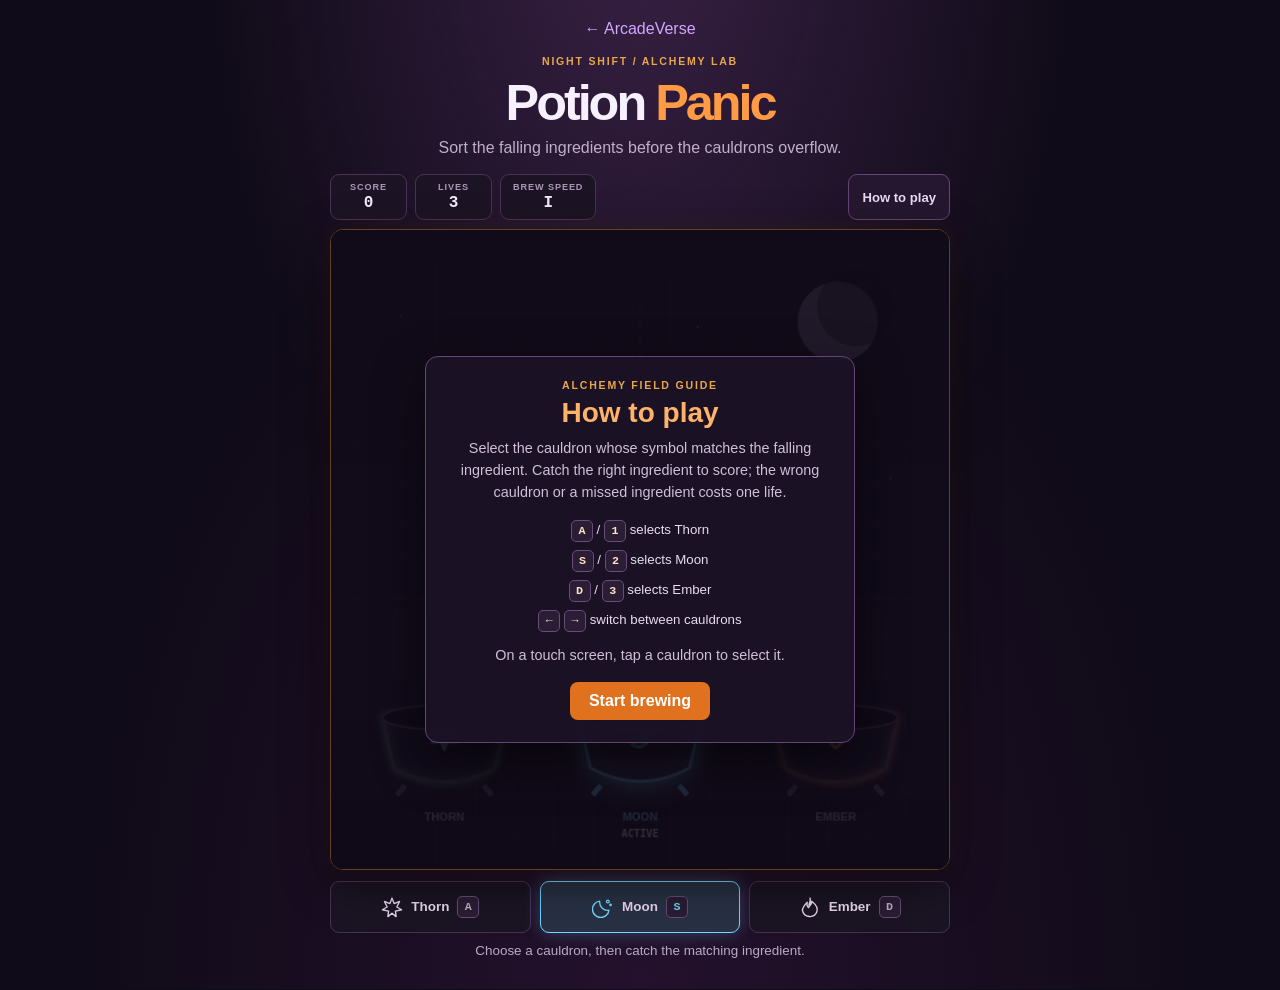
<file: games/potion-panic_joitapaul/index.html>
<!DOCTYPE html>
<html lang="en">
<head>
  <meta charset="UTF-8">
  <meta name="viewport" content="width=device-width, initial-scale=1.0">
  <meta name="theme-color" content="#100b18">
  <title>Potion Panic | ArcadeVerse</title>
  <link rel="stylesheet" href="style.css">
</head>
<body>
  <main class="game-shell">
    <header class="game-header">
      <a class="back-link" href="../../index.html">← ArcadeVerse</a>
      <p class="eyebrow">NIGHT SHIFT / ALCHEMY LAB</p>
      <h1>Potion <span>Panic</span></h1>
      <p class="subtitle">Sort the falling ingredients before the cauldrons overflow.</p>
    </header>

    <section class="scoreboard" aria-label="Game status">
      <div class="readout"><span>SCORE</span><strong id="score">0</strong></div>
      <div class="readout"><span>LIVES</span><strong id="lives">3</strong></div>
      <div class="readout"><span>BREW SPEED</span><strong id="brew-speed">I</strong></div>
      <button id="help-button" class="help-button" type="button" aria-label="How to play">How to play</button>
    </section>

    <section class="game-panel" aria-label="Potion sorting game">
      <canvas id="potion-canvas" width="600" height="620" aria-label="Catch the falling ingredient with its matching selected cauldron"></canvas>
      <div id="game-overlay" class="game-overlay">
        <div class="overlay-card">
          <p class="eyebrow">ALCHEMY FIELD GUIDE</p>
          <h2 id="overlay-title">How to play</h2>
          <p id="overlay-message">Select the cauldron whose symbol matches the falling ingredient. Catch the right ingredient to score; the wrong cauldron or a missed ingredient costs one life.</p>
          <ul class="rules-list">
            <li><kbd>A</kbd> / <kbd>1</kbd> selects Thorn</li>
            <li><kbd>S</kbd> / <kbd>2</kbd> selects Moon</li>
            <li><kbd>D</kbd> / <kbd>3</kbd> selects Ember</li>
            <li><kbd>←</kbd> <kbd>→</kbd> switch between cauldrons</li>
          </ul>
          <p class="touch-hint">On a touch screen, tap a cauldron to select it.</p>
          <button id="start-button" class="primary-button" type="button">Start brewing</button>
        </div>
      </div>
    </section>

    <section class="cauldron-controls" aria-label="Select an active cauldron">
      <button class="cauldron-choice thorn-choice" type="button" data-cauldron="0" aria-pressed="false">
        <svg viewBox="0 0 32 32" aria-hidden="true"><path d="M16 3 19 11 27 8 23 16 30 20 21 22 22 30 16 25 10 30 11 22 2 20 9 16 5 8 13 11Z"/></svg>
        <span>Thorn</span><kbd>A</kbd>
      </button>
      <button class="cauldron-choice moon-choice" type="button" data-cauldron="1" aria-pressed="false">
        <svg viewBox="0 0 32 32" aria-hidden="true"><path d="M24.6 20.8A12 12 0 0 1 11.2 7.4 12 12 0 1 0 24.6 20.8Z"/><circle cx="23" cy="8" r="2"/><circle cx="27" cy="13" r="1"/></svg>
        <span>Moon</span><kbd>S</kbd>
      </button>
      <button class="cauldron-choice ember-choice" type="button" data-cauldron="2" aria-pressed="false">
        <svg viewBox="0 0 32 32" aria-hidden="true"><path d="M16 3c2 6-3 7-1 12 2-2 4-4 4-7 6 5 9 10 7 15a11 11 0 0 1-21-2c0-5 4-9 7-12-1 5 0 7 2 8 3-4 4-8 2-14Z"/></svg>
        <span>Ember</span><kbd>D</kbd>
      </button>
    </section>

    <p id="feedback" class="feedback" aria-live="polite">Choose a cauldron, then catch the matching ingredient.</p>
  </main>
  <script src="game.js"></script>
</body>
</html>
</file>
<file: games/brick-breaker-dx_babin/style.css>
/* Neon Brick Breaker DX: Cyber Shatter Stylesheet */
:root {
  --neon-cyan: #00f3ff;
  --neon-pink: #ff007f;
  --neon-green: #00ff66;
  --neon-gold: #ffbe0b;
  --neon-purple: #a855f7;
  --bg-deep: #060913;
  --panel-bg: rgba(14, 20, 38, 0.94);
  --border-neon: rgba(0, 243, 255, 0.35);
  --font-family: -apple-system, BlinkMacSystemFont, "Segoe UI", Roboto, sans-serif;
}

* {
  box-sizing: border-box;
  margin: 0;
  padding: 0;
  user-select: none;
  -webkit-user-select: none;
}

html, body {
  width: 100%;
  height: 100%;
  overflow: hidden;
  background-color: var(--bg-deep);
  font-family: var(--font-family);
  color: #f1f5f9;
}

.game-container {
  position: relative;
  width: 100vw;
  height: 100vh;
  display: flex;
  flex-direction: column;
  background: radial-gradient(circle at 50% 50%, #0d1629 0%, #04060e 100%);
}

/* TOP HUD */
.hud-bar {
  position: absolute;
  top: 0;
  left: 0;
  width: 100%;
  height: 56px;
  padding: 0 1.25rem;
  display: flex;
  align-items: center;
  justify-content: space-between;
  background: linear-gradient(180deg, rgba(6, 9, 19, 0.95) 0%, rgba(6, 9, 19, 0.4) 80%, transparent 100%);
  z-index: 20;
}

.hud-left, .hud-right {
  display: flex;
  align-items: center;
  gap: 0.75rem;
}

.hud-pill {
  display: flex;
  flex-direction: column;
  align-items: flex-start;
}

.hud-right .hud-pill {
  align-items: flex-end;
}

.pill-label {
  font-size: 0.62rem;
  font-weight: 700;
  letter-spacing: 0.08em;
  color: #94a3b8;
}

.pill-val {
  font-size: 0.95rem;
  font-weight: 800;
  color: #fff;
  font-family: monospace;
}

.lives-icons {
  display: flex;
  gap: 0.35rem;
  margin-top: 0.15rem;
}

.live-dot {
  width: 10px;
  height: 10px;
  border-radius: 50%;
  background: rgba(255, 255, 255, 0.15);
  border: 1px solid rgba(255, 255, 255, 0.3);
}

.live-dot.active {
  background: var(--neon-pink);
  border-color: var(--neon-pink);
  box-shadow: 0 0 8px var(--neon-pink);
}

.active-powerup-badge {
  background: rgba(0, 243, 255, 0.15);
  border: 1px solid var(--neon-cyan);
  padding: 0.2rem 0.75rem;
  border-radius: 999px;
  font-size: 0.75rem;
  font-weight: 800;
  color: var(--neon-cyan);
  display: flex;
  flex-direction: column;
  align-items: center;
  gap: 0.15rem;
}

.powerup-timer-bar {
  width: 70px;
  height: 3px;
  background: rgba(255, 255, 255, 0.2);
  border-radius: 2px;
  overflow: hidden;
}

#powerup-timer-fill {
  width: 100%;
  height: 100%;
  background: var(--neon-cyan);
}

.icon-btn {
  background: rgba(255, 255, 255, 0.06);
  border: 1px solid rgba(255, 255, 255, 0.15);
  color: #cbd5e1;
  width: 34px;
  height: 34px;
  border-radius: 8px;
  display: flex;
  align-items: center;
  justify-content: center;
  cursor: pointer;
  transition: all 0.2s ease;
}

.icon-btn:hover {
  background: rgba(0, 243, 255, 0.2);
  border-color: var(--neon-cyan);
  color: var(--neon-cyan);
  box-shadow: 0 0 10px rgba(0, 243, 255, 0.4);
}

/* CANVAS WRAP */
.canvas-wrap {
  position: relative;
  width: 100%;
  flex: 1;
  display: flex;
  align-items: center;
  justify-content: center;
  overflow: hidden;
}

#game-canvas {
  width: 100%;
  height: 100%;
  display: block;
  cursor: ew-resize;
}

/* SCREEN OVERLAYS */
.screen-overlay {
  position: absolute;
  inset: 0;
  background: rgba(4, 6, 14, 0.88);
  backdrop-filter: blur(8px);
  -webkit-backdrop-filter: blur(8px);
  display: flex;
  align-items: center;
  justify-content: center;
  z-index: 30;
  padding: 1rem;
}

.cyber-card {
  background: var(--panel-bg);
  border: 1px solid var(--border-neon);
  box-shadow: 0 0 35px rgba(0, 243, 255, 0.25);
  border-radius: 16px;
  max-width: 480px;
  width: 100%;
  padding: 2rem;
  text-align: center;
}

.cyber-card.max-w {
  max-width: 520px;
  text-align: left;
}

.badge-tag {
  display: inline-block;
  background: rgba(0, 243, 255, 0.15);
  border: 1px solid var(--neon-cyan);
  color: var(--neon-cyan);
  font-size: 0.68rem;
  font-weight: 800;
  letter-spacing: 0.12em;
  padding: 0.2rem 0.65rem;
  border-radius: 4px;
  margin-bottom: 0.75rem;
}

.badge-tag.red {
  background: rgba(255, 0, 85, 0.15);
  border-color: #ff0055;
  color: #ff0055;
}

.badge-tag.gold {
  background: rgba(255, 190, 11, 0.15);
  border-color: var(--neon-gold);
  color: var(--neon-gold);
}

.neon-title {
  font-size: 2.1rem;
  font-weight: 900;
  letter-spacing: 0.08em;
  color: #fff;
  text-shadow: 0 0 20px var(--neon-cyan);
  margin-bottom: 0.25rem;
}

.neon-title.red {
  text-shadow: 0 0 20px #ff0055;
}

.neon-title.gold {
  text-shadow: 0 0 20px var(--neon-gold);
}

.neon-sub {
  font-size: 0.88rem;
  color: #94a3b8;
  margin-bottom: 1.25rem;
}

.brick-types-preview {
  display: grid;
  grid-template-columns: 1fr 1fr;
  gap: 0.65rem;
  margin-bottom: 1.75rem;
}

.b-prev {
  padding: 0.6rem;
  border-radius: 6px;
  font-size: 0.75rem;
  font-weight: 700;
  border: 1px solid;
}

.b-prev.neon { background: rgba(0, 243, 255, 0.15); border-color: var(--neon-cyan); color: var(--neon-cyan); }
.b-prev.titanium { background: rgba(168, 85, 247, 0.15); border-color: var(--neon-purple); color: #c084fc; }
.b-prev.emp { background: rgba(255, 0, 127, 0.15); border-color: var(--neon-pink); color: #ff66b2; }
.b-prev.barrier { background: rgba(255, 255, 255, 0.1); border-color: #94a3b8; color: #cbd5e1; }

.cyber-btn {
  width: 100%;
  padding: 0.85rem 1.4rem;
  font-size: 0.95rem;
  font-weight: 800;
  letter-spacing: 0.1em;
  text-transform: uppercase;
  background: linear-gradient(135deg, var(--neon-cyan) 0%, #0088ff 100%);
  color: #040814;
  border: none;
  border-radius: 8px;
  cursor: pointer;
  transition: all 0.2s ease;
  box-shadow: 0 0 20px rgba(0, 243, 255, 0.4);
}

.cyber-btn:hover {
  transform: translateY(-2px);
  box-shadow: 0 0 30px rgba(0, 243, 255, 0.7);
}

.final-stats {
  display: flex;
  justify-content: space-around;
  margin: 1.2rem 0 1.8rem;
}

.final-stats span {
  font-size: 0.65rem;
  color: #94a3b8;
  font-weight: 700;
}

.final-stats h2 {
  font-size: 1.4rem;
  color: var(--neon-cyan);
  font-family: monospace;
}

.modal-top {
  display: flex;
  align-items: center;
  justify-content: space-between;
  border-bottom: 1px solid rgba(255, 255, 255, 0.1);
  padding-bottom: 0.75rem;
  margin-bottom: 1.2rem;
}

.icon-close {
  background: none;
  border: none;
  color: #94a3b8;
  cursor: pointer;
}

.icon-close:hover {
  color: #fff;
}

.guide-scroll {
  display: flex;
  flex-direction: column;
  gap: 0.85rem;
  max-height: 360px;
  overflow-y: auto;
}

.guide-item {
  display: flex;
  align-items: flex-start;
  gap: 0.75rem;
  background: rgba(255, 255, 255, 0.03);
  padding: 0.75rem;
  border-radius: 8px;
  font-size: 0.82rem;
}

.p-dot {
  width: 14px;
  height: 14px;
  border-radius: 4px;
  flex-shrink: 0;
  margin-top: 3px;
}

.p-dot.cyan { background: var(--neon-cyan); }
.p-dot.pink { background: var(--neon-pink); }
.p-dot.green { background: var(--neon-green); }
.p-dot.gold { background: var(--neon-gold); }
.p-dot.orange { background: #ff7700; }

.mobile-paddle-bar {
  height: 28px;
  background: rgba(0, 0, 0, 0.4);
  display: flex;
  align-items: center;
  justify-content: center;
  font-size: 0.7rem;
  color: #64748b;
  letter-spacing: 0.05em;
}

.hidden {
  display: none !important;
}
</file>
<file: games/chrono-shift_babin/style.css>
/* Chrono-Shift: Temporal Paradox Styling */
:root {
  --neon-cyan: #00f3ff;
  --neon-green: #00ff99;
  --neon-purple: #9d00ff;
  --neon-gold: #ffbe0b;
  --bg-deep: #050813;
  --panel-bg: rgba(13, 19, 38, 0.92);
  --border-neon: rgba(0, 243, 255, 0.35);
  --font-family: -apple-system, BlinkMacSystemFont, "Segoe UI", Roboto, sans-serif;
}

* {
  box-sizing: border-box;
  margin: 0;
  padding: 0;
  user-select: none;
  -webkit-user-select: none;
}

html, body {
  width: 100%;
  height: 100%;
  overflow: hidden;
  background-color: var(--bg-deep);
  font-family: var(--font-family);
  color: #f1f5f9;
}

.game-wrapper {
  position: relative;
  width: 100vw;
  height: 100vh;
  display: flex;
  flex-direction: column;
  background: radial-gradient(circle at 50% 50%, #0d1527 0%, #04060d 100%);
}

/* TOP HUD */
.hud-top {
  position: absolute;
  top: 0;
  left: 0;
  width: 100%;
  height: 56px;
  padding: 0 1.25rem;
  display: flex;
  align-items: center;
  justify-content: space-between;
  background: linear-gradient(180deg, rgba(5, 8, 19, 0.95) 0%, rgba(5, 8, 19, 0.4) 80%, transparent 100%);
  z-index: 20;
}

.hud-left {
  display: flex;
  align-items: center;
  gap: 0.75rem;
}

.level-indicator {
  background: rgba(0, 243, 255, 0.15);
  border: 1px solid var(--neon-cyan);
  color: var(--neon-cyan);
  font-size: 0.75rem;
  font-weight: 800;
  letter-spacing: 0.08em;
  padding: 0.25rem 0.65rem;
  border-radius: 6px;
}

.echo-status {
  display: flex;
  align-items: center;
  gap: 0.4rem;
  font-size: 0.72rem;
  font-weight: 700;
  color: #94a3b8;
  letter-spacing: 0.05em;
}

.echo-dot {
  width: 8px;
  height: 8px;
  border-radius: 50%;
  background: #ff0055;
  box-shadow: 0 0 8px #ff0055;
  animation: pulseDot 1s infinite alternate;
}

.echo-status.playing .echo-dot {
  background: var(--neon-green);
  box-shadow: 0 0 8px var(--neon-green);
}

@keyframes pulseDot {
  0% { transform: scale(0.8); opacity: 0.6; }
  100% { transform: scale(1.2); opacity: 1; }
}

.hud-center {
  display: flex;
  align-items: center;
}

.timeline-bar-wrap {
  display: flex;
  align-items: center;
  gap: 0.6rem;
}

.timeline-label {
  font-size: 0.68rem;
  font-weight: 800;
  letter-spacing: 0.1em;
  color: #94a3b8;
}

.timeline-track {
  width: 140px;
  height: 10px;
  background: rgba(255, 255, 255, 0.1);
  border: 1px solid var(--border-neon);
  border-radius: 5px;
  overflow: hidden;
}

.timeline-fill {
  width: 100%;
  height: 100%;
  background: linear-gradient(90deg, #00f3ff 0%, #00ff99 100%);
  transition: width 0.1s linear;
}

.timeline-secs {
  font-size: 0.75rem;
  font-weight: 700;
  font-family: monospace;
  color: var(--neon-cyan);
}

.hud-right {
  display: flex;
  align-items: center;
  gap: 0.65rem;
}

.hud-stat {
  display: flex;
  flex-direction: column;
  align-items: flex-end;
}

.stat-lbl {
  font-size: 0.62rem;
  font-weight: 700;
  letter-spacing: 0.06em;
  color: #64748b;
}

.stat-val {
  font-size: 0.95rem;
  font-weight: 800;
  color: #fff;
  font-family: monospace;
}

.hud-icon-btn {
  background: rgba(255, 255, 255, 0.06);
  border: 1px solid rgba(255, 255, 255, 0.15);
  color: #cbd5e1;
  width: 34px;
  height: 34px;
  border-radius: 8px;
  display: flex;
  align-items: center;
  justify-content: center;
  cursor: pointer;
  transition: all 0.2s ease;
}

.hud-icon-btn:hover {
  background: rgba(0, 243, 255, 0.2);
  border-color: var(--neon-cyan);
  color: var(--neon-cyan);
  box-shadow: 0 0 10px rgba(0, 243, 255, 0.35);
}

/* CANVAS VIEWPORT & GLITCH */
.canvas-viewport {
  position: relative;
  width: 100%;
  flex: 1;
  display: flex;
  align-items: center;
  justify-content: center;
  overflow: hidden;
}

#game-canvas {
  width: 100%;
  height: 100%;
  display: block;
}

.vhs-glitch-overlay {
  position: absolute;
  inset: 0;
  pointer-events: none;
  background: repeating-linear-gradient(
    0deg,
    rgba(0, 0, 0, 0.15),
    rgba(0, 0, 0, 0.15) 1px,
    transparent 1px,
    transparent 2px
  );
  opacity: 0;
  transition: opacity 0.2s ease;
  z-index: 10;
}

.vhs-glitch-overlay.rewinding {
  opacity: 1;
  background: repeating-linear-gradient(
    0deg,
    rgba(0, 243, 255, 0.15),
    rgba(0, 243, 255, 0.15) 2px,
    transparent 2px,
    transparent 4px
  );
  animation: vhsFlicker 0.08s infinite alternate;
}

@keyframes vhsFlicker {
  0% { transform: translateY(0); }
  100% { transform: translateY(3px); }
}

/* MODALS */
.overlay-modal {
  position: absolute;
  inset: 0;
  background: rgba(3, 5, 12, 0.88);
  backdrop-filter: blur(8px);
  -webkit-backdrop-filter: blur(8px);
  display: flex;
  align-items: center;
  justify-content: center;
  z-index: 30;
  padding: 1rem;
}

.modal-card {
  background: var(--panel-bg);
  border: 1px solid var(--border-neon);
  box-shadow: 0 0 35px rgba(0, 243, 255, 0.2);
  border-radius: 16px;
  max-width: 460px;
  width: 100%;
  padding: 2rem;
  text-align: center;
}

.modal-card.max-w {
  max-width: 520px;
  text-align: left;
}

.paradox-header {
  margin-bottom: 1.25rem;
}

.cyber-chip {
  display: inline-block;
  background: rgba(0, 243, 255, 0.15);
  border: 1px solid var(--neon-cyan);
  color: var(--neon-cyan);
  font-size: 0.68rem;
  font-weight: 800;
  letter-spacing: 0.12em;
  padding: 0.2rem 0.65rem;
  border-radius: 4px;
  margin-bottom: 0.65rem;
}

.cyber-chip.green {
  background: rgba(0, 255, 153, 0.15);
  border-color: var(--neon-green);
  color: var(--neon-green);
}

.cyber-chip.gold {
  background: rgba(255, 190, 11, 0.15);
  border-color: var(--neon-gold);
  color: var(--neon-gold);
}

.chrono-title {
  font-size: 2rem;
  font-weight: 900;
  letter-spacing: 0.08em;
  color: #fff;
  text-shadow: 0 0 15px var(--neon-cyan);
  margin-bottom: 0.25rem;
}

.chrono-title.green {
  text-shadow: 0 0 15px var(--neon-green);
}

.chrono-title.gold {
  text-shadow: 0 0 15px var(--neon-gold);
}

.chrono-sub {
  font-size: 0.85rem;
  color: #94a3b8;
}

.feature-list {
  display: flex;
  flex-direction: column;
  gap: 0.75rem;
  margin: 1.4rem 0 1.8rem;
  text-align: left;
}

.feat-box {
  display: flex;
  align-items: center;
  gap: 0.75rem;
  font-size: 0.82rem;
  color: #cbd5e1;
  background: rgba(255, 255, 255, 0.03);
  padding: 0.65rem 0.85rem;
  border-radius: 8px;
  border-left: 3px solid var(--neon-cyan);
}

.chrono-btn {
  width: 100%;
  padding: 0.85rem 1.4rem;
  font-size: 0.95rem;
  font-weight: 800;
  letter-spacing: 0.1em;
  text-transform: uppercase;
  background: linear-gradient(135deg, var(--neon-cyan) 0%, #0077ff 100%);
  color: #040814;
  border: none;
  border-radius: 8px;
  cursor: pointer;
  transition: all 0.2s ease;
  box-shadow: 0 0 15px rgba(0, 243, 255, 0.4);
}

.chrono-btn:hover {
  transform: translateY(-2px);
  box-shadow: 0 0 25px rgba(0, 243, 255, 0.7);
}

.clear-desc {
  font-size: 0.88rem;
  color: #cbd5e1;
  margin: 1rem 0 1.8rem;
  line-height: 1.5;
}

.modal-header-row {
  display: flex;
  align-items: center;
  justify-content: space-between;
  border-bottom: 1px solid rgba(255, 255, 255, 0.1);
  padding-bottom: 0.75rem;
  margin-bottom: 1.25rem;
}

.close-x {
  background: none;
  border: none;
  color: #94a3b8;
  cursor: pointer;
}

.close-x:hover {
  color: #fff;
}

.level-grid {
  display: grid;
  grid-template-columns: repeat(4, 1fr);
  gap: 0.75rem;
}

.lvl-cell {
  background: rgba(255, 255, 255, 0.05);
  border: 1px solid rgba(0, 243, 255, 0.3);
  border-radius: 8px;
  padding: 1rem 0.5rem;
  text-align: center;
  cursor: pointer;
  font-weight: 800;
  font-size: 1.1rem;
  color: #fff;
  transition: all 0.2s ease;
}

.lvl-cell:hover {
  background: rgba(0, 243, 255, 0.25);
  border-color: var(--neon-cyan);
  box-shadow: 0 0 12px rgba(0, 243, 255, 0.4);
}

.lvl-cell.active {
  background: var(--neon-cyan);
  color: #040814;
}

.help-content {
  display: flex;
  flex-direction: column;
  gap: 1rem;
}

.key-guide {
  display: flex;
  flex-direction: column;
  gap: 0.45rem;
}

.guide-row {
  font-size: 0.82rem;
  color: #cbd5e1;
  display: flex;
  align-items: center;
  gap: 0.5rem;
}

.kbd {
  background: rgba(0, 243, 255, 0.15);
  border: 1px solid var(--neon-cyan);
  color: var(--neon-cyan);
  padding: 0.15rem 0.45rem;
  border-radius: 4px;
  font-size: 0.75rem;
  font-weight: 700;
  font-family: monospace;
}

.concept-box {
  background: rgba(157, 0, 255, 0.12);
  border: 1px solid var(--neon-purple);
  padding: 0.85rem;
  border-radius: 8px;
  font-size: 0.8rem;
  color: #e2e8f0;
  line-height: 1.45;
}

.concept-box h4 {
  color: #d8b4fe;
  margin-bottom: 0.4rem;
}

/* MOBILE CONTROLS */
.mobile-controls {
  position: absolute;
  bottom: 1rem;
  left: 0;
  width: 100%;
  padding: 0 1.25rem;
  display: none;
  justify-content: space-between;
  align-items: flex-end;
  pointer-events: none;
  z-index: 25;
}

.nav-cluster, .act-cluster {
  pointer-events: auto;
  display: flex;
  gap: 0.6rem;
}

.m-btn {
  width: 52px;
  height: 52px;
  background: rgba(15, 23, 42, 0.75);
  border: 1.5px solid rgba(0, 243, 255, 0.4);
  color: var(--neon-cyan);
  border-radius: 12px;
  display: flex;
  flex-direction: column;
  align-items: center;
  justify-content: center;
  touch-action: manipulation;
  font-size: 0.65rem;
  font-weight: 800;
}

.m-btn:active {
  background: rgba(0, 243, 255, 0.3);
  transform: scale(0.95);
}

.m-btn.rewind {
  width: 65px;
  background: rgba(255, 0, 85, 0.25);
  border-color: #ff0055;
  color: #ff80aa;
}

.m-btn.rewind:active {
  background: rgba(255, 0, 85, 0.5);
}

.m-btn.jump {
  width: 60px;
  background: rgba(0, 255, 153, 0.25);
  border-color: var(--neon-green);
  color: var(--neon-green);
}

.m-btn.jump:active {
  background: rgba(0, 255, 153, 0.5);
}

.hidden {
  display: none !important;
}

@media (max-width: 768px), (pointer: coarse) {
  .mobile-controls {
    display: flex;
  }
}
</file>
<file: games/code-breaker_babin/style.css>
/* Cryptic Code Breaker: Mastermind Terminal Theme */
:root {
  --neon-cyan: #00f3ff;
  --neon-pink: #ff007f;
  --neon-yellow: #ffe600;
  --neon-purple: #9d00ff;
  --neon-green: #00ff66;
  --neon-orange: #ff7700;
  --bg-deep: #050713;
  --panel-bg: rgba(14, 18, 36, 0.94);
  --border-neon: rgba(0, 243, 255, 0.35);
  --font-family: -apple-system, BlinkMacSystemFont, "Segoe UI", Roboto, sans-serif;
}

* {
  box-sizing: border-box;
  margin: 0;
  padding: 0;
  user-select: none;
  -webkit-user-select: none;
}

html, body {
  width: 100%;
  height: 100%;
  overflow: hidden;
  background-color: var(--bg-deep);
  font-family: var(--font-family);
  color: #f1f5f9;
}

.terminal-container {
  width: 100vw;
  height: 100vh;
  display: flex;
  flex-direction: column;
  background: radial-gradient(circle at 50% 50%, #0c1224 0%, #03050c 100%);
}

/* TOP HUD */
.hud-top {
  height: 56px;
  background: linear-gradient(180deg, rgba(6, 9, 19, 0.95) 0%, rgba(6, 9, 19, 0.4) 100%);
  border-bottom: 1px solid var(--border-neon);
  padding: 0 1.25rem;
  display: flex;
  align-items: center;
  justify-content: space-between;
  z-index: 10;
}

.mode-toggles {
  display: flex;
  gap: 0.35rem;
}

.mode-btn {
  background: rgba(255, 255, 255, 0.05);
  border: 1px solid rgba(0, 243, 255, 0.25);
  color: #94a3b8;
  font-size: 0.68rem;
  font-weight: 800;
  padding: 0.35rem 0.65rem;
  border-radius: 6px;
  cursor: pointer;
  transition: all 0.2s ease;
}

.mode-btn.active {
  background: rgba(0, 243, 255, 0.2);
  border-color: var(--neon-cyan);
  color: var(--neon-cyan);
  box-shadow: 0 0 10px rgba(0, 243, 255, 0.3);
}

.hud-stats {
  display: flex;
  gap: 1.2rem;
}

.stat-pill {
  display: flex;
  flex-direction: column;
  align-items: center;
}

.stat-lbl {
  font-size: 0.6rem;
  font-weight: 700;
  color: #64748b;
  letter-spacing: 0.08em;
}

.stat-val {
  font-size: 1rem;
  font-weight: 800;
  font-family: monospace;
  color: #fff;
}

.hud-right {
  display: flex;
  gap: 0.5rem;
}

.hud-icon-btn {
  background: rgba(255, 255, 255, 0.06);
  border: 1px solid rgba(255, 255, 255, 0.15);
  color: #cbd5e1;
  width: 34px;
  height: 34px;
  border-radius: 8px;
  display: flex;
  align-items: center;
  justify-content: center;
  cursor: pointer;
}

/* TERMINAL BODY */
.terminal-body {
  position: relative;
  flex: 1;
  display: flex;
  flex-direction: column;
  overflow: hidden;
  padding: 0.75rem 1.25rem;
}

.ai-status-bar {
  display: flex;
  align-items: center;
  gap: 0.6rem;
  background: rgba(0, 0, 0, 0.4);
  border: 1px solid rgba(0, 243, 255, 0.2);
  padding: 0.45rem 0.85rem;
  border-radius: 6px;
  margin-bottom: 0.75rem;
}

.ai-dot {
  width: 8px;
  height: 8px;
  border-radius: 50%;
  background: #ff0055;
  box-shadow: 0 0 8px #ff0055;
  animation: pulseDot 1s infinite alternate;
}

.ai-msg {
  font-size: 0.75rem;
  font-weight: 700;
  color: #cbd5e1;
  font-family: monospace;
  letter-spacing: 0.06em;
}

@keyframes pulseDot {
  0% { opacity: 0.4; }
  100% { opacity: 1; }
}

.history-board {
  flex: 1;
  overflow-y: auto;
  display: flex;
  flex-direction: column;
  gap: 0.45rem;
  padding-right: 0.4rem;
}

.history-row {
  display: flex;
  align-items: center;
  justify-content: space-between;
  background: rgba(14, 20, 38, 0.7);
  border: 1px solid rgba(255, 255, 255, 0.08);
  border-radius: 8px;
  padding: 0.45rem 0.85rem;
}

.row-index {
  font-size: 0.75rem;
  font-weight: 800;
  color: #64748b;
  font-family: monospace;
  width: 25px;
}

.row-pegs {
  display: flex;
  gap: 0.6rem;
}

.row-feedback {
  display: flex;
  gap: 0.35rem;
}

.f-peg {
  width: 14px;
  height: 14px;
  border-radius: 50%;
  border: 1px solid rgba(255, 255, 255, 0.2);
}

.f-peg.green {
  background: var(--neon-green);
  border-color: var(--neon-green);
  box-shadow: 0 0 8px var(--neon-green);
}

.f-peg.yellow {
  background: var(--neon-yellow);
  border-color: var(--neon-yellow);
  box-shadow: 0 0 8px var(--neon-yellow);
}

.f-peg.null {
  background: #1e293b;
  border-color: #334155;
}

/* INPUT TRAY */
.input-tray {
  background: rgba(10, 15, 30, 0.9);
  border-top: 1px solid var(--border-neon);
  padding: 0.65rem 1.25rem;
  display: flex;
  align-items: center;
  justify-content: space-between;
}

.active-slots {
  display: flex;
  gap: 0.65rem;
}

.slot {
  width: 44px;
  height: 44px;
  background: rgba(255, 255, 255, 0.04);
  border: 1.5px dashed rgba(0, 243, 255, 0.4);
  border-radius: 8px;
  display: flex;
  align-items: center;
  justify-content: center;
  cursor: pointer;
}

.tray-controls {
  display: flex;
  gap: 0.6rem;
}

.tray-btn {
  padding: 0.65rem 1.1rem;
  font-size: 0.75rem;
  font-weight: 800;
  letter-spacing: 0.08em;
  border-radius: 6px;
  cursor: pointer;
  border: none;
}

.tray-btn.clear {
  background: rgba(255, 255, 255, 0.08);
  color: #cbd5e1;
}

.tray-btn.submit {
  background: linear-gradient(135deg, var(--neon-cyan) 0%, #0088ff 100%);
  color: #040814;
  box-shadow: 0 0 12px rgba(0, 243, 255, 0.4);
}

/* PALETTE */
.glyph-palette {
  background: #060914;
  border-top: 1px solid rgba(255, 255, 255, 0.08);
  padding: 0.65rem 1rem 1rem;
  display: flex;
  justify-content: center;
  gap: 0.85rem;
}

.palette-glyph {
  width: 48px;
  height: 48px;
  background: rgba(255, 255, 255, 0.05);
  border: 1.5px solid rgba(255, 255, 255, 0.15);
  border-radius: 8px;
  display: flex;
  flex-direction: column;
  align-items: center;
  justify-content: center;
  gap: 2px;
  cursor: pointer;
  transition: all 0.15s ease;
}

.palette-glyph:active {
  transform: scale(0.92);
}

.palette-glyph[data-color="cyan"] { border-color: var(--neon-cyan); color: var(--neon-cyan); }
.palette-glyph[data-color="pink"] { border-color: var(--neon-pink); color: var(--neon-pink); }
.palette-glyph[data-color="yellow"] { border-color: var(--neon-yellow); color: var(--neon-yellow); }
.palette-glyph[data-color="purple"] { border-color: var(--neon-purple); color: #c084fc; }
.palette-glyph[data-color="green"] { border-color: var(--neon-green); color: var(--neon-green); }
.palette-glyph[data-color="orange"] { border-color: var(--neon-orange); color: var(--neon-orange); }

.glyph-num {
  font-size: 0.72rem;
  font-weight: 800;
  font-family: monospace;
}

.glyph-shape {
  width: 14px;
  height: 14px;
  display: inline-block;
}

.glyph-shape.square { background: currentColor; }
.glyph-shape.diamond { background: currentColor; transform: rotate(45deg); width: 11px; height: 11px; }
.glyph-shape.triangle {
  width: 0; height: 0;
  border-left: 7px solid transparent;
  border-right: 7px solid transparent;
  border-bottom: 12px solid currentColor;
}
.glyph-shape.circle { background: currentColor; border-radius: 50%; }
.glyph-shape.hex { background: currentColor; border-radius: 3px; }
.glyph-shape.star { background: currentColor; clip-path: polygon(50% 0%, 61% 35%, 98% 35%, 68% 57%, 79% 91%, 50% 70%, 21% 91%, 32% 57%, 2% 35%, 39% 35%); }

/* OVERLAYS */
.result-modal {
  position: absolute;
  inset: 0;
  background: rgba(4, 6, 14, 0.88);
  backdrop-filter: blur(8px);
  -webkit-backdrop-filter: blur(8px);
  display: flex;
  align-items: center;
  justify-content: center;
  z-index: 30;
  padding: 1rem;
}

.modal-card {
  background: var(--panel-bg);
  border: 1px solid var(--border-neon);
  box-shadow: 0 0 35px rgba(0, 243, 255, 0.25);
  border-radius: 14px;
  max-width: 440px;
  width: 100%;
  padding: 2rem;
  text-align: center;
}

.modal-card.max-w {
  max-width: 500px;
  text-align: left;
}

.badge-tag {
  display: inline-block;
  background: rgba(0, 255, 102, 0.15);
  border: 1px solid var(--neon-green);
  color: var(--neon-green);
  font-size: 0.68rem;
  font-weight: 800;
  letter-spacing: 0.12em;
  padding: 0.25rem 0.65rem;
  border-radius: 4px;
  margin-bottom: 0.65rem;
}

.badge-tag.red {
  background: rgba(255, 0, 85, 0.15);
  border-color: #ff0055;
  color: #ff0055;
}

.modal-h1 {
  font-size: 1.85rem;
  font-weight: 900;
  color: #fff;
  text-shadow: 0 0 15px var(--neon-cyan);
  margin-bottom: 0.4rem;
}

.modal-desc {
  font-size: 0.85rem;
  color: #94a3b8;
  margin-bottom: 1.25rem;
}

.revealed-code-row {
  display: flex;
  flex-direction: column;
  align-items: center;
  gap: 0.6rem;
  margin-bottom: 1.5rem;
  font-size: 0.75rem;
  font-weight: 800;
  color: #94a3b8;
}

.revealed-code-pegs {
  display: flex;
  gap: 0.6rem;
}

.glow-action-btn {
  width: 100%;
  padding: 0.85rem;
  font-size: 0.95rem;
  font-weight: 800;
  text-transform: uppercase;
  background: linear-gradient(135deg, var(--neon-cyan) 0%, #0088ff 100%);
  color: #040814;
  border: none;
  border-radius: 8px;
  cursor: pointer;
  box-shadow: 0 0 15px rgba(0, 243, 255, 0.4);
}

.modal-top {
  display: flex;
  align-items: center;
  justify-content: space-between;
  border-bottom: 1px solid rgba(255, 255, 255, 0.1);
  padding-bottom: 0.75rem;
  margin-bottom: 1rem;
}

.close-x {
  background: none;
  border: none;
  color: #94a3b8;
  cursor: pointer;
}

.rules-body {
  display: flex;
  flex-direction: column;
  gap: 0.75rem;
  font-size: 0.85rem;
  color: #cbd5e1;
  line-height: 1.5;
}

.peg-guide {
  display: flex;
  flex-direction: column;
  gap: 0.45rem;
  margin: 0.4rem 0;
}

.peg-sample {
  display: inline-block;
  width: 12px;
  height: 12px;
  border-radius: 50%;
  vertical-align: middle;
  margin-right: 4px;
}
.peg-sample.green { background: var(--neon-green); }
.peg-sample.yellow { background: var(--neon-yellow); }
.peg-sample.null { background: #334155; }

.hidden {
  display: none !important;
}
</file>
<file: games/cyber-katana_babin/style.css>
/* Cyber-Katana: Neon Deflector Theme & Responsive HUD */
:root {
  --neon-cyan: #00f3ff;
  --neon-pink: #ff007f;
  --neon-yellow: #ffe600;
  --neon-purple: #9d00ff;
  --neon-green: #00ff66;
  --bg-dark: #070913;
  --panel-bg: rgba(14, 18, 36, 0.88);
  --border-neon: rgba(0, 243, 255, 0.35);
  --font-family: -apple-system, BlinkMacSystemFont, "Segoe UI", Roboto, "Helvetica Neue", sans-serif;
}

* {
  box-sizing: border-box;
  margin: 0;
  padding: 0;
  user-select: none;
  -webkit-user-select: none;
}

html, body {
  width: 100%;
  height: 100%;
  overflow: hidden;
  background-color: var(--bg-dark);
  font-family: var(--font-family);
  color: #f1f5f9;
}

.game-wrapper {
  position: relative;
  width: 100vw;
  height: 100vh;
  display: flex;
  flex-direction: column;
  background: radial-gradient(circle at 50% 50%, #0d1226 0%, #060810 100%);
}

/* TOP HUD */
.hud-top {
  position: absolute;
  top: 0;
  left: 0;
  width: 100%;
  height: 60px;
  padding: 0 1.25rem;
  display: flex;
  align-items: center;
  justify-content: space-between;
  background: linear-gradient(180deg, rgba(7, 9, 19, 0.95) 0%, rgba(7, 9, 19, 0.4) 80%, transparent 100%);
  z-index: 20;
  pointer-events: auto;
}

.hud-group {
  display: flex;
  align-items: center;
  gap: 0.75rem;
}

.hud-group.right {
  gap: 0.85rem;
}

.hud-label {
  font-size: 0.72rem;
  font-weight: 800;
  letter-spacing: 0.1em;
  color: var(--neon-cyan);
}

.hp-bar-container {
  width: 130px;
  height: 12px;
  background: rgba(255, 255, 255, 0.1);
  border: 1px solid var(--border-neon);
  border-radius: 6px;
  overflow: hidden;
  box-shadow: 0 0 10px rgba(0, 243, 255, 0.2);
}

.hp-bar-fill {
  width: 100%;
  height: 100%;
  background: linear-gradient(90deg, #ff0055 0%, #00f3ff 100%);
  transition: width 0.2s cubic-bezier(0.4, 0, 0.2, 1);
}

.hp-text {
  font-size: 0.78rem;
  font-weight: 700;
  color: #cbd5e1;
  font-family: monospace;
}

.hud-center {
  display: flex;
  align-items: center;
  gap: 0.75rem;
}

.wave-badge {
  background: rgba(157, 0, 255, 0.25);
  border: 1px solid var(--neon-purple);
  padding: 0.25rem 0.75rem;
  border-radius: 999px;
  font-size: 0.8rem;
  font-weight: 800;
  letter-spacing: 0.08em;
  color: #e9d5ff;
  box-shadow: 0 0 12px rgba(157, 0, 255, 0.35);
}

.combo-badge {
  background: rgba(255, 230, 0, 0.15);
  border: 1px solid var(--neon-yellow);
  padding: 0.25rem 0.7rem;
  border-radius: 999px;
  font-size: 0.8rem;
  font-weight: 800;
  letter-spacing: 0.05em;
  color: var(--neon-yellow);
  box-shadow: 0 0 12px rgba(255, 230, 0, 0.25);
}

.stat-pill {
  display: flex;
  flex-direction: column;
  align-items: flex-end;
}

.stat-label {
  font-size: 0.65rem;
  font-weight: 700;
  letter-spacing: 0.08em;
  color: #94a3b8;
}

.stat-val {
  font-size: 1rem;
  font-weight: 800;
  color: #fff;
  font-family: monospace;
}

.btn-group {
  display: flex;
  align-items: center;
  gap: 0.4rem;
}

.hud-btn {
  background: rgba(255, 255, 255, 0.06);
  border: 1px solid rgba(255, 255, 255, 0.2);
  color: #f1f5f9;
  width: 36px;
  height: 36px;
  border-radius: 8px;
  display: flex;
  align-items: center;
  justify-content: center;
  cursor: pointer;
  transition: all 0.2s ease;
}

.hud-btn:hover {
  background: rgba(0, 243, 255, 0.2);
  border-color: var(--neon-cyan);
  color: var(--neon-cyan);
  box-shadow: 0 0 12px rgba(0, 243, 255, 0.4);
}

/* CANVAS CONTAINER */
.canvas-container {
  position: relative;
  width: 100%;
  flex: 1;
  display: flex;
  align-items: center;
  justify-content: center;
  overflow: hidden;
}

#game-canvas {
  width: 100%;
  height: 100%;
  display: block;
  cursor: crosshair;
}

/* BULLET TIME VIGNETTE */
.bullet-time-vignette {
  position: absolute;
  inset: 0;
  pointer-events: none;
  background: radial-gradient(circle, transparent 40%, rgba(0, 243, 255, 0.35) 90%);
  opacity: 0;
  transition: opacity 0.3s ease;
  z-index: 10;
}

.bullet-time-vignette.active {
  opacity: 1;
}

/* BOSS BANNER */
.boss-banner {
  position: absolute;
  top: 15%;
  left: 50%;
  transform: translate(-50%, -50%) scale(0.8);
  background: rgba(255, 0, 85, 0.15);
  border: 2px solid var(--neon-pink);
  box-shadow: 0 0 35px rgba(255, 0, 85, 0.5);
  padding: 1rem 2.5rem;
  text-align: center;
  border-radius: 12px;
  pointer-events: none;
  opacity: 0;
  transition: all 0.4s cubic-bezier(0.175, 0.885, 0.32, 1.275);
  z-index: 25;
}

.boss-banner.show {
  opacity: 1;
  transform: translate(-50%, -50%) scale(1);
}

.boss-warning {
  font-size: 0.8rem;
  letter-spacing: 0.25em;
  font-weight: 800;
  color: #ff80aa;
  display: block;
}

.boss-title {
  font-size: 1.8rem;
  letter-spacing: 0.15em;
  color: #fff;
  text-shadow: 0 0 15px var(--neon-pink);
}

/* MODALS & OVERLAYS */
.overlay-screen {
  position: absolute;
  inset: 0;
  background: rgba(5, 7, 15, 0.85);
  backdrop-filter: blur(8px);
  -webkit-backdrop-filter: blur(8px);
  display: flex;
  align-items: center;
  justify-content: center;
  z-index: 30;
  padding: 1rem;
  transition: opacity 0.25s ease;
}

.modal-card {
  background: var(--panel-bg);
  border: 1px solid var(--border-neon);
  box-shadow: 0 0 40px rgba(0, 243, 255, 0.2);
  border-radius: 16px;
  max-width: 480px;
  width: 100%;
  padding: 2rem;
  text-align: center;
}

.modal-card.max-w {
  max-width: 560px;
  text-align: left;
}

.cyber-header {
  margin-bottom: 1.5rem;
}

.cyber-chip-tag {
  display: inline-block;
  background: rgba(0, 243, 255, 0.15);
  border: 1px solid var(--neon-cyan);
  color: var(--neon-cyan);
  font-size: 0.7rem;
  font-weight: 800;
  letter-spacing: 0.12em;
  padding: 0.25rem 0.75rem;
  border-radius: 4px;
  margin-bottom: 0.75rem;
}

.cyber-chip-tag.red {
  background: rgba(255, 0, 85, 0.15);
  border-color: #ff0055;
  color: #ff0055;
}

.glitch-title {
  font-size: 2.2rem;
  font-weight: 900;
  letter-spacing: 0.08em;
  color: #fff;
  text-shadow: 0 0 20px var(--neon-cyan);
  margin-bottom: 0.35rem;
}

.glitch-title.red {
  text-shadow: 0 0 20px #ff0055;
}

.subtitle {
  font-size: 0.9rem;
  color: #94a3b8;
}

.modal-features {
  display: flex;
  flex-direction: column;
  gap: 0.85rem;
  margin: 1.5rem 0 2rem;
  text-align: left;
}

.feat-item {
  display: flex;
  align-items: center;
  gap: 0.85rem;
  font-size: 0.85rem;
  color: #cbd5e1;
  background: rgba(255, 255, 255, 0.03);
  padding: 0.75rem 1rem;
  border-radius: 8px;
  border-left: 3px solid var(--neon-cyan);
}

.glow-btn {
  width: 100%;
  padding: 0.9rem 1.5rem;
  font-size: 1rem;
  font-weight: 800;
  letter-spacing: 0.1em;
  text-transform: uppercase;
  background: linear-gradient(135deg, var(--neon-cyan) 0%, #0088ff 100%);
  color: #060913;
  border: none;
  border-radius: 8px;
  cursor: pointer;
  transition: all 0.25s ease;
  box-shadow: 0 0 20px rgba(0, 243, 255, 0.4);
}

.glow-btn:hover {
  transform: translateY(-2px);
  box-shadow: 0 0 30px rgba(0, 243, 255, 0.7);
}

.glow-btn:active {
  transform: translateY(1px);
}

.score-summary-grid {
  display: grid;
  grid-template-columns: 1fr 1fr;
  gap: 0.85rem;
  margin: 1.5rem 0 2rem;
}

.summary-box {
  background: rgba(255, 255, 255, 0.04);
  border: 1px solid rgba(255, 255, 255, 0.1);
  padding: 0.85rem;
  border-radius: 8px;
  display: flex;
  flex-direction: column;
  gap: 0.35rem;
}

.sub-label {
  font-size: 0.65rem;
  letter-spacing: 0.06em;
  color: #94a3b8;
  font-weight: 700;
}

.sub-val {
  font-size: 1.25rem;
  font-weight: 800;
  color: var(--neon-cyan);
  font-family: monospace;
}

/* RULES MODAL DETAILS */
.modal-top-bar {
  display: flex;
  align-items: center;
  justify-content: space-between;
  border-bottom: 1px solid rgba(255, 255, 255, 0.1);
  padding-bottom: 0.85rem;
  margin-bottom: 1.2rem;
}

.modal-top-bar h2 {
  font-size: 1.2rem;
  font-weight: 800;
  color: #f1f5f9;
}

.close-icon-btn {
  background: none;
  border: none;
  color: #94a3b8;
  cursor: pointer;
}

.close-icon-btn:hover {
  color: #fff;
}

.instructions-scroll {
  max-height: 380px;
  overflow-y: auto;
  display: flex;
  flex-direction: column;
  gap: 0.8rem;
  padding-right: 0.5rem;
}

.control-row {
  display: flex;
  align-items: center;
  justify-content: space-between;
  background: rgba(255, 255, 255, 0.03);
  padding: 0.6rem 0.85rem;
  border-radius: 6px;
  font-size: 0.85rem;
}

.key-badge {
  background: rgba(0, 243, 255, 0.15);
  border: 1px solid var(--neon-cyan);
  color: var(--neon-cyan);
  padding: 0.15rem 0.5rem;
  border-radius: 4px;
  font-size: 0.75rem;
  font-weight: 700;
  font-family: monospace;
}

.rule-box {
  margin-top: 0.85rem;
  background: rgba(157, 0, 255, 0.1);
  border: 1px solid var(--neon-purple);
  padding: 0.85rem 1rem;
  border-radius: 8px;
  font-size: 0.8rem;
  color: #e2e8f0;
  line-height: 1.45;
}

.rule-box h4 {
  color: #d8b4fe;
  margin-bottom: 0.4rem;
}

/* MOBILE TOUCH CONTROLS */
.mobile-controls {
  position: absolute;
  bottom: 1rem;
  left: 0;
  width: 100%;
  padding: 0 1.25rem;
  display: none;
  align-items: flex-end;
  justify-content: space-between;
  pointer-events: none;
  z-index: 25;
}

.dpad-cluster, .action-cluster {
  pointer-events: auto;
}

.dpad-cluster {
  display: flex;
  flex-direction: column;
  align-items: center;
  gap: 0.4rem;
}

.dpad-mid {
  display: flex;
  gap: 0.4rem;
}

.touch-btn {
  width: 52px;
  height: 52px;
  background: rgba(15, 23, 42, 0.75);
  border: 1.5px solid rgba(0, 243, 255, 0.4);
  color: var(--neon-cyan);
  border-radius: 12px;
  display: flex;
  align-items: center;
  justify-content: center;
  touch-action: manipulation;
}

.touch-btn:active {
  background: rgba(0, 243, 255, 0.3);
  transform: scale(0.94);
}

.action-cluster {
  display: flex;
  gap: 0.75rem;
}

.action-btn {
  display: flex;
  flex-direction: column;
  align-items: center;
  justify-content: center;
  gap: 0.25rem;
  border-radius: 14px;
  touch-action: manipulation;
  font-size: 0.7rem;
  font-weight: 800;
  letter-spacing: 0.05em;
}

.action-btn.dash {
  width: 60px;
  height: 60px;
  background: rgba(255, 0, 127, 0.25);
  border: 1.5px solid var(--neon-pink);
  color: #ff66b2;
}

.action-btn.dash:active {
  background: rgba(255, 0, 127, 0.5);
  transform: scale(0.94);
}

.action-btn.slash {
  width: 68px;
  height: 68px;
  background: rgba(0, 243, 255, 0.25);
  border: 2px solid var(--neon-cyan);
  color: var(--neon-cyan);
}

.action-btn.slash:active {
  background: rgba(0, 243, 255, 0.5);
  transform: scale(0.94);
}

.hidden {
  display: none !important;
}

@media (max-width: 768px), (pointer: coarse) {
  .mobile-controls {
    display: flex;
  }

  .hp-bar-container {
    width: 90px;
  }

  .stat-pill {
    display: none;
  }
}
</file>
<file: games/cyber-sudoku_babin/style.css>
/* Cyber-Sudoku: Neon Matrix 9x9 Stylesheet */
:root {
  --neon-cyan: #00f3ff;
  --neon-pink: #ff007f;
  --neon-purple: #9d00ff;
  --neon-green: #00ff66;
  --bg-deep: #060913;
  --panel-bg: rgba(14, 20, 38, 0.94);
  --border-neon: rgba(0, 243, 255, 0.3);
  --font-family: -apple-system, BlinkMacSystemFont, "Segoe UI", Roboto, sans-serif;
}

* {
  box-sizing: border-box;
  margin: 0;
  padding: 0;
  user-select: none;
  -webkit-user-select: none;
}

html, body {
  width: 100%;
  height: 100%;
  overflow: hidden;
  background-color: var(--bg-deep);
  font-family: var(--font-family);
  color: #f1f5f9;
}

.sudoku-container {
  width: 100vw;
  height: 100vh;
  display: flex;
  flex-direction: column;
  background: radial-gradient(circle at 50% 50%, #0d1529 0%, #04060d 100%);
}

/* HEADER */
.sudoku-header {
  height: 56px;
  background: linear-gradient(180deg, rgba(6, 9, 19, 0.95) 0%, rgba(6, 9, 19, 0.4) 100%);
  border-bottom: 1px solid var(--border-neon);
  padding: 0 1rem;
  display: flex;
  align-items: center;
  justify-content: space-between;
  z-index: 10;
}

.diff-pills {
  display: flex;
  gap: 0.35rem;
}

.diff-btn {
  background: rgba(255, 255, 255, 0.05);
  border: 1px solid rgba(0, 243, 255, 0.25);
  color: #94a3b8;
  font-size: 0.7rem;
  font-weight: 800;
  padding: 0.3rem 0.65rem;
  border-radius: 6px;
  cursor: pointer;
  transition: all 0.2s ease;
}

.diff-btn.active {
  background: rgba(0, 243, 255, 0.2);
  border-color: var(--neon-cyan);
  color: var(--neon-cyan);
  box-shadow: 0 0 10px rgba(0, 243, 255, 0.3);
}

.center-metrics {
  display: flex;
  align-items: center;
  gap: 0.85rem;
}

.metric-pill {
  display: flex;
  flex-direction: column;
  align-items: center;
}

.m-lbl {
  font-size: 0.58rem;
  font-weight: 700;
  color: #64748b;
  letter-spacing: 0.06em;
}

.m-val {
  font-size: 0.95rem;
  font-weight: 800;
  font-family: monospace;
  color: #fff;
}

.m-val.red {
  color: #ff0055;
  text-shadow: 0 0 8px #ff0055;
}

.header-actions {
  display: flex;
  gap: 0.5rem;
}

.hud-icon-btn {
  background: rgba(255, 255, 255, 0.06);
  border: 1px solid rgba(255, 255, 255, 0.15);
  color: #cbd5e1;
  width: 34px;
  height: 34px;
  border-radius: 8px;
  display: flex;
  align-items: center;
  justify-content: center;
  cursor: pointer;
}

/* BOARD FRAME */
.board-frame {
  position: relative;
  flex: 1;
  display: flex;
  align-items: center;
  justify-content: center;
  overflow: auto;
  padding: 0.8rem;
}

.sudoku-grid {
  display: grid;
  grid-template-columns: repeat(9, 44px);
  grid-template-rows: repeat(9, 44px);
  background: #090e1c;
  border: 2.5px solid var(--neon-cyan);
  border-radius: 8px;
  box-shadow: 0 0 30px rgba(0, 243, 255, 0.2);
  gap: 1px;
}

.s-cell {
  position: relative;
  background: #0f172a;
  display: flex;
  align-items: center;
  justify-content: center;
  font-size: 1.25rem;
  font-weight: 800;
  font-family: monospace;
  color: var(--neon-cyan);
  cursor: pointer;
  transition: background 0.12s ease;
}

/* 3x3 Block Thicker Borders */
.s-cell[data-col="2"], .s-cell[data-col="5"] {
  border-right: 2px solid var(--neon-cyan);
}
.s-cell[data-row="2"], .s-cell[data-row="5"] {
  border-bottom: 2px solid var(--neon-cyan);
}

.s-cell.given {
  color: #ffffff;
}

.s-cell.selected {
  background: rgba(0, 243, 255, 0.3) !important;
  box-shadow: inset 0 0 10px var(--neon-cyan);
}

.s-cell.highlight-axis {
  background: rgba(0, 243, 255, 0.08);
}

.s-cell.highlight-match {
  background: rgba(0, 243, 255, 0.2);
  color: #ffe600;
}

.s-cell.error {
  background: rgba(255, 0, 85, 0.3) !important;
  color: #ff0055 !important;
}

/* Notes Container inside cells */
.notes-container {
  display: grid;
  grid-template-columns: repeat(3, 1fr);
  grid-template-rows: repeat(3, 1fr);
  width: 100%;
  height: 100%;
  pointer-events: none;
}

.note-digit {
  font-size: 0.55rem;
  color: #94a3b8;
  display: flex;
  align-items: center;
  justify-content: center;
  font-weight: 600;
}

/* ACTION TOOLBAR */
.action-bar {
  display: flex;
  justify-content: center;
  gap: 0.75rem;
  padding: 0.5rem 1rem;
  background: rgba(10, 15, 30, 0.6);
  border-top: 1px solid rgba(255, 255, 255, 0.08);
}

.tool-btn {
  background: rgba(255, 255, 255, 0.05);
  border: 1px solid rgba(255, 255, 255, 0.12);
  color: #cbd5e1;
  padding: 0.4rem 0.85rem;
  border-radius: 8px;
  display: flex;
  align-items: center;
  gap: 0.45rem;
  font-size: 0.75rem;
  font-weight: 700;
  cursor: pointer;
  transition: all 0.2s ease;
}

.tool-btn.active {
  background: rgba(0, 243, 255, 0.2);
  border-color: var(--neon-cyan);
  color: var(--neon-cyan);
}

/* NUMPAD */
.numpad {
  display: flex;
  justify-content: center;
  gap: 0.5rem;
  padding: 0.75rem 1rem 1.25rem;
  background: rgba(10, 15, 30, 0.9);
}

.num-btn {
  width: 42px;
  height: 48px;
  background: rgba(255, 255, 255, 0.06);
  border: 1.5px solid rgba(0, 243, 255, 0.3);
  color: var(--neon-cyan);
  font-size: 1.25rem;
  font-weight: 900;
  font-family: monospace;
  border-radius: 8px;
  cursor: pointer;
  transition: all 0.15s ease;
}

.num-btn:active {
  background: rgba(0, 243, 255, 0.4);
  transform: scale(0.95);
}

/* MODAL */
.result-modal {
  position: absolute;
  inset: 0;
  background: rgba(4, 6, 14, 0.85);
  backdrop-filter: blur(8px);
  -webkit-backdrop-filter: blur(8px);
  display: flex;
  align-items: center;
  justify-content: center;
  z-index: 30;
  padding: 1rem;
}

.modal-box {
  background: var(--panel-bg);
  border: 1px solid var(--border-neon);
  box-shadow: 0 0 35px rgba(0, 243, 255, 0.25);
  border-radius: 14px;
  max-width: 440px;
  width: 100%;
  padding: 2rem;
  text-align: center;
}

.modal-box.max-w {
  max-width: 500px;
  text-align: left;
}

.modal-tag {
  display: inline-block;
  background: rgba(0, 255, 102, 0.15);
  border: 1px solid var(--neon-green);
  color: var(--neon-green);
  font-size: 0.68rem;
  font-weight: 800;
  letter-spacing: 0.12em;
  padding: 0.2rem 0.65rem;
  border-radius: 4px;
  margin-bottom: 0.65rem;
}

.modal-tag.red {
  background: rgba(255, 0, 85, 0.15);
  border-color: #ff0055;
  color: #ff0055;
}

.modal-h1 {
  font-size: 2rem;
  font-weight: 900;
  color: #fff;
  text-shadow: 0 0 15px var(--neon-cyan);
  margin-bottom: 1.25rem;
}

.stats-grid {
  display: flex;
  justify-content: space-around;
  margin-bottom: 1.8rem;
}

.stats-grid span {
  font-size: 0.65rem;
  color: #94a3b8;
  font-weight: 700;
}

.stats-grid h3 {
  font-size: 1.3rem;
  color: var(--neon-cyan);
  font-family: monospace;
}

.glow-btn {
  width: 100%;
  padding: 0.85rem;
  font-size: 0.95rem;
  font-weight: 800;
  text-transform: uppercase;
  background: linear-gradient(135deg, var(--neon-cyan) 0%, #0088ff 100%);
  color: #040814;
  border: none;
  border-radius: 8px;
  cursor: pointer;
  box-shadow: 0 0 15px rgba(0, 243, 255, 0.4);
}

.modal-top {
  display: flex;
  align-items: center;
  justify-content: space-between;
  border-bottom: 1px solid rgba(255, 255, 255, 0.1);
  padding-bottom: 0.75rem;
  margin-bottom: 1rem;
}

.close-x {
  background: none;
  border: none;
  color: #94a3b8;
  cursor: pointer;
}

.rules-body {
  display: flex;
  flex-direction: column;
  gap: 0.75rem;
  font-size: 0.85rem;
  color: #cbd5e1;
  line-height: 1.5;
}

.hidden {
  display: none !important;
}

@media (max-width: 480px) {
  .sudoku-grid {
    grid-template-columns: repeat(9, 36px);
    grid-template-rows: repeat(9, 36px);
  }
  .s-cell {
    font-size: 1.05rem;
  }
  .num-btn {
    width: 34px;
    height: 42px;
    font-size: 1.05rem;
  }
}
</file>
<file: games/cyber-typer_hrshjswniii/style.css>
/* ==========================================================================
   Cyber Typer: Terminal Hacker - Retro Cyberpunk CRT Stylesheet
   Pure CSS3 with Glassmorphism, CRT Scanlines, and Responsive Touch Layout
   ========================================================================== */

:root {
  --bg-terminal: #070a13;
  --bg-surface: #0c1222;
  --bg-surface-elevated: #111a30;
  --bg-card: rgba(13, 22, 40, 0.82);
  --border-neon: rgba(0, 229, 255, 0.35);
  --border-subtle: rgba(255, 255, 255, 0.1);

  --neon-green: #00ff88;
  --neon-cyan: #00e5ff;
  --neon-amber: #ffb700;
  --neon-magenta: #ff0055;
  --neon-purple: #c084fc;

  --text-main: #f0f6fc;
  --text-dim: #7d8ba1;
  --text-code: #00ff88;

  --font-mono: 'JetBrains Mono', monospace;
  --font-sans: 'Space Grotesk', -apple-system, sans-serif;

  --radius-sm: 6px;
  --radius-md: 10px;
  --radius-lg: 16px;
}

*, *::before, *::after {
  box-sizing: border-box;
  margin: 0;
  padding: 0;
}

html, body {
  width: 100%;
  height: 100%;
  overflow: hidden;
  background-color: var(--bg-terminal);
  color: var(--text-main);
  font-family: var(--font-mono);
  user-select: none;
  -webkit-user-select: none;
}

/* ==========================================================================
   CRT Scanlines & Vignette Overlays
   ========================================================================== */
.crt-overlay {
  position: fixed;
  inset: 0;
  pointer-events: none;
  z-index: 99;
  background: linear-gradient(
    rgba(18, 16, 16, 0) 50%,
    rgba(0, 0, 0, 0.25) 50%
  ), linear-gradient(
    90deg,
    rgba(255, 0, 0, 0.03),
    rgba(0, 255, 0, 0.01),
    rgba(0, 0, 255, 0.03)
  );
  background-size: 100% 3px, 6px 100%;
  opacity: 0.65;
}

.crt-vignette {
  position: fixed;
  inset: 0;
  pointer-events: none;
  z-index: 100;
  box-shadow: inset 0 0 100px rgba(0, 0, 0, 0.8);
}

/* ==========================================================================
   Terminal Main Container
   ========================================================================== */
.terminal-container {
  display: flex;
  flex-direction: column;
  width: 100vw;
  height: 100vh;
  max-width: 1200px;
  margin: 0 auto;
  position: relative;
  z-index: 10;
  padding: 0.75rem 1rem 0.5rem;
}

/* ==========================================================================
   Terminal Header
   ========================================================================== */
.terminal-header {
  display: flex;
  justify-content: space-between;
  align-items: center;
  padding: 0.6rem 1rem;
  background: var(--bg-surface);
  border: 1px solid var(--border-neon);
  border-radius: var(--radius-md);
  margin-bottom: 0.6rem;
  box-shadow: 0 4px 20px rgba(0, 229, 255, 0.12);
}

.terminal-brand {
  display: flex;
  align-items: center;
  gap: 0.65rem;
}

.terminal-badge-icon {
  display: flex;
  align-items: center;
  justify-content: center;
  width: 32px;
  height: 32px;
  border-radius: var(--radius-sm);
  background: rgba(0, 255, 136, 0.15);
  border: 1px solid rgba(0, 255, 136, 0.4);
  color: var(--neon-green);
}

.terminal-title-text {
  display: flex;
  flex-direction: column;
}

.terminal-title {
  font-family: var(--font-sans);
  font-weight: 700;
  font-size: 1.05rem;
  letter-spacing: 0.08em;
  color: var(--neon-green);
  text-shadow: 0 0 10px rgba(0, 255, 136, 0.5);
}

.terminal-sub {
  font-size: 0.65rem;
  color: var(--text-dim);
  letter-spacing: 0.15em;
}

.header-controls {
  display: flex;
  align-items: center;
  gap: 0.6rem;
}

.difficulty-group {
  display: flex;
  background: rgba(0, 0, 0, 0.4);
  border: 1px solid var(--border-subtle);
  border-radius: var(--radius-sm);
  padding: 2px;
  gap: 2px;
}

.btn-diff {
  background: transparent;
  border: none;
  color: var(--text-dim);
  font-family: var(--font-mono);
  font-size: 0.72rem;
  font-weight: 700;
  padding: 0.35rem 0.65rem;
  border-radius: var(--radius-sm);
  cursor: pointer;
  transition: all 0.2s ease;
}

.btn-diff:hover {
  color: var(--text-main);
}

.btn-diff.active {
  background: rgba(0, 229, 255, 0.2);
  color: var(--neon-cyan);
  border: 1px solid rgba(0, 229, 255, 0.4);
  text-shadow: 0 0 8px rgba(0, 229, 255, 0.6);
}

.btn-icon {
  background: rgba(255, 255, 255, 0.05);
  border: 1px solid var(--border-subtle);
  color: var(--text-main);
  width: 34px;
  height: 34px;
  border-radius: var(--radius-sm);
  display: inline-flex;
  align-items: center;
  justify-content: center;
  cursor: pointer;
  transition: all 0.2s ease;
}

.btn-icon:hover {
  background: rgba(0, 229, 255, 0.15);
  border-color: var(--neon-cyan);
  color: var(--neon-cyan);
  transform: translateY(-1px);
}

/* ==========================================================================
   Telemetry HUD Bar
   ========================================================================== */
.telemetry-bar {
  display: grid;
  grid-template-columns: repeat(4, 1fr) 2fr;
  gap: 0.6rem;
  margin-bottom: 0.6rem;
}

.hud-stat-card {
  background: var(--bg-surface);
  border: 1px solid var(--border-subtle);
  border-radius: var(--radius-md);
  padding: 0.5rem 0.8rem;
  display: flex;
  flex-direction: column;
  justify-content: center;
}

.hud-label {
  font-size: 0.62rem;
  color: var(--text-dim);
  letter-spacing: 0.08em;
  margin-bottom: 0.15rem;
}

.hud-value {
  font-size: 1.15rem;
  font-weight: 800;
  line-height: 1.1;
  font-family: var(--font-sans);
}

.hud-green { color: var(--neon-green); text-shadow: 0 0 8px rgba(0, 255, 136, 0.4); }
.hud-cyan { color: var(--neon-cyan); text-shadow: 0 0 8px rgba(0, 229, 255, 0.4); }
.hud-amber { color: var(--neon-amber); text-shadow: 0 0 8px rgba(255, 183, 0, 0.4); }
.hud-magenta { color: var(--neon-magenta); text-shadow: 0 0 8px rgba(255, 0, 85, 0.4); }

.firewall-card {
  display: flex;
  flex-direction: column;
  justify-content: space-between;
}

.firewall-meta {
  display: flex;
  justify-content: space-between;
  align-items: center;
}

.firewall-percent {
  font-size: 0.78rem;
  font-weight: 700;
  color: var(--neon-green);
}

.firewall-bar-track {
  width: 100%;
  height: 8px;
  background: rgba(0, 0, 0, 0.5);
  border-radius: 4px;
  overflow: hidden;
  border: 1px solid rgba(255, 255, 255, 0.1);
  margin-top: 0.3rem;
}

.firewall-bar-fill {
  height: 100%;
  background: linear-gradient(90deg, #00ff88, #00e5ff);
  transition: width 0.3s ease, background 0.3s ease;
  box-shadow: 0 0 10px rgba(0, 255, 136, 0.6);
}

.firewall-bar-fill.critical {
  background: linear-gradient(90deg, #ff0055, #ffb700);
  box-shadow: 0 0 12px rgba(255, 0, 85, 0.8);
  animation: pulseCritical 0.8s infinite alternate;
}

@keyframes pulseCritical {
  from { opacity: 0.7; }
  to { opacity: 1; }
}

/* ==========================================================================
   Canvas Viewport & HUD Overlays
   ========================================================================== */
.canvas-viewport {
  position: relative;
  flex: 1;
  min-height: 280px;
  background: #030508;
  border: 1px solid var(--border-neon);
  border-radius: var(--radius-md);
  overflow: hidden;
  box-shadow: inset 0 0 30px rgba(0, 229, 255, 0.08);
}

#game-canvas {
  display: block;
  width: 100%;
  height: 100%;
}

.target-indicator {
  position: absolute;
  top: 10px;
  left: 12px;
  background: rgba(0, 229, 255, 0.15);
  border: 1px solid var(--neon-cyan);
  padding: 0.3rem 0.7rem;
  border-radius: var(--radius-sm);
  font-size: 0.78rem;
  color: var(--neon-cyan);
  display: flex;
  align-items: center;
  gap: 0.3rem;
  box-shadow: 0 0 12px rgba(0, 229, 255, 0.3);
  pointer-events: none;
}

.target-bracket {
  color: var(--neon-green);
  font-weight: 800;
}

.target-name {
  font-weight: 700;
  letter-spacing: 0.05em;
}

/* Overlay Screen Panels (Start & Game Over) */
.game-overlay-screen {
  position: absolute;
  inset: 0;
  background: rgba(3, 7, 18, 0.85);
  backdrop-filter: blur(8px);
  display: flex;
  align-items: center;
  justify-content: center;
  z-index: 50;
  padding: 1.5rem;
}

.overlay-panel {
  max-width: 540px;
  width: 100%;
  background: var(--bg-card);
  border: 1px solid var(--neon-green);
  border-radius: var(--radius-lg);
  padding: 2.2rem 2rem;
  text-align: center;
  box-shadow: 0 0 40px rgba(0, 255, 136, 0.2);
  animation: panelIn 0.3s ease-out;
}

.breach-panel {
  border-color: var(--neon-magenta);
  box-shadow: 0 0 40px rgba(255, 0, 85, 0.25);
}

@keyframes panelIn {
  from { opacity: 0; transform: scale(0.95); }
  to { opacity: 1; transform: scale(1); }
}

.overlay-icon-wrap {
  display: inline-flex;
  padding: 0.8rem;
  background: rgba(0, 255, 136, 0.1);
  border: 1px solid rgba(0, 255, 136, 0.4);
  border-radius: 50%;
  margin-bottom: 1.2rem;
}

.breach-icon {
  background: rgba(255, 0, 85, 0.1);
  border-color: rgba(255, 0, 85, 0.4);
}

.overlay-title {
  font-family: var(--font-sans);
  font-size: 1.45rem;
  font-weight: 700;
  color: var(--neon-green);
  margin-bottom: 0.8rem;
  letter-spacing: 0.05em;
}

.breach-title {
  color: var(--neon-magenta);
  text-shadow: 0 0 14px rgba(255, 0, 85, 0.5);
}

.overlay-desc {
  font-size: 0.88rem;
  line-height: 1.6;
  color: var(--text-dim);
  margin-bottom: 1.8rem;
}

.overlay-action-group {
  display: flex;
  justify-content: center;
  gap: 0.8rem;
  flex-wrap: wrap;
}

.btn-terminal-primary {
  background: linear-gradient(135deg, rgba(0, 255, 136, 0.2) 0%, rgba(0, 229, 255, 0.2) 100%);
  border: 1px solid var(--neon-green);
  color: #fff;
  font-family: var(--font-mono);
  font-size: 0.88rem;
  font-weight: 700;
  padding: 0.75rem 1.6rem;
  border-radius: var(--radius-sm);
  display: inline-flex;
  align-items: center;
  gap: 0.6rem;
  cursor: pointer;
  box-shadow: 0 0 20px rgba(0, 255, 136, 0.3);
  transition: all 0.2s ease;
}

.btn-terminal-primary:hover {
  background: linear-gradient(135deg, rgba(0, 255, 136, 0.35) 0%, rgba(0, 229, 255, 0.35) 100%);
  transform: translateY(-2px);
  box-shadow: 0 0 28px rgba(0, 255, 136, 0.5);
}

.btn-terminal-secondary {
  background: rgba(255, 255, 255, 0.06);
  border: 1px solid var(--border-subtle);
  color: var(--text-main);
  font-family: var(--font-mono);
  font-size: 0.88rem;
  font-weight: 700;
  padding: 0.75rem 1.4rem;
  border-radius: var(--radius-sm);
  cursor: pointer;
  transition: all 0.2s ease;
}

.btn-terminal-secondary:hover {
  background: rgba(255, 255, 255, 0.12);
  border-color: var(--neon-cyan);
  color: var(--neon-cyan);
}

.game-over-grid {
  display: grid;
  grid-template-columns: repeat(2, 1fr);
  gap: 0.8rem;
  margin-bottom: 1.8rem;
}

.go-stat-box {
  background: rgba(0, 0, 0, 0.4);
  border: 1px solid var(--border-subtle);
  border-radius: var(--radius-sm);
  padding: 0.6rem 0.8rem;
}

.go-stat-label {
  display: block;
  font-size: 0.65rem;
  color: var(--text-dim);
  margin-bottom: 0.2rem;
}

.go-stat-value {
  font-family: var(--font-sans);
  font-size: 1.25rem;
  font-weight: 800;
}

/* ==========================================================================
   Live Terminal Input Buffer Bar
   ========================================================================== */
.terminal-prompt-bar {
  display: flex;
  align-items: center;
  background: var(--bg-surface);
  border: 1px solid var(--border-neon);
  border-radius: var(--radius-md);
  padding: 0.55rem 1rem;
  margin-top: 0.6rem;
  gap: 0.8rem;
  box-shadow: 0 4px 16px rgba(0, 0, 0, 0.4);
}

.prompt-prefix {
  display: flex;
  align-items: center;
  font-size: 0.85rem;
}

.prompt-user { color: var(--neon-green); font-weight: 700; }
.prompt-sep { color: var(--text-dim); }
.prompt-path { color: var(--neon-cyan); font-weight: 700; }

.prompt-input-display {
  display: flex;
  align-items: center;
  font-size: 0.95rem;
  font-weight: 700;
  letter-spacing: 0.08em;
}

.typed-matched {
  color: var(--neon-green);
  text-shadow: 0 0 8px rgba(0, 255, 136, 0.6);
}

.typed-target {
  color: var(--text-dim);
}

.cursor-block {
  display: inline-block;
  width: 9px;
  height: 1.1em;
  background: var(--neon-green);
  margin-left: 2px;
  box-shadow: 0 0 8px var(--neon-green);
  animation: cursorBlink 0.8s infinite;
}

@keyframes cursorBlink {
  0%, 49% { opacity: 1; }
  50%, 100% { opacity: 0; }
}

.prompt-hint {
  margin-left: auto;
  font-size: 0.72rem;
  color: var(--text-dim);
  letter-spacing: 0.05em;
}

/* ==========================================================================
   Mobile Virtual Touch Cyber-Keyboard
   ========================================================================== */
.cyber-keyboard {
  display: flex;
  flex-direction: column;
  gap: 5px;
  margin-top: 0.5rem;
  background: rgba(10, 16, 28, 0.9);
  border: 1px solid rgba(0, 229, 255, 0.25);
  border-radius: var(--radius-md);
  padding: 6px;
}

.keyboard-row {
  display: flex;
  justify-content: center;
  gap: 5px;
}

.key-btn {
  flex: 1;
  max-width: 44px;
  height: 38px;
  background: rgba(255, 255, 255, 0.05);
  border: 1px solid rgba(255, 255, 255, 0.12);
  border-radius: var(--radius-sm);
  color: var(--text-main);
  font-family: var(--font-mono);
  font-size: 0.88rem;
  font-weight: 700;
  display: flex;
  align-items: center;
  justify-content: center;
  cursor: pointer;
  transition: all 0.1s ease;
  touch-action: manipulation;
}

.key-btn:active,
.key-btn.key-pressed {
  background: rgba(0, 255, 136, 0.3);
  border-color: var(--neon-green);
  color: #fff;
  transform: scale(0.94);
  box-shadow: 0 0 10px rgba(0, 255, 136, 0.5);
}

.key-backspace {
  flex: 1.5;
  max-width: 60px;
  background: rgba(255, 0, 85, 0.15);
  border-color: rgba(255, 0, 85, 0.35);
  color: var(--neon-magenta);
}

.key-backspace:active {
  background: rgba(255, 0, 85, 0.4);
}

/* ==========================================================================
   How to Play & Protocol Manual Modal
   ========================================================================== */
.modal-backdrop {
  position: fixed;
  inset: 0;
  background: rgba(2, 4, 10, 0.88);
  backdrop-filter: blur(10px);
  z-index: 200;
  display: flex;
  align-items: center;
  justify-content: center;
  padding: 1.5rem;
  animation: fadeIn 0.2s ease-out;
}

@keyframes fadeIn {
  from { opacity: 0; }
  to { opacity: 1; }
}

.modal-card {
  max-width: 680px;
  width: 100%;
  max-height: 85vh;
  background: var(--bg-surface-elevated);
  border: 1px solid var(--neon-cyan);
  border-radius: var(--radius-lg);
  display: flex;
  flex-direction: column;
  box-shadow: 0 0 50px rgba(0, 229, 255, 0.25);
  overflow: hidden;
}

.modal-header {
  display: flex;
  align-items: center;
  justify-content: space-between;
  padding: 1.2rem 1.6rem;
  border-bottom: 1px solid var(--border-subtle);
  background: var(--bg-surface);
}

.modal-title-group {
  display: flex;
  align-items: center;
  gap: 0.65rem;
}

.modal-title {
  font-family: var(--font-sans);
  font-size: 1.1rem;
  font-weight: 700;
  color: var(--neon-cyan);
  letter-spacing: 0.05em;
}

.modal-close-btn {
  background: transparent;
  border: none;
  color: var(--text-dim);
  cursor: pointer;
  display: flex;
  padding: 4px;
  border-radius: var(--radius-sm);
  transition: color 0.2s ease;
}

.modal-close-btn:hover {
  color: #fff;
}

.modal-body {
  padding: 1.5rem 1.6rem;
  overflow-y: auto;
  display: flex;
  flex-direction: column;
  gap: 1.2rem;
  line-height: 1.6;
}

.manual-section h3 {
  font-size: 0.92rem;
  color: var(--neon-green);
  margin-bottom: 0.4rem;
  letter-spacing: 0.05em;
}

.manual-section p {
  font-size: 0.85rem;
  color: var(--text-dim);
}

.manual-section ul {
  list-style: none;
  display: flex;
  flex-direction: column;
  gap: 0.4rem;
  font-size: 0.85rem;
  color: var(--text-dim);
}

.manual-section li strong {
  color: var(--text-main);
}

.manual-section code {
  background: rgba(0, 0, 0, 0.4);
  border: 1px solid var(--border-subtle);
  padding: 2px 6px;
  border-radius: 4px;
  color: var(--neon-cyan);
  font-size: 0.82rem;
}

.modal-footer {
  padding: 1rem 1.6rem;
  border-top: 1px solid var(--border-subtle);
  background: var(--bg-surface);
  display: flex;
  justify-content: flex-end;
}

/* ==========================================================================
   Responsive Adaptations
   ========================================================================== */
@media (min-width: 900px) {
  /* On wide desktop, virtual keyboard is discreet or compact */
  .cyber-keyboard {
    max-width: 600px;
    margin: 0.5rem auto 0;
  }
}

@media (max-width: 768px) {
  .terminal-container {
    padding: 0.4rem 0.5rem;
  }

  .telemetry-bar {
    grid-template-columns: repeat(2, 1fr) 2fr;
  }

  .prompt-hint {
    display: none;
  }

  .key-btn {
    height: 36px;
    font-size: 0.82rem;
  }
}

@media (max-width: 520px) {
  .terminal-header {
    flex-direction: column;
    align-items: stretch;
    gap: 0.5rem;
  }

  .header-controls {
    justify-content: space-between;
  }

  .telemetry-bar {
    grid-template-columns: repeat(2, 1fr);
  }

  .firewall-card {
    grid-column: span 2;
  }

  .prompt-prefix {
    display: none;
  }

  .key-btn {
    height: 34px;
    font-size: 0.78rem;
    gap: 3px;
  }
}
</file>
<file: games/detective-mystery_babin/style.css>
/* Detective Mystery: Neo-Tokyo Syndicate Theme */
:root {
  --neon-cyan: #00f3ff;
  --neon-pink: #ff007f;
  --neon-gold: #ffbe0b;
  --bg-deep: #050713;
  --panel-bg: rgba(14, 18, 36, 0.94);
  --border-neon: rgba(0, 243, 255, 0.3);
  --font-family: -apple-system, BlinkMacSystemFont, "Segoe UI", Roboto, sans-serif;
}

* {
  box-sizing: border-box;
  margin: 0;
  padding: 0;
  user-select: none;
  -webkit-user-select: none;
}

html, body {
  width: 100%;
  height: 100%;
  overflow: hidden;
  background-color: var(--bg-deep);
  font-family: var(--font-family);
  color: #f1f5f9;
}

.mystery-container {
  width: 100vw;
  height: 100vh;
  display: flex;
  flex-direction: column;
  background: radial-gradient(circle at 50% 50%, #0c1224 0%, #03050c 100%);
}

/* HEADER */
.agency-header {
  height: 60px;
  background: linear-gradient(180deg, rgba(6, 9, 19, 0.95) 0%, rgba(6, 9, 19, 0.4) 100%);
  border-bottom: 1px solid var(--border-neon);
  padding: 0 1.25rem;
  display: flex;
  align-items: center;
  justify-content: space-between;
  z-index: 10;
}

.badge-case {
  background: rgba(0, 243, 255, 0.15);
  border: 1px solid var(--neon-cyan);
  color: var(--neon-cyan);
  font-size: 0.72rem;
  font-weight: 800;
  letter-spacing: 0.1em;
  padding: 0.25rem 0.7rem;
  border-radius: 6px;
}

.header-tabs {
  display: flex;
  gap: 0.5rem;
}

.nav-tab {
  background: rgba(255, 255, 255, 0.05);
  border: 1px solid rgba(255, 255, 255, 0.15);
  color: #94a3b8;
  font-size: 0.75rem;
  font-weight: 700;
  padding: 0.4rem 0.85rem;
  border-radius: 6px;
  display: flex;
  align-items: center;
  gap: 0.45rem;
  cursor: pointer;
  transition: all 0.2s ease;
}

.nav-tab.active {
  background: rgba(0, 243, 255, 0.2);
  border-color: var(--neon-cyan);
  color: var(--neon-cyan);
  box-shadow: 0 0 10px rgba(0, 243, 255, 0.35);
}

.header-right {
  display: flex;
  align-items: center;
  gap: 0.6rem;
}

.warrant-btn {
  background: linear-gradient(135deg, rgba(255, 0, 127, 0.3) 0%, rgba(255, 0, 85, 0.4) 100%);
  border: 1.5px solid var(--neon-pink);
  color: #ff80bf;
  padding: 0.4rem 0.85rem;
  border-radius: 6px;
  font-size: 0.75rem;
  font-weight: 800;
  display: flex;
  align-items: center;
  gap: 0.45rem;
  cursor: pointer;
  box-shadow: 0 0 10px rgba(255, 0, 127, 0.3);
}

.warrant-btn:hover {
  background: rgba(255, 0, 127, 0.6);
  color: #fff;
}

.hud-icon-btn {
  background: rgba(255, 255, 255, 0.06);
  border: 1px solid rgba(255, 255, 255, 0.15);
  color: #cbd5e1;
  width: 34px;
  height: 34px;
  border-radius: 8px;
  display: flex;
  align-items: center;
  justify-content: center;
  cursor: pointer;
}

/* VIEWPORT CONTENT */
.viewport-content {
  flex: 1;
  position: relative;
  overflow: auto;
  padding: 1.5rem;
}

.view-panel {
  display: none;
  width: 100%;
  height: 100%;
}

.view-panel.active {
  display: flex;
  flex-direction: column;
}

/* CRIME SCENE */
.scene-header {
  margin-bottom: 1.5rem;
}

.scene-header h3 {
  font-size: 1.3rem;
  font-weight: 800;
  color: #f1f5f9;
  margin-bottom: 0.25rem;
}

.scene-header p {
  font-size: 0.85rem;
  color: #94a3b8;
}

.hotspots-grid {
  display: grid;
  grid-template-columns: repeat(auto-fit, minmax(280px, 1fr));
  gap: 1.25rem;
}

.hotspot-card {
  background: rgba(14, 20, 38, 0.7);
  border: 1.5px solid rgba(0, 243, 255, 0.25);
  border-radius: 12px;
  padding: 1.25rem;
  display: flex;
  flex-direction: column;
  gap: 0.75rem;
  cursor: pointer;
  transition: all 0.25s ease;
}

.hotspot-card:hover {
  background: rgba(0, 243, 255, 0.1);
  border-color: var(--neon-cyan);
  box-shadow: 0 0 20px rgba(0, 243, 255, 0.3);
  transform: translateY(-2px);
}

.hotspot-card.examined {
  border-color: rgba(0, 255, 102, 0.4);
}

.hotspot-tag {
  font-size: 0.65rem;
  font-weight: 800;
  letter-spacing: 0.08em;
  color: var(--neon-cyan);
}

.hotspot-card h4 {
  font-size: 1.1rem;
  color: #fff;
}

.hotspot-card p {
  font-size: 0.8rem;
  color: #94a3b8;
  line-height: 1.4;
}

/* INTERROGATION ROOM */
.interrogation-layout {
  display: grid;
  grid-template-columns: 260px 1fr;
  gap: 1.5rem;
  height: 100%;
}

.suspects-sidebar {
  display: flex;
  flex-direction: column;
  gap: 0.75rem;
}

.suspect-item {
  background: rgba(255, 255, 255, 0.04);
  border: 1px solid rgba(255, 255, 255, 0.1);
  border-radius: 8px;
  padding: 0.85rem;
  display: flex;
  align-items: center;
  gap: 0.75rem;
  cursor: pointer;
  transition: all 0.2s ease;
}

.suspect-item:hover, .suspect-item.active {
  background: rgba(0, 243, 255, 0.15);
  border-color: var(--neon-cyan);
}

.suspect-name {
  font-size: 0.85rem;
  font-weight: 800;
  color: #fff;
}

.suspect-tagline {
  font-size: 0.7rem;
  color: #94a3b8;
}

.dialogue-board {
  background: rgba(14, 20, 38, 0.75);
  border: 1px solid var(--border-neon);
  border-radius: 12px;
  padding: 1.5rem;
  display: flex;
  flex-direction: column;
  gap: 1.25rem;
}

.suspect-profile-header {
  display: flex;
  align-items: center;
  gap: 1rem;
  border-bottom: 1px solid rgba(255, 255, 255, 0.1);
  padding-bottom: 1rem;
}

.portrait-avatar {
  width: 54px;
  height: 54px;
  background: rgba(0, 243, 255, 0.1);
  border: 1.5px solid var(--neon-cyan);
  border-radius: 50%;
  display: flex;
  align-items: center;
  justify-content: center;
  color: var(--neon-cyan);
}

.testimony-box {
  background: rgba(0, 0, 0, 0.35);
  border-left: 3px solid var(--neon-cyan);
  padding: 1.2rem;
  border-radius: 0 8px 8px 0;
  font-size: 0.95rem;
  color: #e2e8f0;
  line-height: 1.6;
}

.contradiction-action-row {
  display: flex;
  flex-direction: column;
  gap: 0.65rem;
}

.contra-label {
  font-size: 0.72rem;
  font-weight: 800;
  letter-spacing: 0.08em;
  color: var(--neon-gold);
}

.evidence-selector {
  display: flex;
  flex-wrap: wrap;
  gap: 0.5rem;
}

.evidence-pill-btn {
  background: rgba(255, 255, 255, 0.06);
  border: 1px solid rgba(255, 255, 255, 0.2);
  color: #cbd5e1;
  padding: 0.35rem 0.75rem;
  border-radius: 6px;
  font-size: 0.75rem;
  cursor: pointer;
  transition: all 0.2s ease;
}

.evidence-pill-btn:hover {
  background: rgba(0, 243, 255, 0.25);
  border-color: var(--neon-cyan);
  color: var(--neon-cyan);
}

.feedback-msg {
  padding: 0.85rem;
  border-radius: 6px;
  font-size: 0.85rem;
  font-weight: 700;
}

.feedback-msg.success {
  background: rgba(0, 255, 102, 0.15);
  border: 1px solid var(--neon-green);
  color: var(--neon-green);
}

.feedback-msg.fail {
  background: rgba(255, 0, 85, 0.15);
  border: 1px solid #ff0055;
  color: #ff8099;
}

/* NOTEBOOK */
.notebook-grid {
  display: grid;
  grid-template-columns: repeat(auto-fit, minmax(260px, 1fr));
  gap: 1rem;
}

.evidence-card {
  background: rgba(14, 20, 38, 0.8);
  border: 1px solid var(--border-neon);
  border-radius: 10px;
  padding: 1.25rem;
  display: flex;
  flex-direction: column;
  gap: 0.5rem;
}

.evidence-card h4 {
  font-size: 1rem;
  color: var(--neon-cyan);
}

.evidence-card p {
  font-size: 0.8rem;
  color: #cbd5e1;
  line-height: 1.45;
}

/* TOAST OVERLAY */
.clue-toast {
  position: absolute;
  bottom: 24px;
  right: 24px;
  background: rgba(10, 16, 32, 0.95);
  border: 1.5px solid var(--neon-green);
  box-shadow: 0 0 20px rgba(0, 255, 102, 0.3);
  padding: 0.85rem 1.25rem;
  border-radius: 10px;
  display: flex;
  align-items: center;
  gap: 0.85rem;
  z-index: 50;
}

.clue-toast h4 {
  font-size: 0.85rem;
  color: var(--neon-green);
  margin-bottom: 2px;
}

.clue-toast p {
  font-size: 0.75rem;
  color: #94a3b8;
}

/* MODALS */
.overlay-modal {
  position: absolute;
  inset: 0;
  background: rgba(4, 6, 14, 0.85);
  backdrop-filter: blur(8px);
  -webkit-backdrop-filter: blur(8px);
  display: flex;
  align-items: center;
  justify-content: center;
  z-index: 30;
  padding: 1rem;
}

.warrant-card, .verdict-card {
  background: var(--panel-bg);
  border: 1px solid var(--border-neon);
  box-shadow: 0 0 35px rgba(0, 243, 255, 0.25);
  border-radius: 14px;
  max-width: 480px;
  width: 100%;
  padding: 2rem;
}

.warrant-card.max-w {
  max-width: 520px;
}

.modal-top {
  display: flex;
  align-items: center;
  justify-content: space-between;
  border-bottom: 1px solid rgba(255, 255, 255, 0.1);
  padding-bottom: 0.75rem;
  margin-bottom: 1.2rem;
}

.close-x {
  background: none;
  border: none;
  color: #94a3b8;
  cursor: pointer;
}

.warrant-form {
  display: flex;
  flex-direction: column;
  gap: 1.1rem;
}

.form-group {
  display: flex;
  flex-direction: column;
  gap: 0.4rem;
}

.form-group label {
  font-size: 0.7rem;
  font-weight: 800;
  letter-spacing: 0.08em;
  color: #94a3b8;
}

.form-group select {
  background: #090e1c;
  border: 1px solid rgba(0, 243, 255, 0.3);
  color: #fff;
  padding: 0.65rem;
  border-radius: 6px;
  font-size: 0.85rem;
}

.action-glow-btn {
  width: 100%;
  padding: 0.85rem;
  font-size: 0.95rem;
  font-weight: 800;
  text-transform: uppercase;
  background: linear-gradient(135deg, var(--neon-cyan) 0%, #0088ff 100%);
  color: #040814;
  border: none;
  border-radius: 8px;
  cursor: pointer;
  box-shadow: 0 0 15px rgba(0, 243, 255, 0.4);
}

.badge-tag {
  display: inline-block;
  background: rgba(0, 255, 102, 0.15);
  border: 1px solid var(--neon-green);
  color: var(--neon-green);
  font-size: 0.7rem;
  font-weight: 800;
  letter-spacing: 0.12em;
  padding: 0.25rem 0.65rem;
  border-radius: 4px;
  margin-bottom: 0.75rem;
}

.badge-tag.red {
  background: rgba(255, 0, 85, 0.15);
  border-color: #ff0055;
  color: #ff0055;
}

.verdict-title {
  font-size: 1.8rem;
  font-weight: 900;
  color: #fff;
  margin-bottom: 0.75rem;
}

.verdict-desc {
  font-size: 0.9rem;
  color: #cbd5e1;
  line-height: 1.5;
  margin-bottom: 1.5rem;
}

.dossier-body {
  display: flex;
  flex-direction: column;
  gap: 0.75rem;
  font-size: 0.85rem;
  color: #cbd5e1;
  line-height: 1.5;
}

.hidden {
  display: none !important;
}

@media (max-width: 768px) {
  .interrogation-layout {
    grid-template-columns: 1fr;
  }
}
</file>
<file: games/escape-room_debasmita/style.css>
/* Halloween Escape: Witch's Crypt - Style */
:root {
  --bg-color: #0d0914;
  --panel-bg: rgba(22, 14, 34, 0.92);
  --border-color: #58337a;
  --text-main: #f0e6ff;
  --accent-orange: #ff7700;
  --accent-purple: #9d4edd;
  --accent-green: #38ef7d;
  --accent-cyan: #00f2fe;
  --danger: #ff3366;
  --font-main: 'Segoe UI', system-ui, -apple-system, sans-serif;
}

* {
  box-sizing: border-box;
  margin: 0;
  padding: 0;
  user-select: none;
  -webkit-user-select: none;
}

html, body {
  width: 100%;
  height: 100%;
  overflow: hidden;
  background: var(--bg-color);
  color: var(--text-main);
  font-family: var(--font-main);
  margin: 0;
  padding: 0;
}

/* Background atmospheric mist */
body::before {
  content: "";
  position: fixed;
  inset: 0;
  background: radial-gradient(circle at 50% 30%, rgba(106, 27, 154, 0.18) 0%, rgba(5, 2, 10, 0.95) 80%);
  pointer-events: none;
  z-index: 0;
}

/* Header HUD */
.crypt-header {
  position: fixed;
  top: 12px;
  left: 16px;
  right: 16px;
  z-index: 25;
  display: flex;
  justify-content: space-between;
  align-items: center;
  padding: 8px 16px;
  background: rgba(13, 8, 22, 0.85);
  border: 1px solid rgba(255, 255, 255, 0.12);
  border-radius: 14px;
  backdrop-filter: blur(12px);
  box-shadow: 0 4px 20px rgba(0, 0, 0, 0.5);
  pointer-events: none;
}

.title-area, .header-controls {
  pointer-events: auto;
}

.title-area {
  display: flex;
  align-items: center;
  gap: 12px;
}

.title-icon {
  width: 32px;
  height: 32px;
  color: var(--accent-orange);
  filter: drop-shadow(0 0 8px rgba(255, 119, 0, 0.6));
}

.title-text h1 {
  font-size: 1.25rem;
  letter-spacing: 1px;
  color: #ff9e42;
  text-shadow: 0 0 10px rgba(255, 158, 66, 0.5);
}

.title-text p {
  font-size: 0.75rem;
  color: #b59bd8;
}

.header-controls {
  display: flex;
  align-items: center;
  gap: 10px;
}

.timer-box {
  background: rgba(26, 15, 43, 0.8);
  border: 1px solid var(--border-color);
  padding: 6px 14px;
  border-radius: 8px;
  font-family: monospace;
  font-size: 1rem;
  color: var(--accent-cyan);
  font-weight: 600;
  box-shadow: inset 0 0 8px rgba(0, 242, 254, 0.15);
}

.btn-icon {
  background: #241438;
  border: 1px solid var(--border-color);
  color: var(--text-main);
  padding: 8px;
  border-radius: 8px;
  cursor: pointer;
  display: flex;
  align-items: center;
  justify-content: center;
  transition: all 0.2s ease;
}

.btn-icon:hover {
  background: #391e59;
  border-color: var(--accent-orange);
  transform: translateY(-2px);
}

.btn-icon svg {
  width: 18px;
  height: 18px;
}

/* Main Crypt Room Canvas/Stage */
.crypt-viewport {
  position: fixed;
  inset: 0;
  width: 100vw;
  height: 100vh;
  margin: 0;
  padding: 0;
  max-width: none;
  overflow: hidden;
  z-index: 1;
}

.room-stage {
  position: absolute;
  inset: 0;
  width: 100%;
  height: 100%;
  max-height: none;
  border: none;
  border-radius: 0;
  box-shadow: none;
  aspect-ratio: auto;
  overflow: hidden;
}

/* Interactive Room Canvas */
#roomCanvas {
  position: absolute;
  inset: 0;
  width: 100%;
  height: 100%;
  display: block;
  z-index: 1;
}

/* Fog layer over canvas */
.fog-overlay {
  position: absolute;
  inset: 0;
  background: radial-gradient(ellipse at 50% 50%, transparent 40%, rgba(5, 2, 10, 0.75) 100%);
  pointer-events: none;
  z-index: 2;
}

/* Hotspots overlay */
.hotspots-container {
  position: absolute;
  inset: 0;
  z-index: 10;
  pointer-events: none;
}

.hotspot {
  pointer-events: auto;
  position: absolute;
  cursor: pointer;
  border-radius: 50%;
  border: 2px dashed rgba(255, 170, 50, 0.4);
  background: rgba(255, 170, 50, 0.1);
  display: flex;
  align-items: center;
  justify-content: center;
  transition: all 0.25s ease;
  animation: pulse-glow 2.5s infinite ease-in-out;
}

.hotspot:hover {
  background: rgba(255, 170, 50, 0.3);
  border-color: #ffaa32;
  transform: scale(1.1);
  box-shadow: 0 0 15px rgba(255, 170, 50, 0.8);
}

.hotspot-label {
  position: absolute;
  bottom: -22px;
  left: 50%;
  transform: translateX(-50%);
  background: rgba(10, 5, 20, 0.9);
  color: #ffca65;
  font-size: 0.7rem;
  padding: 2px 6px;
  border-radius: 4px;
  white-space: nowrap;
  pointer-events: none;
  opacity: 0;
  transition: opacity 0.2s ease;
  border: 1px solid rgba(255, 170, 50, 0.3);
}

.hotspot:hover .hotspot-label {
  opacity: 1;
}

.hotspot svg {
  width: 22px;
  height: 22px;
  color: #ffb347;
  filter: drop-shadow(0 0 4px #ff7700);
}

@keyframes pulse-glow {
  0%, 100% {
    box-shadow: 0 0 5px rgba(255, 170, 50, 0.2);
    border-color: rgba(255, 170, 50, 0.4);
  }
  50% {
    box-shadow: 0 0 18px rgba(255, 170, 50, 0.6);
    border-color: rgba(255, 200, 80, 0.9);
  }
}

/* Floating Banner message */
.crypt-toast {
  position: fixed;
  top: 68px;
  left: 50%;
  transform: translateX(-50%) translateY(-10px);
  background: rgba(17, 10, 28, 0.95);
  border: 1px solid var(--accent-orange);
  color: #ffdd99;
  padding: 7px 18px;
  border-radius: 20px;
  font-size: 0.82rem;
  box-shadow: 0 4px 20px rgba(0, 0, 0, 0.7);
  opacity: 0;
  pointer-events: none;
  transition: all 0.3s ease;
  z-index: 30;
  white-space: nowrap;
}

.crypt-toast.active {
  opacity: 1;
  transform: translateX(-50%) translateY(0);
}

/* Inventory Bar */
.inventory-panel {
  position: fixed;
  bottom: 12px;
  left: 50%;
  transform: translateX(-50%);
  z-index: 25;
  width: auto;
  max-width: min(94vw, 720px);
  margin: 0;
  background: rgba(14, 8, 24, 0.9);
  border: 1px solid rgba(255, 255, 255, 0.15);
  border-radius: 16px;
  padding: 6px 14px;
  display: flex;
  align-items: center;
  justify-content: space-between;
  gap: 12px;
  backdrop-filter: blur(12px);
  box-shadow: 0 8px 30px rgba(0, 0, 0, 0.6);
}

.inventory-title {
  display: flex;
  align-items: center;
  gap: 8px;
  font-size: 0.85rem;
  font-weight: bold;
  color: #c9a7eb;
  text-transform: uppercase;
  letter-spacing: 0.5px;
}

.inventory-title svg {
  width: 18px;
  height: 18px;
  color: var(--accent-purple);
}

.inventory-slots {
  display: flex;
  gap: 10px;
  overflow-x: auto;
  padding: 4px;
}

.inv-slot {
  width: 52px;
  height: 52px;
  background: #140b20;
  border: 2px solid #3c1e5c;
  border-radius: 8px;
  display: flex;
  align-items: center;
  justify-content: center;
  cursor: pointer;
  position: relative;
  transition: all 0.2s ease;
}

.inv-slot:hover {
  border-color: #7943ad;
  transform: translateY(-2px);
}

.inv-slot.selected {
  border-color: var(--accent-orange);
  box-shadow: 0 0 12px rgba(255, 119, 0, 0.6);
  background: #25123a;
}

.inv-slot svg {
  width: 28px;
  height: 28px;
  color: #ffcaa0;
  filter: drop-shadow(0 2px 4px rgba(0,0,0,0.5));
}

.inv-slot .slot-count {
  position: absolute;
  bottom: 2px;
  right: 4px;
  font-size: 0.7rem;
  color: var(--accent-cyan);
  font-weight: bold;
}

.inventory-hint {
  font-size: 0.75rem;
  color: #8874a6;
  max-width: 220px;
  text-align: right;
}

/* Modals & Inspect Overlays */
.modal-overlay {
  position: fixed;
  inset: 0;
  background: rgba(5, 2, 10, 0.85);
  backdrop-filter: blur(6px);
  display: flex;
  align-items: center;
  justify-content: center;
  z-index: 100;
  opacity: 0;
  pointer-events: none;
  transition: opacity 0.3s ease;
  padding: 16px;
}

.modal-overlay.open {
  opacity: 1;
  pointer-events: auto;
}

.modal-box {
  background: #160c26;
  border: 2px solid #633391;
  border-radius: 16px;
  width: 100%;
  max-width: 540px;
  box-shadow: 0 10px 40px rgba(0,0,0,0.9), 0 0 25px rgba(120, 50, 200, 0.3);
  overflow: hidden;
  display: flex;
  flex-direction: column;
  max-height: 90vh;
  transform: scale(0.92);
  transition: transform 0.3s cubic-bezier(0.18, 0.89, 0.32, 1.28);
}

.modal-overlay.open .modal-box {
  transform: scale(1);
}

.modal-header {
  display: flex;
  justify-content: space-between;
  align-items: center;
  padding: 14px 20px;
  background: #201138;
  border-bottom: 1px solid #4a286a;
}

.modal-header h3 {
  display: flex;
  align-items: center;
  gap: 10px;
  font-size: 1.1rem;
  color: #ff9e42;
}

.modal-close {
  background: none;
  border: none;
  color: #a48cb5;
  cursor: pointer;
  padding: 4px;
  border-radius: 6px;
  display: flex;
  align-items: center;
  justify-content: center;
  transition: color 0.2s;
}

.modal-close:hover {
  color: #ff3366;
}

.modal-close svg {
  width: 22px;
  height: 22px;
}

.modal-body {
  padding: 20px;
  overflow-y: auto;
  font-size: 0.95rem;
  line-height: 1.5;
  color: #e5d8f6;
}

.modal-footer {
  padding: 12px 20px;
  background: #130a20;
  border-top: 1px solid #371b50;
  display: flex;
  justify-content: flex-end;
  gap: 10px;
}

.btn-primary {
  background: linear-gradient(135deg, #ff7700, #ff4500);
  border: none;
  color: #fff;
  padding: 10px 20px;
  border-radius: 8px;
  font-weight: 600;
  cursor: pointer;
  box-shadow: 0 4px 15px rgba(255, 119, 0, 0.4);
  transition: all 0.2s ease;
}

.btn-primary:hover {
  transform: translateY(-2px);
  box-shadow: 0 6px 20px rgba(255, 119, 0, 0.6);
}

.btn-secondary {
  background: #2b1842;
  border: 1px solid #58337a;
  color: #d1b8eb;
  padding: 10px 18px;
  border-radius: 8px;
  font-weight: 600;
  cursor: pointer;
  transition: all 0.2s ease;
}

.btn-secondary:hover {
  background: #3c215e;
  color: #fff;
}

/* Specific Puzzle Styles */
/* Bookshelf Puzzle */
.bookshelf-shelf {
  display: flex;
  justify-content: center;
  align-items: flex-end;
  gap: 14px;
  background: #2a173d;
  padding: 24px 20px 8px;
  border-bottom: 8px solid #4a286a;
  border-radius: 8px;
  margin: 16px 0;
}

.book {
  width: 50px;
  height: 140px;
  border-radius: 4px 6px 6px 4px;
  cursor: pointer;
  display: flex;
  flex-direction: column;
  justify-content: center;
  align-items: center;
  font-size: 0.75rem;
  font-weight: bold;
  letter-spacing: 1px;
  writing-mode: vertical-rl;
  text-orientation: mixed;
  transform: rotate(180deg);
  transition: all 0.25s ease;
  border: 2px solid rgba(255, 255, 255, 0.15);
  box-shadow: 2px 2px 8px rgba(0,0,0,0.5);
}

.book:hover {
  transform: rotate(180deg) translateY(12px);
  filter: brightness(1.2);
}

.book.book-red { background: linear-gradient(180deg, #b71c1c, #7f0000); color: #ffcdd2; }
.book.book-blue { background: linear-gradient(180deg, #0d47a1, #012466); color: #bbdefb; }
.book.book-green { background: linear-gradient(180deg, #1b5e20, #0a330e); color: #c8e6c9; }
.book.book-purple { background: linear-gradient(180deg, #4a148c, #26054e); color: #e1bee7; }

/* Runic Pedestal Puzzle */
.runic-dials-row {
  display: flex;
  justify-content: center;
  gap: 20px;
  margin: 20px 0;
}

.dial-column {
  display: flex;
  flex-direction: column;
  align-items: center;
  gap: 8px;
}

.dial-btn {
  background: #29183d;
  border: 1px solid #633391;
  color: #e0ccf7;
  padding: 6px 12px;
  border-radius: 6px;
  cursor: pointer;
  font-weight: bold;
}

.dial-btn:hover {
  background: #412463;
  color: var(--accent-orange);
}

.dial-display {
  width: 74px;
  height: 74px;
  background: #11081f;
  border: 3px solid #7943ad;
  border-radius: 50%;
  display: flex;
  align-items: center;
  justify-content: center;
  box-shadow: inset 0 0 15px rgba(121, 67, 173, 0.5);
  transition: all 0.2s ease;
}

.dial-display svg {
  width: 36px;
  height: 36px;
  color: var(--accent-cyan);
  filter: drop-shadow(0 0 8px rgba(0, 242, 254, 0.6));
}

/* Cauldron Puzzle */
.cauldron-interactive {
  display: flex;
  flex-direction: column;
  align-items: center;
  gap: 16px;
  margin: 16px 0;
}

.cauldron-pot {
  width: 140px;
  height: 120px;
  border-radius: 0 0 70px 70px;
  background: radial-gradient(circle at 50% 30%, #301844 0%, #0d0614 90%);
  border: 4px solid #5a2e82;
  position: relative;
  display: flex;
  align-items: center;
  justify-content: center;
  box-shadow: 0 8px 25px rgba(0, 0, 0, 0.7);
}

.cauldron-liquid {
  position: absolute;
  top: 10px;
  width: 110px;
  height: 24px;
  border-radius: 50%;
  background: #38ef7d;
  box-shadow: 0 0 20px #38ef7d;
  animation: boil-bubble 2s infinite ease-in-out;
}

@keyframes boil-bubble {
  0%, 100% { transform: scale(1); filter: brightness(1); }
  50% { transform: scale(1.08); filter: brightness(1.3); }
}

.cauldron-ingredients-list {
  display: flex;
  gap: 12px;
}

.ingredient-badge {
  background: #1f1130;
  border: 1px solid #4e2974;
  padding: 6px 12px;
  border-radius: 6px;
  font-size: 0.8rem;
  color: #d1bfe3;
  display: flex;
  align-items: center;
  gap: 6px;
}

.ingredient-badge.added {
  border-color: var(--accent-green);
  color: var(--accent-green);
  background: rgba(56, 239, 125, 0.1);
}

/* Gate Locks display */
.gate-locks-row {
  display: flex;
  justify-content: space-around;
  margin: 20px 0;
  gap: 12px;
}

.gate-lock-card {
  flex: 1;
  background: #1a0f2b;
  border: 1px solid #4a296b;
  border-radius: 10px;
  padding: 14px;
  text-align: center;
  display: flex;
  flex-direction: column;
  align-items: center;
  gap: 8px;
}

.gate-lock-card.unlocked {
  border-color: var(--accent-green);
  background: rgba(56, 239, 125, 0.08);
}

.gate-lock-card svg {
  width: 32px;
  height: 32px;
  color: var(--accent-orange);
}

.gate-lock-card.unlocked svg {
  color: var(--accent-green);
  filter: drop-shadow(0 0 8px rgba(56, 239, 125, 0.7));
}

.gate-lock-card span {
  font-size: 0.8rem;
  font-weight: 600;
  color: #ccafe3;
}

/* Victory Screen */
.victory-card {
  text-align: center;
  padding: 24px;
}

.victory-title {
  font-size: 1.8rem;
  color: #ffaa32;
  margin-bottom: 8px;
  text-shadow: 0 0 15px rgba(255, 170, 50, 0.6);
}

.victory-stats {
  margin: 20px 0;
  background: #1c0e33;
  border: 1px solid #4f2b7a;
  border-radius: 10px;
  padding: 16px;
  display: flex;
  justify-content: space-around;
}

.stat-item {
  display: flex;
  flex-direction: column;
  gap: 4px;
}

.stat-val {
  font-size: 1.4rem;
  font-weight: bold;
  color: var(--accent-cyan);
}

.stat-lbl {
  font-size: 0.75rem;
  color: #9f88be;
  text-transform: uppercase;
}

/* Responsiveness */
@media (max-width: 680px) {
  .crypt-header {
    padding: 8px 12px;
  }
  .title-text h1 {
    font-size: 1rem;
  }
  .inventory-panel {
    flex-direction: column;
    align-items: flex-start;
  }
  .inventory-hint {
    text-align: left;
  }
  .inv-slot {
    width: 44px;
    height: 44px;
  }
}


/* Floating Escape Tracker */
.escape-tracker {
  position: fixed;
  top: 60px;
  left: 50%;
  transform: translateX(-50%);
  z-index: 24;
  display: flex;
  align-items: center;
  gap: 8px;
  background: rgba(14, 8, 24, 0.92);
  border: 1px solid rgba(255, 119, 0, 0.6);
  backdrop-filter: blur(10px);
  padding: 4px 14px;
  border-radius: 20px;
  box-shadow: 0 4px 20px rgba(0, 0, 0, 0.6), 0 0 15px rgba(255, 119, 0, 0.2);
  max-width: 90vw;
  pointer-events: auto;
}

.escape-pill {
  background: #ff7700;
  color: #fff;
  font-size: 0.68rem;
  font-weight: 800;
  padding: 2px 7px;
  border-radius: 10px;
  letter-spacing: 0.05em;
  text-transform: uppercase;
}

.escape-text {
  font-size: 0.78rem;
  font-weight: 600;
  color: #ffeedb;
  white-space: nowrap;
  overflow: hidden;
  text-overflow: ellipsis;
}

/* ==========================================================================
   Responsive Viewport, Modals & Hotspot Alignment Refinements
   ========================================================================== */

/* Bookshelf Modal Mobile Scaling (height: 100px; width: 40px on mobile vs 140px x 50px on desktop) */
@media (max-width: 600px) {
  .bookshelf-shelf {
    padding: 16px 10px 6px;
    gap: 8px;
  }
  .book {
    width: 40px;
    height: 100px;
    font-size: 0.65rem;
    letter-spacing: 0.5px;
  }
}

/* Runic Pedestal UP/DOWN Arrow Minimum 44px Tap Targets */
.dial-btn {
  min-width: 44px;
  min-height: 44px;
  display: flex;
  align-items: center;
  justify-content: center;
  padding: 8px 14px;
  font-size: 0.85rem;
}

@media (max-width: 600px) {
  .runic-dials-row {
    gap: 12px;
    margin: 14px 0;
  }
  .dial-display {
    width: 60px;
    height: 60px;
  }
  .dial-display svg {
    width: 28px;
    height: 28px;
  }
}

/* Cauldron ingredient badges 3-badge row on small screens */
@media (max-width: 600px) {
  .cauldron-ingredients-list {
    display: flex;
    flex-wrap: wrap;
    justify-content: center;
    gap: 6px;
    width: 100%;
  }
  .ingredient-badge {
    padding: 4px 8px;
    font-size: 0.72rem;
    flex: 1 1 calc(33.333% - 6px);
    justify-content: center;
    text-align: center;
  }
  .cauldron-pot {
    width: 110px;
    height: 95px;
  }
  .cauldron-liquid {
    width: 86px;
    height: 18px;
  }
}

/* Header HUD Single Row on Small Screens */
@media (max-width: 640px) {
  .crypt-header {
    top: 6px;
    left: 8px;
    right: 8px;
    padding: 6px 10px;
  }
  .title-icon {
    width: 22px;
    height: 22px;
  }
  .title-text h1 {
    font-size: 0.82rem;
    letter-spacing: 0.5px;
  }
  .title-text p {
    display: none;
  }
  .header-controls {
    gap: 5px;
  }
  .timer-box {
    padding: 4px 8px;
    font-size: 0.78rem;
  }
  .btn-icon {
    padding: 5px;
  }
  .btn-icon svg {
    width: 14px;
    height: 14px;
  }
  .escape-tracker {
    top: 48px;
    max-width: 95vw;
    padding: 3px 10px;
  }
  .escape-pill {
    font-size: 0.62rem;
    padding: 1px 6px;
  }
  .escape-text {
    font-size: 0.72rem;
  }
}

/* Inventory Dock on Mobile (< 500px): Horizontal swipeable row with badge counters */
@media (max-width: 500px) {
  .inventory-panel {
    bottom: 8px;
    padding: 5px 10px;
    gap: 6px;
    max-width: 98vw;
    flex-direction: column;
    align-items: center;
  }
  .inventory-title {
    display: none;
  }
  .inventory-slots {
    display: flex;
    gap: 6px;
    overflow-x: auto;
    -webkit-overflow-scrolling: touch;
    width: 100%;
    justify-content: center;
    padding: 2px;
  }
  .inv-slot {
    width: 44px;
    height: 44px;
    min-width: 44px;
    flex-shrink: 0;
  }
  .inv-slot svg {
    width: 22px;
    height: 22px;
  }
  .inventory-hint {
    font-size: 0.68rem;
    text-align: center;
    max-width: 90vw;
  }
  .modal-box {
    max-height: 85vh;
  }
  .modal-header {
    padding: 10px 14px;
  }
  .modal-header h3 {
    font-size: 0.92rem;
  }
  .modal-body {
    padding: 12px 14px;
    font-size: 0.85rem;
    max-height: calc(85vh - 90px);
  }
  .modal-footer {
    padding: 8px 14px;
  }
}

/* Modal double-scroll prevention */
.modal-body {
  overflow-y: auto;
  -webkit-overflow-scrolling: touch;
}

.modal-box {
  overflow: hidden;
}

/* Hotspot hit testing touch enhancements */
@media (pointer: coarse) {
  .hotspot {
    min-width: 32px;
    min-height: 32px;
  }
}

/* Reduced motion preference */
@media (prefers-reduced-motion: reduce) {
  .hotspot,
  .cauldron-liquid {
    animation: none !important;
  }
  .modal-box {
    transition: none !important;
  }
}

/* ==========================================================================
   Ultrawide & High-Aspect Letterbox Hotspot Alignment Enforcements
   ========================================================================== */

/* Aspect container stability */
.room-stage {
  touch-action: none;
  contain: layout size;
}

/* Scrollbar styling for modal body to avoid double scrollbars */
.modal-body::-webkit-scrollbar {
  width: 5px;
}

.modal-body::-webkit-scrollbar-thumb {
  background: #633391;
  border-radius: 4px;
}

.modal-body::-webkit-scrollbar-track {
  background: rgba(0, 0, 0, 0.2);
}

/* Dial button active response */
.dial-btn:active {
  transform: scale(0.92);
  background: var(--accent-orange);
  color: #000;
}

/* Touch feedback for books */
.book:active {
  filter: brightness(1.35);
}

/* Inventory slot active selection cue */
.inv-slot:active {
  transform: scale(0.95);
}

/* High contrast support */
@media (forced-colors: active) {
  .crypt-header,
  .escape-tracker,
  .inventory-panel,
  .modal-box,
  .hotspot {
    border: 2px solid ButtonText !important;
  }
}

/* Additional Responsive Layout Guards & Clean Touch Handlers */
.hotspot:focus-visible {
  outline: 2px solid #ff7700;
  outline-offset: 4px;
}

.crypt-toast {
  letter-spacing: 0.03em;
  will-change: transform, opacity;
}

.modal-header h3 svg {
  filter: drop-shadow(0 0 6px rgba(255, 119, 0, 0.4));
}

.stat-item {
  min-width: 65px;
  text-align: center;
}

/* Ensure no text selection on game screen */
.crypt-header,
.inventory-panel,
.bookshelf-shelf,
.runic-dials-row,
.cauldron-interactive {
  -webkit-touch-callout: none;
  -webkit-user-select: none;
  user-select: none;
}

/* High DPI canvas sharpness calibration */
@media (-webkit-min-device-pixel-ratio: 2), (min-resolution: 192dpi) {
  .hotspot-label {
    font-size: 0.68rem;
  }
}

/* Compact mobile modal button row */
@media (max-width: 480px) {
  .modal-footer {
    flex-direction: column-reverse;
    gap: 6px;
  }
  .modal-footer button {
    width: 100%;
    justify-content: center;
    padding: 8px 12px;
  }
}

/* Additional Fluid Typography & Spacing Calibration */
.inventory-panel {
  box-sizing: border-box;
}

.modal-box {
  box-sizing: border-box;
}

.bookshelf-shelf {
  box-sizing: border-box;
}

/* Portrait vs Landscape mobile tuning */
@media (max-height: 480px) and (orientation: landscape) {
  .crypt-header {
    top: 4px;
    padding: 4px 8px;
  }
  .title-text h1 {
    font-size: 0.72rem;
  }
  .escape-tracker {
    top: 36px;
    padding: 2px 8px;
  }
  .inventory-panel {
    bottom: 4px;
    padding: 3px 8px;
  }
  .inv-slot {
    width: 36px;
    height: 36px;
  }
  .modal-box {
    max-height: 94vh;
  }
  .modal-body {
    max-height: calc(94vh - 75px);
    padding: 8px 12px;
  }
}

/* Back Link to ArcadeVerse */
.back-link {
  display: flex;
  align-items: center;
  gap: 6px;
  color: #c084fc;
  text-decoration: none;
  font-size: 0.75rem;
  font-weight: 700;
  padding: 4px 10px;
  background: rgba(192, 132, 252, 0.12);
  border: 1px solid rgba(192, 132, 252, 0.3);
  border-radius: 8px;
  transition: all 0.2s ease;
}

.back-link:hover {
  background: rgba(192, 132, 252, 0.28);
  color: #fff;
}

/* Analog Film Grain Overlay */
.film-grain-overlay {
  position: fixed;
  inset: 0;
  pointer-events: none;
  z-index: 8;
  opacity: 0.045;
  background-image: url("data:image/svg+xml,%3Csvg viewBox='0 0 200 200' xmlns='http://www.w3.org/2000/svg'%3E%3Cfilter id='noiseFilter'%3E%3CfeTurbulence type='fractalNoise' baseFrequency='0.8' numOctaves='3' stitchTiles='stitch'/%3E%3C/filter%3E%3Crect width='100%25' height='100%25' filter='url(%23noiseFilter)'/%3E%3C/svg%3E");
}

/* Dynamic Investigation Reticle */
.investigation-reticle {
  position: fixed;
  pointer-events: none;
  z-index: 20;
  transform: translate(-50%, -50%);
  display: flex;
  flex-direction: column;
  align-items: center;
  opacity: 0;
  transition: opacity 0.2s ease;
}

.investigation-reticle.active {
  opacity: 1;
}

.reticle-crosshair {
  width: 28px;
  height: 28px;
  border: 1.5px solid rgba(253, 224, 71, 0.7);
  border-radius: 50%;
  position: relative;
  animation: reticle-pulse 1.8s infinite alternate;
}

.reticle-crosshair::before,
.reticle-crosshair::after {
  content: '';
  position: absolute;
  background: #fde047;
}

.reticle-crosshair::before {
  top: 50%;
  left: -4px;
  right: -4px;
  height: 1px;
  transform: translateY(-50%);
}

.reticle-crosshair::after {
  left: 50%;
  top: -4px;
  bottom: -4px;
  width: 1px;
  transform: translateX(-50%);
}

@keyframes reticle-pulse {
  0% { transform: scale(0.9); border-color: rgba(253, 224, 71, 0.5); }
  100% { transform: scale(1.15); border-color: #fde047; }
}

.reticle-label {
  margin-top: 10px;
  background: rgba(10, 4, 16, 0.94);
  border: 1px solid #fde047;
  border-radius: 6px;
  padding: 4px 10px;
  color: #fff;
  font-size: 0.76rem;
  font-weight: 700;
  letter-spacing: 0.5px;
  white-space: nowrap;
  box-shadow: 0 4px 15px rgba(0, 0, 0, 0.9);
  text-transform: uppercase;
}

/* Dossier Modal & Survival Rules Grid */
.dossier-modal {
  max-width: 620px;
}

.dossier-intro {
  color: #d1bfe3;
  font-size: 0.9rem;
  line-height: 1.55;
  margin-bottom: 16px;
  background: rgba(157, 78, 221, 0.08);
  border-left: 3px solid #9d4edd;
  padding: 8px 12px;
  border-radius: 4px;
}

.survival-rules-grid {
  display: grid;
  grid-template-columns: repeat(2, 1fr);
  gap: 12px;
}

.survival-rule-card {
  background: rgba(255, 255, 255, 0.03);
  border: 1px solid rgba(255, 255, 255, 0.08);
  border-radius: 8px;
  padding: 12px;
  display: flex;
  gap: 10px;
}

.survival-rule-card .rule-icon {
  width: 32px;
  height: 32px;
  border-radius: 6px;
  background: rgba(255, 119, 0, 0.15);
  color: #ff9e42;
  display: flex;
  align-items: center;
  justify-content: center;
  flex-shrink: 0;
}

.survival-rule-card .rule-icon.danger {
  background: rgba(239, 68, 68, 0.2);
  color: #f87171;
}

.survival-rule-card .rule-icon svg {
  width: 18px;
  height: 18px;
}

.survival-rule-card .rule-body h4 {
  font-size: 0.78rem;
  color: #fef08a;
  margin-bottom: 4px;
  font-weight: 700;
}

.survival-rule-card .rule-body p {
  font-size: 0.74rem;
  color: #c4b5d6;
  line-height: 1.45;
}

@media (max-width: 600px) {
  .survival-rules-grid {
    grid-template-columns: 1fr;
  }
}
</file>
<file: games/gridlock-escape_joitapaul/style.css>
:root {
  color-scheme: dark;
  font-family: "Segoe UI", sans-serif;
  background: #0c0e14;
  color: #f8fafc;
}
* { box-sizing: border-box; }
body {
  min-height: 100vh;
  margin: 0;
  padding: 22px 14px;
  background: radial-gradient(ellipse at top, #17223b 0, #0c0e14 65%);
}
button { font: inherit; }
.game-shell { width: min(100%, 430px); margin: 0 auto; }
header { text-align: center; }
.back-link { display: inline-block; margin-bottom: 20px; color: #8ab4ff; text-decoration: none; }
.eyebrow { margin: 0 0 6px; color: #60a5fa; font-size: .72rem; font-weight: 700; letter-spacing: .18em; }
h1 { margin: 0; font-size: clamp(2rem, 8vw, 2.8rem); letter-spacing: -.05em; }
h1 span { color: #60a5fa; }
.subtitle { margin: 8px 0 18px; color: #a4b0c5; }
.status-row { display: flex; gap: 9px; margin-bottom: 11px; }
.status-box {
  display: grid;
  min-width: 76px;
  padding: 6px 12px;
  border: 1px solid #293247;
  border-radius: 9px;
  background: #171d2b;
  text-align: center;
}
.status-box span { color: #94a3b8; font-size: .62rem; font-weight: 700; letter-spacing: .1em; }
.status-box strong { font-size: 1.05rem; }
.status-row button, .controls button {
  border: 1px solid #344565;
  border-radius: 9px;
  background: #19253b;
  color: #dbeafe;
  font-weight: 700;
  cursor: pointer;
}
.status-row button { margin-left: auto; padding: 0 14px; background: #3478ed; border: 0; color: white; }
.board-wrap { position: relative; padding-right: 34px; }
.board {
  display: grid;
  grid-template-columns: repeat(6, 1fr);
  grid-template-rows: repeat(6, 1fr);
  gap: 5px;
  aspect-ratio: 1;
  padding: 8px;
  border: 1px solid #29364f;
  border-radius: 13px;
  background: #111827;
  box-shadow: 0 14px 40px #0005;
}
.cell { border-radius: 5px; background: #1b2537; }
.vehicle {
  z-index: 1;
  display: grid;
  place-items: center;
  margin: 2px;
  border: 1px solid #ffffff30;
  border-radius: 8px;
  background: #51627b;
  color: white;
  font-size: 1.2rem;
  font-weight: 800;
  cursor: pointer;
  user-select: none;
  touch-action: manipulation;
}
.vehicle.vertical { writing-mode: vertical-rl; }
.vehicle.selected { outline: 3px solid #dbeafe; outline-offset: 1px; box-shadow: 0 0 18px #60a5fa77; }
.vehicle.player { background: linear-gradient(135deg, #2563eb, #38bdf8); }
.vehicle.color-1 { background: #a855f7; }
.vehicle.color-2 { background: #ef476f; }
.vehicle.color-3 { background: #0f9f8f; }
.vehicle.color-4 { background: #d97706; }
.exit-label { position: absolute; top: 40%; right: 0; color: #7dd3fc; font-size: .7rem; font-weight: 800; writing-mode: vertical-rl; }
.message { min-height: 1.5em; margin: 13px 0 8px; color: #a4b0c5; text-align: center; }
.controls { display: flex; justify-content: center; gap: 10px; }
.controls button { width: 52px; height: 42px; font-size: 1.25rem; }
@media (min-width: 650px) { .controls { display: none; } }
</file>
<file: games/haunted-house_debasmita/style.css>
/* ==========================================================================
   Haunted House: The Curse Within
   Professional Psychological Victorian Horror Styling
   ========================================================================== */

:root {
  --bg-deep: #050308;
  --bg-panel: rgba(12, 7, 18, 0.94);
  --border-dark: #38194a;
  --border-glass: rgba(255, 255, 255, 0.1);
  --text-main: #f3e8ff;
  --text-dim: #a791bc;
  --text-gold: #fde047;
  --accent-gold: #d4af37;
  --accent-crimson: #ef4444;
  --accent-cyan: #22d3ee;
  --accent-blood: #991b1b;
  --font-serif: 'Cinzel', 'Playfair Display', 'Georgia', serif;
  --font-sans: 'Segoe UI', system-ui, -apple-system, sans-serif;
}

* {
  box-sizing: border-box;
  margin: 0;
  padding: 0;
  user-select: none;
  -webkit-user-select: none;
}

html, body {
  width: 100%;
  height: 100%;
  overflow: hidden;
  background: var(--bg-deep);
  color: var(--text-main);
  font-family: var(--font-sans);
}

/* Fullscreen Canvas & Stage */
.mansion-frame {
  position: fixed;
  inset: 0;
  width: 100vw;
  height: 100vh;
  z-index: 1;
  background: #030106;
}

#mansionCanvas {
  position: absolute;
  inset: 0;
  width: 100%;
  height: 100%;
  display: block;
  cursor: crosshair;
}

.hotspots-layer {
  position: absolute;
  inset: 0;
  pointer-events: none;
  z-index: 2;
  transition: transform 0.1s ease-out;
}

.mansion-hotspot {
  position: absolute;
  pointer-events: auto;
  cursor: pointer;
  border-radius: 8px;
  transition: all 0.25s ease;
  background: radial-gradient(circle, rgba(253, 224, 71, 0.12) 0%, transparent 70%);
  border: 1px dashed rgba(253, 224, 71, 0.35);
  display: flex;
  align-items: center;
  justify-content: center;
}

.mansion-hotspot:hover {
  background: radial-gradient(circle, rgba(253, 224, 71, 0.3) 0%, transparent 80%);
  border-color: #fde047;
  box-shadow: 0 0 16px rgba(253, 224, 71, 0.45);
}

.hotspot-tag {
  display: none;
}

/* Dynamic Investigation Reticle */
.investigation-reticle {
  position: fixed;
  pointer-events: none;
  z-index: 35;
  transform: translate(-50%, -50%);
  display: flex;
  flex-direction: column;
  align-items: center;
  opacity: 0;
  transition: opacity 0.15s ease;
}

.investigation-reticle.active {
  opacity: 1;
}

.reticle-crosshair {
  width: 28px;
  height: 28px;
  border: 1.5px solid rgba(253, 224, 71, 0.7);
  border-radius: 50%;
  position: relative;
  animation: reticle-pulse 1.8s infinite alternate;
}

.reticle-crosshair::before,
.reticle-crosshair::after {
  content: '';
  position: absolute;
  background: #fde047;
}

.reticle-crosshair::before {
  top: 50%;
  left: -4px;
  right: -4px;
  height: 1px;
  transform: translateY(-50%);
}

.reticle-crosshair::after {
  left: 50%;
  top: -4px;
  bottom: -4px;
  width: 1px;
  transform: translateX(-50%);
}

@keyframes reticle-pulse {
  0% { transform: scale(0.9); border-color: rgba(253, 224, 71, 0.5); }
  100% { transform: scale(1.15); border-color: #fde047; }
}

.reticle-label {
  margin-top: 10px;
  background: rgba(10, 4, 16, 0.94);
  border: 1px solid #fde047;
  border-radius: 6px;
  padding: 4px 10px;
  color: #fff;
  font-size: 0.76rem;
  font-weight: 700;
  letter-spacing: 0.5px;
  white-space: nowrap;
  box-shadow: 0 4px 15px rgba(0, 0, 0, 0.9);
  text-transform: uppercase;
}

/* Analog Film Grain & Screen Overlays */
.film-grain-overlay {
  position: fixed;
  inset: 0;
  pointer-events: none;
  z-index: 8;
  opacity: 0.045;
  background-image: url("data:image/svg+xml,%3Csvg viewBox='0 0 200 200' xmlns='http://www.w3.org/2000/svg'%3E%3Cfilter id='noiseFilter'%3E%3CfeTurbulence type='fractalNoise' baseFrequency='0.8' numOctaves='3' stitchTiles='stitch'/%3E%3C/filter%3E%3Crect width='100%25' height='100%25' filter='url(%23noiseFilter)'/%3E%3C/svg%3E");
}

.horror-overlay {
  position: fixed;
  inset: 0;
  pointer-events: none;
  z-index: 5;
  box-shadow: inset 0 0 100px rgba(0, 0, 0, 0.85), inset 0 0 180px rgba(5, 1, 10, 0.95);
}

.lightning-flash {
  position: fixed;
  inset: 0;
  pointer-events: none;
  z-index: 6;
  background: rgba(230, 245, 255, 0.92);
  opacity: 0;
  transition: opacity 0.05s ease;
}

.lightning-flash.flash {
  opacity: 1;
}

.panic-vignette {
  position: fixed;
  inset: 0;
  pointer-events: none;
  z-index: 7;
  opacity: 0;
  background: radial-gradient(circle, transparent 40%, rgba(185, 28, 28, 0.6) 80%, rgba(120, 10, 10, 0.92) 100%);
  transition: opacity 0.3s ease;
}

.panic-vignette.active {
  opacity: 1;
  animation: panic-throb 0.75s ease-in-out infinite alternate;
}

@keyframes panic-throb {
  0% { transform: scale(1); opacity: 0.7; }
  100% { transform: scale(1.04); opacity: 1; }
}

/* Realistic Wardrobe Eye-Slit Hiding View */
.wardrobe-slit-overlay {
  position: fixed;
  inset: 0;
  pointer-events: none;
  z-index: 22;
  display: flex;
  flex-direction: column;
  opacity: 0;
  transition: opacity 0.4s ease;
}

.wardrobe-slit-overlay.active {
  opacity: 1;
}

.slit-shutter {
  background: #030105;
  flex: 1;
}

.slit-view {
  height: 120px;
  background: transparent;
  border-top: 4px solid #1a0f07;
  border-bottom: 4px solid #1a0f07;
  display: flex;
  align-items: center;
  justify-content: center;
  box-shadow: inset 0 0 40px #000;
}

.slit-breathing-indicator {
  display: flex;
  align-items: center;
  gap: 10px;
  background: rgba(0, 0, 0, 0.85);
  border: 1px solid rgba(255, 255, 255, 0.2);
  padding: 8px 16px;
  border-radius: 20px;
  color: #67e8f9;
  font-size: 0.82rem;
  letter-spacing: 1px;
  font-weight: 700;
  animation: breath-pulse 1.6s infinite alternate;
}

@keyframes breath-pulse {
  0% { opacity: 0.5; transform: scale(0.96); }
  100% { opacity: 1; transform: scale(1.02); }
}

/* Paranormal Threat Alert Banner */
.paranormal-banner {
  position: fixed;
  top: 90px;
  left: 50%;
  transform: translateX(-50%) translateY(-20px);
  z-index: 28;
  background: linear-gradient(135deg, rgba(185, 28, 28, 0.95), rgba(127, 29, 29, 0.98));
  border: 1.5px solid #ef4444;
  border-radius: 10px;
  padding: 10px 22px;
  color: #ffffff;
  font-weight: 800;
  font-size: 0.88rem;
  letter-spacing: 0.8px;
  display: flex;
  align-items: center;
  gap: 10px;
  box-shadow: 0 0 25px rgba(239, 68, 68, 0.65);
  opacity: 0;
  pointer-events: none;
  transition: all 0.3s cubic-bezier(0.16, 1, 0.3, 1);
}

.paranormal-banner.active {
  opacity: 1;
  pointer-events: auto;
  transform: translateX(-50%) translateY(0);
  animation: banner-flicker 1.2s infinite;
}

@keyframes banner-flicker {
  0%, 100% { opacity: 1; }
  50% { opacity: 0.85; }
}

/* Header & HUD */
.mansion-header {
  position: fixed;
  top: 0;
  left: 0;
  right: 0;
  height: 52px;
  z-index: 25;
  display: flex;
  align-items: center;
  justify-content: space-between;
  padding: 0 16px;
  background: linear-gradient(180deg, rgba(5, 2, 8, 0.92) 0%, rgba(5, 2, 8, 0.6) 80%, transparent 100%);
  pointer-events: none;
}

.header-left-pod {
  pointer-events: auto;
  display: flex;
  align-items: center;
  gap: 12px;
}

.back-link {
  display: flex;
  align-items: center;
  gap: 6px;
  color: #c084fc;
  text-decoration: none;
  font-size: 0.75rem;
  font-weight: 700;
  padding: 4px 10px;
  background: rgba(192, 132, 252, 0.12);
  border: 1px solid rgba(192, 132, 252, 0.3);
  border-radius: 8px;
  transition: all 0.2s ease;
}

.back-link:hover {
  background: rgba(192, 132, 252, 0.28);
  color: #fff;
}

.title-box h1 {
  font-family: var(--font-serif);
  font-size: 0.95rem;
  color: var(--accent-gold);
  letter-spacing: 1.5px;
  text-shadow: 0 0 10px rgba(212, 175, 55, 0.4);
}

.meter-group {
  display: flex;
  align-items: center;
  gap: 6px;
}

.meter-label {
  font-size: 0.65rem;
  font-weight: 800;
  color: #a894bd;
  letter-spacing: 0.5px;
}

.meter-track {
  width: 72px;
  height: 8px;
  background: rgba(0, 0, 0, 0.7);
  border: 1px solid rgba(255, 255, 255, 0.15);
  border-radius: 4px;
  overflow: hidden;
}

.meter-fill-sanity {
  height: 100%;
  width: 100%;
  background: linear-gradient(90deg, #0284c7, #38bdf8);
  transition: width 0.3s ease;
}

.meter-fill-battery {
  height: 100%;
  width: 100%;
  background: linear-gradient(90deg, #eab308, #fef08a);
  transition: width 0.3s ease;
}

.threat-badge {
  padding: 3px 8px;
  border-radius: 6px;
  font-size: 0.68rem;
  font-weight: 800;
  text-transform: uppercase;
  background: rgba(40, 20, 60, 0.6);
  border: 1px solid #5a2e7c;
  color: #cbb4de;
}

.threat-badge.danger {
  background: rgba(239, 68, 68, 0.3);
  border-color: var(--accent-crimson);
  color: #fca5a5;
  animation: pulse-danger 0.8s infinite;
}

.header-right-pod {
  pointer-events: auto;
  display: flex;
  align-items: center;
  gap: 8px;
}

.btn-icon {
  background: var(--bg-panel);
  border: 1px solid var(--border-glass);
  backdrop-filter: blur(10px);
  color: var(--text-main);
  padding: 7px;
  border-radius: 50%;
  cursor: pointer;
  display: flex;
  align-items: center;
  justify-content: center;
  transition: all 0.2s ease;
}

.btn-icon:hover {
  background: #fde047;
  color: #000;
  border-color: #fde047;
}

.btn-icon svg {
  width: 16px;
  height: 16px;
}

/* Floating Rooms Nav Tab Bar with Touch Snapping & Faded Mask */
.rooms-nav {
  position: fixed;
  top: 52px;
  left: 50%;
  transform: translateX(-50%);
  z-index: 25;
  display: flex;
  align-items: center;
  gap: 6px;
  padding: 4px 12px;
  background: rgba(10, 5, 16, 0.9);
  border: 1px solid var(--border-glass);
  backdrop-filter: blur(12px);
  border-radius: 22px;
  max-width: 95vw;
  overflow-x: auto;
  -webkit-overflow-scrolling: touch;
  scroll-snap-type: x mandatory;
  scrollbar-width: none;
  -ms-overflow-style: none;
  box-shadow: 0 4px 20px rgba(0, 0, 0, 0.6);
  mask-image: linear-gradient(to right, transparent 0%, black 14px, black calc(100% - 14px), transparent 100%);
  -webkit-mask-image: linear-gradient(to right, transparent 0%, black 14px, black calc(100% - 14px), transparent 100%);
}

.rooms-nav::-webkit-scrollbar {
  display: none;
}

.room-tab {
  scroll-snap-align: center;
  flex-shrink: 0;
}

.room-tab {
  background: rgba(255, 255, 255, 0.05);
  border: 1px solid rgba(255, 255, 255, 0.1);
  color: #baa3cc;
  padding: 4px 12px;
  border-radius: 14px;
  font-size: 0.72rem;
  font-weight: 600;
  cursor: pointer;
  transition: all 0.2s ease;
  white-space: nowrap;
}

.room-tab:hover:not(.locked) {
  background: rgba(253, 224, 71, 0.15);
  color: #fff;
  border-color: rgba(253, 224, 71, 0.4);
}

.room-tab.active {
  background: linear-gradient(135deg, #c59b27, #926f14);
  color: #000;
  font-weight: bold;
  border-color: #fde047;
  box-shadow: 0 0 10px rgba(253, 224, 71, 0.35);
}

.room-tab.locked {
  opacity: 0.45;
  cursor: not-allowed;
  position: relative;
}

.room-tab.locked::after {
  content: '';
  display: inline-block;
  width: 10px;
  height: 10px;
  margin-left: 5px;
  background-color: currentColor;
  mask: url("data:image/svg+xml,%3Csvg xmlns='http://www.w3.org/2000/svg' viewBox='0 0 24 24' fill='none' stroke='black' stroke-width='2'%3E%3Crect x='3' y='11' width='18' height='11' rx='2'%3E%3C/rect%3E%3Cpath d='M7 11V7a5 5 0 0 1 10 0v4'%3E%3C/path%3E%3C/svg%3E") no-repeat center / contain;
  -webkit-mask: url("data:image/svg+xml,%3Csvg xmlns='http://www.w3.org/2000/svg' viewBox='0 0 24 24' fill='none' stroke='black' stroke-width='2'%3E%3Crect x='3' y='11' width='18' height='11' rx='2'%3E%3C/rect%3E%3Cpath d='M7 11V7a5 5 0 0 1 10 0v4'%3E%3C/path%3E%3C/svg%3E") no-repeat center / contain;
  vertical-align: middle;
}

/* Case Objective Tracker */
.case-tracker {
  position: fixed;
  top: 96px;
  left: 50%;
  transform: translateX(-50%);
  z-index: 24;
  background: rgba(10, 5, 18, 0.94);
  border: 1px solid rgba(212, 175, 55, 0.4);
  border-radius: 20px;
  padding: 5px 14px;
  display: flex;
  align-items: center;
  gap: 10px;
  box-shadow: 0 4px 20px rgba(0, 0, 0, 0.75);
  pointer-events: none;
}

.case-pill {
  background: #d4af37;
  color: #000;
  font-size: 0.64rem;
  font-weight: 800;
  padding: 2px 7px;
  border-radius: 10px;
  letter-spacing: 0.5px;
}

.case-text {
  font-size: 0.78rem;
  color: #fef08a;
  font-weight: 600;
}

/* Bottom Action & Inventory Dock */
.bottom-dock {
  position: fixed;
  bottom: 0;
  left: 0;
  right: 0;
  height: 64px;
  z-index: 25;
  background: linear-gradient(0deg, rgba(5, 2, 8, 0.96) 0%, rgba(5, 2, 8, 0.8) 75%, transparent 100%);
  display: flex;
  align-items: center;
  padding: 0 16px;
  gap: 12px;
}

.dock-btn {
  background: rgba(255, 255, 255, 0.08);
  border: 1px solid rgba(255, 255, 255, 0.15);
  border-radius: 8px;
  color: #e2d4f5;
  padding: 6px 12px;
  font-size: 0.76rem;
  font-weight: 700;
  cursor: pointer;
  display: flex;
  align-items: center;
  gap: 6px;
  transition: all 0.2s ease;
}

.dock-btn:hover {
  background: rgba(253, 224, 71, 0.2);
  border-color: #fde047;
  color: #fff;
}

.dock-btn svg {
  width: 15px;
  height: 15px;
}

.dock-btn.btn-hide.urgent {
  background: rgba(239, 68, 68, 0.35);
  border-color: #ef4444;
  color: #fca5a5;
  animation: pulse-danger 0.7s infinite;
}

.inventory-tray {
  display: flex;
  align-items: center;
  gap: 8px;
  background: rgba(15, 8, 24, 0.8);
  border: 1px solid rgba(212, 175, 55, 0.25);
  border-radius: 10px;
  padding: 4px 10px;
}

.inventory-slot {
  width: 44px;
  height: 44px;
  border-radius: 6px;
  background: rgba(255, 255, 255, 0.04);
  border: 1.5px solid rgba(255, 255, 255, 0.12);
  display: flex;
  align-items: center;
  justify-content: center;
  cursor: pointer;
  position: relative;
  transition: all 0.2s ease;
}

.inventory-slot:hover {
  border-color: #fde047;
  background: rgba(253, 224, 71, 0.1);
}

.inventory-slot.active {
  border-color: #22d3ee;
  background: rgba(34, 211, 238, 0.2);
  box-shadow: 0 0 10px rgba(34, 211, 238, 0.4);
}

.inventory-slot svg {
  width: 24px;
  height: 24px;
  color: #fef08a;
}

.dock-hint {
  margin-left: auto;
  font-size: 0.76rem;
  color: #baa3cc;
  font-style: italic;
  max-width: 320px;
  white-space: nowrap;
  overflow: hidden;
  text-overflow: ellipsis;
}

/* Modals & Investigator Dossier */
.modal-backdrop {
  position: fixed;
  inset: 0;
  z-index: 50;
  background: rgba(0, 0, 0, 0.82);
  backdrop-filter: blur(8px);
  display: none;
  align-items: center;
  justify-content: center;
  padding: 20px;
}

.modal-backdrop.open {
  display: flex;
}

.modal-window {
  background: #0d0716;
  border: 1.5px solid rgba(212, 175, 55, 0.4);
  border-radius: 14px;
  width: min(92vw, 560px);
  max-height: 85vh;
  display: flex;
  flex-direction: column;
  box-shadow: 0 10px 40px rgba(0, 0, 0, 0.9), 0 0 30px rgba(58, 25, 80, 0.4);
  animation: modal-enter 0.25s ease-out;
}

@keyframes modal-enter {
  from { opacity: 0; transform: scale(0.92) translateY(12px); }
  to { opacity: 1; transform: scale(1) translateY(0); }
}

.modal-content {
  padding: 16px;
  overflow-y: auto;
  max-height: calc(85vh - 110px);
  font-size: 0.88rem;
  line-height: 1.5;
  color: #e9d9f5;
  -webkit-overflow-scrolling: touch;
}
}

.modal-head {
  padding: 14px 18px;
  border-bottom: 1px solid rgba(212, 175, 55, 0.2);
  display: flex;
  align-items: center;
  justify-content: space-between;
}

.modal-head h3 {
  font-family: var(--font-serif);
  font-size: 0.98rem;
  color: var(--accent-gold);
  letter-spacing: 1px;
  display: flex;
  align-items: center;
  gap: 8px;
}

.modal-close-btn {
  background: none;
  border: none;
  color: #baa3cc;
  cursor: pointer;
  padding: 4px;
  border-radius: 4px;
  display: flex;
  align-items: center;
  justify-content: center;
}

.modal-close-btn:hover {
  color: #fff;
}

.modal-close-btn svg {
  width: 18px;
  height: 18px;
}

.modal-content {
  padding: 18px;
  overflow-y: auto;
  font-size: 0.88rem;
  line-height: 1.6;
  color: #e2d4f5;
}

.modal-foot {
  padding: 12px 18px;
  border-top: 1px solid rgba(255, 255, 255, 0.08);
  display: flex;
  justify-content: flex-end;
  gap: 10px;
}

.btn-primary {
  background: linear-gradient(135deg, #d4af37 0%, #a17f1a 100%);
  color: #000;
  border: none;
  border-radius: 8px;
  padding: 8px 18px;
  font-weight: 700;
  font-size: 0.84rem;
  cursor: pointer;
  display: flex;
  align-items: center;
  gap: 8px;
  transition: all 0.2s ease;
}

.btn-primary:hover {
  background: linear-gradient(135deg, #fde047 0%, #d4af37 100%);
  box-shadow: 0 0 14px rgba(253, 224, 71, 0.45);
}

.btn-secondary {
  background: rgba(255, 255, 255, 0.08);
  border: 1px solid rgba(255, 255, 255, 0.2);
  color: #baa3cc;
  border-radius: 8px;
  padding: 8px 16px;
  font-weight: 600;
  font-size: 0.84rem;
  cursor: pointer;
}

.btn-secondary:hover {
  background: rgba(255, 255, 255, 0.16);
  color: #fff;
}

/* Dossier Special Styling */
.dossier-modal {
  width: min(94vw, 680px);
}

.typewriter-quote {
  font-family: var(--font-serif);
  font-style: italic;
  color: #fef08a;
  background: rgba(212, 175, 55, 0.08);
  border-left: 3px solid #d4af37;
  padding: 10px 14px;
  border-radius: 4px;
  margin-bottom: 16px;
}

.survival-rules-grid {
  display: grid;
  grid-template-columns: repeat(2, 1fr);
  gap: 12px;
}

.survival-rule-card {
  background: rgba(255, 255, 255, 0.03);
  border: 1px solid rgba(255, 255, 255, 0.08);
  border-radius: 8px;
  padding: 12px;
  display: flex;
  gap: 10px;
}

.survival-rule-card .rule-icon {
  width: 32px;
  height: 32px;
  border-radius: 6px;
  background: rgba(212, 175, 55, 0.15);
  color: #fde047;
  display: flex;
  align-items: center;
  justify-content: center;
  flex-shrink: 0;
}

.survival-rule-card .rule-icon.danger {
  background: rgba(239, 68, 68, 0.2);
  color: #f87171;
}

.survival-rule-card .rule-icon svg {
  width: 18px;
  height: 18px;
}

.survival-rule-card .rule-body h4 {
  font-size: 0.78rem;
  color: #fef08a;
  margin-bottom: 4px;
  font-weight: 700;
}

.survival-rule-card .rule-body p {
  font-size: 0.74rem;
  color: #c4b5d6;
  line-height: 1.45;
}

/* Safe Dial Box */
.combo-dial-row {
  display: flex;
  justify-content: center;
  gap: 12px;
  margin: 16px 0;
}

.combo-digit-box {
  display: flex;
  flex-direction: column;
  align-items: center;
  background: rgba(255, 255, 255, 0.04);
  border: 1px solid rgba(212, 175, 55, 0.3);
  border-radius: 8px;
  padding: 6px;
}

.digit-btn {
  background: rgba(255, 255, 255, 0.1);
  border: none;
  color: #fde047;
  padding: 4px 10px;
  border-radius: 4px;
  cursor: pointer;
  font-size: 0.74rem;
}

.digit-btn:hover {
  background: #d4af37;
  color: #000;
}

.digit-display {
  font-size: 1.8rem;
  font-weight: 800;
  color: #fff;
  padding: 6px 0;
  font-family: monospace;
}

/* Responsive Breakpoints */
@media (max-width: 768px) {
  .survival-rules-grid {
    grid-template-columns: 1fr;
  }
  .mansion-header {
    height: auto;
    padding: 8px 12px;
    flex-wrap: wrap;
  }
  .rooms-nav {
    top: 50px;
  }
  .case-tracker {
    top: 86px;
    max-width: 90vw;
  }
  .bottom-dock {
    height: 60px;
  }
}

/* ==========================================================================
   Responsive Mobile & Tablet Overhaul (< 768px & < 640px)
   ========================================================================== */

@media (max-width: 768px) {
  .mansion-header {
    top: 6px;
    left: 8px;
    right: 8px;
  }
  .case-tracker {
    top: 88px;
    max-width: 94vw;
    padding: 3px 10px;
  }
  .case-pill {
    font-size: 0.62rem;
    padding: 1px 6px;
  }
  .case-text {
    font-size: 0.74rem;
  }
  .bottom-dock {
    bottom: 8px;
    padding: 5px 10px;
    gap: 8px;
    max-width: 98vw;
  }
  .dock-hint {
    display: none;
  }
}

/* Compact layout for viewports < 640px */
@media (max-width: 640px) {
  .mansion-header {
    flex-wrap: wrap;
    gap: 6px;
    top: 5px;
    left: 6px;
    right: 6px;
  }
  .header-left-pod {
    padding: 4px 10px;
    gap: 8px;
    flex-wrap: wrap;
    border-radius: 14px;
  }
  .title-box h1 {
    font-size: 0.8rem;
    letter-spacing: 0.5px;
  }
  .meter-track {
    width: 48px;
    height: 6px;
  }
  .threat-badge {
    padding: 2px 6px;
    font-size: 0.6rem;
  }
  .header-right-pod {
    gap: 4px;
  }
  .btn-icon {
    padding: 5px;
  }
  .btn-icon svg {
    width: 14px;
    height: 14px;
  }
  .rooms-nav {
    top: 48px;
    max-width: 98vw;
    padding: 3px 8px;
    gap: 4px;
  }
  .room-tab {
    padding: 3px 8px;
    font-size: 0.68rem;
    border-radius: 10px;
  }
  .case-tracker {
    top: 82px;
    max-width: 96vw;
    margin-top: 2px;
  }
  .bottom-dock {
    bottom: 6px;
    padding: 4px 8px;
    gap: 6px;
    border-radius: 12px;
  }
  .dock-btn {
    padding: 5px 8px;
    font-size: 0.68rem;
    gap: 4px;
  }
  .dock-btn svg {
    width: 12px;
    height: 12px;
  }
  .inv-slot {
    width: 32px;
    height: 32px;
    border-radius: 6px;
  }
  .inv-slot svg {
    width: 16px;
    height: 16px;
  }
  .modal-window {
    max-height: 82vh;
    border-radius: 10px;
  }
  .modal-head {
    padding: 8px 12px;
  }
  .modal-head h3 {
    font-size: 0.88rem;
  }
  .modal-content {
    padding: 12px;
    max-height: calc(82vh - 90px);
  }
  .modal-foot {
    padding: 8px 12px;
  }
  .combo-dial-row {
    gap: 8px;
    margin: 12px 0;
  }
  .digit-display {
    width: 38px;
    height: 38px;
    font-size: 1.15rem;
  }
  .digit-btn {
    padding: 2px 7px;
    font-size: 0.68rem;
  }
}

/* Extra small screens (< 360px) */
@media (max-width: 360px) {
  .title-box h1 {
    font-size: 0.72rem;
  }
  .meter-track {
    width: 38px;
  }
  .rooms-nav {
    top: 44px;
  }
  .case-tracker {
    top: 76px;
  }
  .dock-btn span {
    display: none;
  }
  .dock-btn {
    padding: 6px;
    border-radius: 50%;
  }
}

/* ==========================================================================
   Advanced Ergonomic Touch & Responsive Geometry Layer
   ========================================================================== */

/* Enhanced touch targets for puzzle dials on touch screens */
@media (pointer: coarse) {
  .digit-btn {
    min-height: 38px;
    min-width: 44px;
    padding: 6px 12px;
    font-size: 0.82rem;
  }
  .room-tab {
    min-height: 32px;
    padding: 6px 14px;
  }
  .dock-btn {
    min-height: 36px;
    padding: 6px 14px;
  }
  .inv-slot {
    min-width: 40px;
    min-height: 40px;
  }
}

/* Landscape Mode for Compact Mobile Devices */
@media (max-height: 480px) and (orientation: landscape) {
  .mansion-header {
    top: 4px;
    left: 6px;
    right: 6px;
  }
  .header-left-pod {
    padding: 2px 8px;
    gap: 6px;
  }
  .title-box h1 {
    font-size: 0.72rem;
  }
  .meter-track {
    width: 40px;
    height: 5px;
  }
  .rooms-nav {
    top: 36px;
    padding: 2px 8px;
  }
  .room-tab {
    padding: 2px 6px;
    font-size: 0.62rem;
  }
  .case-tracker {
    top: 66px;
    padding: 2px 8px;
  }
  .case-text {
    font-size: 0.68rem;
  }
  .bottom-dock {
    bottom: 4px;
    padding: 3px 8px;
  }
  .modal-window {
    max-height: 92vh;
  }
  .modal-content {
    max-height: calc(92vh - 80px);
    padding: 8px 12px;
  }
}

/* Accessible High Contrast Adjustments */
@media (forced-colors: active) {
  .header-left-pod,
  .rooms-nav,
  .case-tracker,
  .bottom-dock,
  .modal-window {
    border: 2px solid ButtonText !important;
  }
  .room-tab.active {
    background: Highlight !important;
    color: HighlightText !important;
  }
}

/* Smooth Touch Momentum & Scroll Prevention on Root Canvas */
#mansionFrame {
  touch-action: none;
  overscroll-behavior: none;
}

/* Reduced Motion Preference */
@media (prefers-reduced-motion: reduce) {
  .panic-vignette.active,
  .lightning-flash,
  .threat-badge.danger,
  .dock-btn.btn-hide.urgent {
    animation: none !important;
  }
  .modal-window,
  .rooms-nav {
    transition: none !important;
  }
}

/* Sub-pixel Mobile Rendering Tuning */
.hotspot-tag {
  letter-spacing: 0.04em;
}

/* Touch feedback ripple for room tabs */
.room-tab:active {
  transform: scale(0.96);
}

/* Modal form inputs and buttons mobile height normalization */
.digit-btn:active {
  transform: scale(0.94);
}

.modal-close-btn:hover {
  color: #ffca7a;
}

/* Touch scrolling performance on modal bodies */
.modal-content::-webkit-scrollbar {
  width: 5px;
}

.modal-content::-webkit-scrollbar-thumb {
  background: #582b7c;
  border-radius: 4px;
}

.modal-content::-webkit-scrollbar-track {
  background: rgba(0, 0, 0, 0.2);
}

/* Ensure no text selection interferes with dial tapping */
.combo-dial-row,
.rooms-nav,
.bottom-dock {
  -webkit-touch-callout: none;
}
</file>
<file: games/island-survival_debasmita/style.css>
/* Island Survival: Lost Beyond the Shore - Professional Fullscreen UI */
:root {
  --ocean-blue: #0277bd;
  --sand-gold: #dfc282;
  --panel-glass: rgba(8, 22, 38, 0.85);
  --border-glass: rgba(255, 255, 255, 0.15);
  --text-main: #f0f7ff;
  --text-dim: #94b5d6;
  --hp-red: #ff3366;
  --hunger-orange: #ff9800;
  --thirst-blue: #00b4d8;
  --energy-yellow: #ffea00;
  --font-main: 'Segoe UI', system-ui, -apple-system, sans-serif;
}

* {
  box-sizing: border-box;
  margin: 0;
  padding: 0;
  user-select: none;
  -webkit-user-select: none;
  touch-action: manipulation;
}

html, body {
  width: 100%;
  height: 100%;
  overflow: hidden;
  background: #031322;
  font-family: var(--font-main);
  color: var(--text-main);
}

/* Fullscreen Canvas Stage */
#islandCanvas {
  position: fixed;
  inset: 0;
  width: 100vw;
  height: 100vh;
  display: block;
  z-index: 1;
}

/* Atmospheric Weather Overlays */
.weather-overlay {
  position: fixed;
  inset: 0;
  pointer-events: none;
  z-index: 10;
  opacity: 0;
  transition: opacity 0.4s ease;
}

.weather-overlay.rain {
  opacity: 0.35;
  background: repeating-linear-gradient(105deg, rgba(255, 255, 255, 0) 0%, rgba(255, 255, 255, 0.12) 2px, rgba(255, 255, 255, 0) 4px);
  animation: rain-fall 0.2s linear infinite;
}

.weather-overlay.storm {
  opacity: 0.6;
  background: radial-gradient(circle at 50% 50%, rgba(10, 20, 35, 0.4) 0%, rgba(5, 10, 20, 0.9) 100%);
}

@keyframes rain-fall {
  0% { background-position: 0 0; }
  100% { background-position: 20px 80px; }
}

.storm-lightning {
  position: fixed;
  inset: 0;
  background: #fff;
  opacity: 0;
  pointer-events: none;
  z-index: 15;
  transition: opacity 0.08s ease;
}

.storm-lightning.flash {
  opacity: 0.85;
}

/* Floating Sleek Top HUD */
.hud-topbar {
  position: fixed;
  top: 12px;
  left: 14px;
  right: 14px;
  z-index: 20;
  display: flex;
  justify-content: space-between;
  align-items: center;
  pointer-events: none;
}

/* Vitals Pod (Left) */
.vitals-pod {
  pointer-events: auto;
  background: var(--panel-glass);
  border: 1px solid var(--border-glass);
  backdrop-filter: blur(10px);
  border-radius: 30px;
  padding: 6px 14px;
  display: flex;
  align-items: center;
  gap: 12px;
  box-shadow: 0 4px 20px rgba(0, 0, 0, 0.4);
}

.vital-item {
  display: flex;
  align-items: center;
  gap: 6px;
}

.vital-item svg {
  width: 15px;
  height: 15px;
}

.vital-bar {
  width: 65px;
  height: 8px;
  background: rgba(0, 0, 0, 0.4);
  border: 1px solid rgba(255, 255, 255, 0.1);
  border-radius: 4px;
  overflow: hidden;
}

.vital-fill {
  height: 100%;
  width: 100%;
  transition: width 0.3s ease;
}

.fill-hp { background: linear-gradient(90deg, #ff1744, #ff5252); }
.fill-hunger { background: linear-gradient(90deg, #f57c00, #ffb74d); }
.fill-thirst { background: linear-gradient(90deg, #0288d1, #4fc3f7); }
.fill-energy { background: linear-gradient(90deg, #fbc02d, #fff176); }

/* Time & Weather Pod (Right) */
.time-pod {
  pointer-events: auto;
  background: var(--panel-glass);
  border: 1px solid var(--border-glass);
  backdrop-filter: blur(10px);
  border-radius: 30px;
  padding: 6px 14px;
  display: flex;
  align-items: center;
  gap: 10px;
  font-size: 0.8rem;
  font-weight: 600;
  box-shadow: 0 4px 20px rgba(0, 0, 0, 0.4);
}

.time-pod span {
  color: #ffdd80;
}

.icon-btn-mini {
  background: rgba(255, 255, 255, 0.08);
  border: 1px solid rgba(255, 255, 255, 0.15);
  color: var(--text-main);
  padding: 4px;
  border-radius: 50%;
  display: flex;
  align-items: center;
  justify-content: center;
  cursor: pointer;
  transition: all 0.2s;
}

.icon-btn-mini:hover {
  background: #ffb703;
  color: #000;
}

.icon-btn-mini svg {
  width: 14px;
  height: 14px;
}

/* Event Notification Banner */
.event-toast {
  position: fixed;
  top: 60px;
  left: 50%;
  transform: translateX(-50%) translateY(-20px);
  background: rgba(6, 20, 36, 0.95);
  border: 1px solid #ffb703;
  color: #fff3cc;
  padding: 8px 22px;
  border-radius: 20px;
  font-size: 0.85rem;
  font-weight: 600;
  box-shadow: 0 6px 25px rgba(0, 0, 0, 0.6);
  opacity: 0;
  pointer-events: none;
  transition: all 0.3s cubic-bezier(0.18, 0.89, 0.32, 1.28);
  z-index: 30;
}

.event-toast.active {
  opacity: 1;
  transform: translateX(-50%) translateY(0);
}

/* Floating Sleek Bottom Hotbar & Quick Actions */
.hud-bottombar {
  position: fixed;
  bottom: 12px;
  left: 50%;
  transform: translateX(-50%);
  z-index: 20;
  display: flex;
  align-items: center;
  gap: 12px;
  background: var(--panel-glass);
  border: 1px solid var(--border-glass);
  backdrop-filter: blur(12px);
  padding: 8px 16px;
  border-radius: 16px;
  box-shadow: 0 8px 30px rgba(0, 0, 0, 0.5);
  max-width: 95vw;
}

.hotbar-slot {
  display: flex;
  align-items: center;
  gap: 6px;
  background: rgba(255, 255, 255, 0.05);
  border: 1px solid rgba(255, 255, 255, 0.1);
  padding: 5px 10px;
  border-radius: 8px;
  font-size: 0.8rem;
  font-weight: 600;
  color: #e1f0ff;
  white-space: nowrap;
}

.hotbar-slot svg {
  width: 16px;
  height: 16px;
}

.hotbar-btn {
  background: #174068;
  border: 1px solid #2e669e;
  color: #fff;
  padding: 7px 14px;
  border-radius: 8px;
  font-size: 0.8rem;
  font-weight: 700;
  cursor: pointer;
  display: flex;
  align-items: center;
  gap: 6px;
  transition: all 0.2s;
}

.hotbar-btn:hover {
  background: #ffb703;
  color: #000;
  border-color: #ffb703;
  transform: translateY(-2px);
}

.hotbar-btn svg {
  width: 15px;
  height: 15px;
}

.hotbar-btn.btn-craft {
  background: linear-gradient(135deg, #f57c00, #e65100);
  border: none;
}

/* Ergonomic Mobile Thumb Controls */
.touch-container {
  position: fixed;
  inset: 0;
  pointer-events: none;
  z-index: 28;
}

.touch-dpad {
  position: fixed;
  bottom: 75px;
  left: 16px;
  display: grid;
  grid-template-columns: repeat(3, 48px);
  grid-template-rows: repeat(3, 48px);
  gap: 5px;
  pointer-events: auto;
  z-index: 30;
}

.dpad-btn {
  width: 48px;
  height: 48px;
  background: rgba(14, 38, 62, 0.82);
  border: 1.5px solid rgba(255, 255, 255, 0.25);
  backdrop-filter: blur(8px);
  border-radius: 10px;
  color: #f0f7ff;
  display: flex;
  align-items: center;
  justify-content: center;
  font-size: 0.72rem;
  font-weight: 800;
  cursor: pointer;
  touch-action: none;
  box-shadow: 0 4px 14px rgba(0, 0, 0, 0.5);
  transition: transform 0.1s ease, background 0.1s ease;
}

.dpad-btn:active {
  background: #ffb703;
  color: #000;
  transform: scale(0.93);
  box-shadow: 0 0 16px rgba(255, 183, 3, 0.8);
}

.dpad-up { grid-column: 2; grid-row: 1; }
.dpad-left { grid-column: 1; grid-row: 2; }
.dpad-right { grid-column: 3; grid-row: 2; }
.dpad-down { grid-column: 2; grid-row: 3; }

.touch-act-btn {
  position: fixed;
  bottom: 75px;
  right: 16px;
  width: 62px;
  height: 62px;
  min-width: 48px;
  min-height: 48px;
  border-radius: 50%;
  background: linear-gradient(135deg, #ffb703, #f57c00);
  border: 2.5px solid #fff;
  color: #000;
  font-weight: 900;
  font-size: 0.85rem;
  letter-spacing: 0.05em;
  display: flex;
  align-items: center;
  justify-content: center;
  cursor: pointer;
  pointer-events: auto;
  box-shadow: 0 6px 24px rgba(0, 0, 0, 0.6), 0 0 15px rgba(255, 183, 3, 0.4);
  touch-action: none;
  z-index: 30;
  transition: transform 0.1s ease;
}

.touch-act-btn:active {
  transform: scale(0.91);
  box-shadow: 0 0 20px rgba(255, 183, 3, 0.9);
}

/* Auto-hide touch controls on devices with fine pointer (mouse/trackpad) */
@media (hover: hover) and (pointer: fine) {
  .touch-container,
  .touch-dpad,
  .touch-act-btn {
    display: none !important;
  }
}

/* Modals */
.modal-overlay {
  position: fixed;
  inset: 0;
  background: rgba(3, 10, 18, 0.85);
  backdrop-filter: blur(8px);
  display: flex;
  align-items: center;
  justify-content: center;
  z-index: 100;
  opacity: 0;
  pointer-events: none;
  transition: opacity 0.25s ease;
  padding: 16px;
}

.modal-overlay.open {
  opacity: 1;
  pointer-events: auto;
}

.modal-dialog {
  background: #0b1f35;
  border: 2px solid #27527f;
  border-radius: 14px;
  max-width: 600px;
  width: 100%;
  max-height: 88vh;
  display: flex;
  flex-direction: column;
  box-shadow: 0 10px 45px rgba(0, 0, 0, 0.9);
  overflow: hidden;
  transform: scale(0.95);
  transition: transform 0.25s ease;
}

.modal-overlay.open .modal-dialog {
  transform: scale(1);
}

.modal-header {
  display: flex;
  justify-content: space-between;
  align-items: center;
  padding: 12px 18px;
  background: #102a46;
  border-bottom: 1px solid #1f4874;
}

.modal-header h3 {
  font-size: 1.1rem;
  color: #ffdd80;
  display: flex;
  align-items: center;
  gap: 8px;
}

.modal-close {
  background: none;
  border: none;
  color: var(--text-dim);
  cursor: pointer;
}

.modal-close svg {
  width: 20px;
  height: 20px;
}

.modal-body {
  padding: 18px;
  overflow-y: auto;
  font-size: 0.9rem;
  line-height: 1.5;
  color: #e1f0ff;
}

.modal-footer {
  padding: 12px 18px;
  background: #081728;
  border-top: 1px solid #1a3d63;
  display: flex;
  justify-content: flex-end;
}

.btn-primary {
  background: linear-gradient(135deg, #0288d1, #01579b);
  border: none;
  color: #fff;
  padding: 8px 18px;
  border-radius: 6px;
  font-weight: 600;
  cursor: pointer;
}

/* Crafting Grid */
.crafting-grid {
  display: grid;
  grid-template-columns: repeat(auto-fill, minmax(250px, 1fr));
  gap: 12px;
}

.craft-card {
  background: #0e2742;
  border: 1px solid #1e4b78;
  border-radius: 8px;
  padding: 12px;
  display: flex;
  flex-direction: column;
  justify-content: space-between;
  gap: 8px;
}

.craft-card-title {
  font-size: 0.95rem;
  font-weight: bold;
  color: #ffebaa;
}

.craft-recipe {
  font-size: 0.75rem;
  color: #94bade;
}

.btn-craft-item {
  background: #174068;
  border: 1px solid #2e669e;
  color: #fff;
  padding: 6px 12px;
  border-radius: 5px;
  font-size: 0.78rem;
  font-weight: 600;
  cursor: pointer;
  align-self: flex-start;
}

.btn-craft-item:hover:not(:disabled) {
  background: #ffb703;
  color: #000;
}

.btn-craft-item:disabled {
  opacity: 0.45;
  cursor: not-allowed;
}

/* Endings Card */
.ending-card {
  text-align: center;
  padding: 24px 16px;
}

.ending-title {
  font-size: 1.6rem;
  margin-bottom: 8px;
}

.ending-title.victory { color: #38ef7d; }
.ending-title.defeat { color: #ff3366; }

.ending-stats {
  display: flex;
  justify-content: space-around;
  margin: 18px 0;
  background: #0e2640;
  padding: 12px;
  border-radius: 8px;
}

.stat-val {
  font-size: 1.25rem;
  font-weight: bold;
  color: #ffdd80;
}

.stat-lbl {
  font-size: 0.68rem;
  color: #94b5d6;
  text-transform: uppercase;
}

/* Floating Objective & Mission Tracker */
.quest-tracker {
  position: fixed;
  top: 54px;
  left: 50%;
  transform: translateX(-50%);
  z-index: 22;
  display: flex;
  align-items: center;
  gap: 8px;
  background: rgba(6, 20, 36, 0.92);
  border: 1px solid rgba(255, 183, 3, 0.6);
  backdrop-filter: blur(10px);
  padding: 4px 14px;
  border-radius: 20px;
  box-shadow: 0 4px 20px rgba(0, 0, 0, 0.5), 0 0 15px rgba(255, 183, 3, 0.2);
  pointer-events: auto;
  max-width: 90vw;
}

.quest-pill {
  background: #ffb703;
  color: #000;
  font-size: 0.68rem;
  font-weight: 800;
  padding: 2px 7px;
  border-radius: 10px;
  letter-spacing: 0.05em;
  text-transform: uppercase;
  flex-shrink: 0;
}

.quest-text {
  font-size: 0.78rem;
  font-weight: 600;
  color: #fff4d1;
  white-space: nowrap;
  overflow: hidden;
  text-overflow: ellipsis;
}

/* ==========================================================================
   Responsive Mobile HUD & Compact Vitals Grid (< 640px)
   ========================================================================== */

@media (max-width: 640px) {
  .hud-topbar {
    top: 6px;
    left: 8px;
    right: 8px;
    gap: 8px;
  }
  /* Vitals Pod arranged into 2x2 compact grid preserving vertical space */
  .vitals-pod {
    display: grid;
    grid-template-columns: repeat(2, 1fr);
    gap: 4px 8px;
    padding: 5px 10px;
    border-radius: 14px;
  }
  .vital-item {
    gap: 4px;
  }
  .vital-item svg {
    width: 12px;
    height: 12px;
  }
  .vital-bar {
    width: 38px;
    height: 6px;
  }
  .time-pod {
    padding: 4px 8px;
    font-size: 0.72rem;
    gap: 5px;
    border-radius: 14px;
  }
  .icon-btn-mini {
    padding: 3px;
  }
  .icon-btn-mini svg {
    width: 12px;
    height: 12px;
  }
  /* Prevent quest tracker from colliding with topbar */
  .quest-tracker {
    top: 68px;
    max-width: 94vw;
    padding: 3px 10px;
  }
  .quest-pill {
    font-size: 0.62rem;
    padding: 1px 6px;
  }
  .quest-text {
    font-size: 0.72rem;
  }
  /* Bottom hotbar collapses into compact horizontal badge tray */
  .hud-bottombar {
    bottom: 8px;
    padding: 4px 8px;
    gap: 6px;
    border-radius: 12px;
    max-width: 96vw;
    overflow-x: auto;
    -webkit-overflow-scrolling: touch;
    scrollbar-width: none;
  }
  .hud-bottombar::-webkit-scrollbar {
    display: none;
  }
  .hotbar-btn {
    padding: 5px 8px;
    font-size: 0.7rem;
    gap: 4px;
    flex-shrink: 0;
  }
  .hotbar-btn span {
    display: none;
  }
  .hotbar-btn svg {
    width: 14px;
    height: 14px;
  }
  .hotbar-slot {
    padding: 3px 6px;
    font-size: 0.7rem;
    gap: 4px;
    flex-shrink: 0;
  }
  .hotbar-slot svg {
    width: 12px;
    height: 12px;
  }
  /* Crafting manual collapses from 2-columns into 1-column stack */
  .crafting-grid {
    grid-template-columns: 1fr;
    gap: 8px;
  }
  .modal-dialog {
    max-height: 85vh;
  }
  .modal-body {
    padding: 12px;
    max-height: calc(85vh - 90px);
  }
}

/* Extra small devices (< 360px) */
@media (max-width: 360px) {
  .vital-bar {
    width: 28px;
  }
  .touch-dpad {
    bottom: 65px;
    left: 8px;
    grid-template-columns: repeat(3, 42px);
    grid-template-rows: repeat(3, 42px);
  }
  .dpad-btn {
    width: 42px;
    height: 42px;
    font-size: 0.62rem;
  }
  .touch-act-btn {
    bottom: 65px;
    right: 8px;
    width: 52px;
    height: 52px;
    font-size: 0.75rem;
  }
}

/* Accessibility & Interaction States */
.dpad-btn:focus-visible,
.touch-act-btn:focus-visible,
.hotbar-btn:focus-visible {
  outline: 2px solid #ffb703;
  outline-offset: 2px;
}

/* Prevent accidental scrolling while touching canvas */
#islandCanvas {
  touch-action: none;
  overscroll-behavior: none;
}


/* ==========================================================================
   Advanced Ergonomics & High-DPI Island Layout Calibration
   ========================================================================== */

/* Thumb area padding on iOS with home indicator */
@supports (padding-bottom: env(safe-area-inset-bottom)) {
  .touch-dpad {
    bottom: calc(75px + env(safe-area-inset-bottom));
  }
  .touch-act-btn {
    bottom: calc(75px + env(safe-area-inset-bottom));
  }
  .hud-bottombar {
    bottom: calc(12px + env(safe-area-inset-bottom));
  }
}

/* Landscape Mode for Compact Mobile Phones */
@media (max-height: 480px) and (orientation: landscape) {
  .hud-topbar {
    top: 4px;
    left: 8px;
    right: 8px;
  }
  .vitals-pod {
    padding: 3px 8px;
    grid-template-columns: repeat(4, auto);
    gap: 4px 6px;
  }
  .vital-bar {
    width: 32px;
    height: 5px;
  }
  .quest-tracker {
    top: 40px;
    padding: 2px 10px;
  }
  .touch-dpad {
    bottom: 50px;
    left: 10px;
    grid-template-columns: repeat(3, 40px);
    grid-template-rows: repeat(3, 40px);
  }
  .dpad-btn {
    width: 40px;
    height: 40px;
  }
  .touch-act-btn {
    bottom: 50px;
    right: 10px;
    width: 50px;
    height: 50px;
  }
  .hud-bottombar {
    bottom: 4px;
    padding: 3px 8px;
  }
}

/* Reduced Motion Setting */
@media (prefers-reduced-motion: reduce) {
  .weather-overlay.rain,
  .storm-lightning.flash {
    animation: none !important;
  }
  .touch-act-btn,
  .dpad-btn,
  .hotbar-btn {
    transition: none !important;
  }
}

/* High Contrast Assist for Outdoor Sun Glare */
@media (forced-colors: active) {
  .vitals-pod,
  .time-pod,
  .quest-tracker,
  .hud-bottombar,
  .dpad-btn,
  .touch-act-btn {
    border: 2px solid ButtonText !important;
  }
}

/* Enhanced Crafting Recipe Card Details */
.craft-recipe {
  line-height: 1.4;
  letter-spacing: 0.02em;
}

.craft-card-title {
  display: flex;
  align-items: center;
  gap: 6px;
}

/* Hotbar icon alignment */
.hotbar-slot span {
  font-variant-numeric: tabular-nums;
}

.event-toast {
  letter-spacing: 0.03em;
}

/* Fine-tuned Touch Hitboxes & Boundary Enforcements */
.dpad-btn,
.touch-act-btn {
  -webkit-tap-highlight-color: transparent;
  user-select: none;
}

.hotbar-slot:hover {
  background: rgba(255, 255, 255, 0.08);
}

.craft-card:hover {
  border-color: #27527f;
}

.modal-dialog {
  will-change: transform, opacity;
}

/* Optimize backdrop blur performance on mobile GPU */
.vitals-pod,
.time-pod,
.hud-bottombar,
.quest-tracker {
  transform: translateZ(0);
}

/* Back Link to ArcadeVerse */
.back-link {
  display: flex;
  align-items: center;
  gap: 6px;
  color: #38bdf8;
  text-decoration: none;
  font-size: 0.75rem;
  font-weight: 700;
  padding: 4px 10px;
  background: rgba(56, 189, 248, 0.12);
  border: 1px solid rgba(56, 189, 248, 0.3);
  border-radius: 20px;
  transition: all 0.2s ease;
  pointer-events: auto;
}

.back-link:hover {
  background: rgba(56, 189, 248, 0.28);
  color: #fff;
}

/* Analog Film Grain Overlay */
.film-grain-overlay {
  position: fixed;
  inset: 0;
  pointer-events: none;
  z-index: 11;
  opacity: 0.045;
  background-image: url("data:image/svg+xml,%3Csvg viewBox='0 0 200 200' xmlns='http://www.w3.org/2000/svg'%3E%3Cfilter id='noiseFilter'%3E%3CfeTurbulence type='fractalNoise' baseFrequency='0.8' numOctaves='3' stitchTiles='stitch'/%3E%3C/filter%3E%3Crect width='100%25' height='100%25' filter='url(%23noiseFilter)'/%3E%3C/svg%3E");
}

/* Panic & Low Health Vignette */
.panic-vignette {
  position: fixed;
  inset: 0;
  pointer-events: none;
  z-index: 12;
  opacity: 0;
  background: radial-gradient(circle, transparent 40%, rgba(185, 28, 28, 0.5) 80%, rgba(120, 10, 10, 0.88) 100%);
  transition: opacity 0.3s ease;
}

.panic-vignette.active {
  opacity: 1;
  animation: panic-throb 0.75s ease-in-out infinite alternate;
}

@keyframes panic-throb {
  0% { transform: scale(1); opacity: 0.7; }
  100% { transform: scale(1.03); opacity: 1; }
}

/* Dusk Threat Banner */
.dusk-warning {
  position: fixed;
  top: 55px;
  left: 50%;
  transform: translateX(-50%) translateY(-20px);
  background: rgba(45, 10, 10, 0.95);
  border: 1px solid #ef4444;
  color: #fecaca;
  padding: 8px 20px;
  border-radius: 20px;
  font-size: 0.8rem;
  font-weight: 700;
  letter-spacing: 0.5px;
  box-shadow: 0 4px 20px rgba(239, 68, 68, 0.4);
  opacity: 0;
  pointer-events: none;
  transition: all 0.3s cubic-bezier(0.18, 0.89, 0.32, 1.28);
  z-index: 25;
  display: flex;
  align-items: center;
  gap: 8px;
}

.dusk-warning.active {
  opacity: 1;
  transform: translateX(-50%) translateY(0);
}

/* Dossier Modal & Survival Rules Grid */
.dossier-modal {
  max-width: 620px;
}

.dossier-intro {
  color: #bae6fd;
  font-size: 0.9rem;
  line-height: 1.55;
  margin-bottom: 16px;
  background: rgba(2, 136, 209, 0.1);
  border-left: 3px solid #0288d1;
  padding: 8px 12px;
  border-radius: 4px;
}

.survival-rules-grid {
  display: grid;
  grid-template-columns: repeat(2, 1fr);
  gap: 12px;
}

.survival-rule-card {
  background: rgba(255, 255, 255, 0.03);
  border: 1px solid rgba(255, 255, 255, 0.08);
  border-radius: 8px;
  padding: 12px;
  display: flex;
  gap: 10px;
}

.survival-rule-card .rule-icon {
  width: 32px;
  height: 32px;
  border-radius: 6px;
  background: rgba(255, 183, 3, 0.15);
  color: #ffb703;
  display: flex;
  align-items: center;
  justify-content: center;
  flex-shrink: 0;
}

.survival-rule-card .rule-icon.danger {
  background: rgba(239, 68, 68, 0.2);
  color: #f87171;
}

.survival-rule-card .rule-icon svg {
  width: 18px;
  height: 18px;
}

.survival-rule-card .rule-body h4 {
  font-size: 0.78rem;
  color: #fef08a;
  margin-bottom: 4px;
  font-weight: 700;
}

.survival-rule-card .rule-body p {
  font-size: 0.74rem;
  color: #cbd5e1;
  line-height: 1.45;
}

@media (max-width: 600px) {
  .survival-rules-grid {
    grid-template-columns: 1fr;
  }
}
</file>
<file: games/lunar-landing-protocol_joitapaul/style.css>
:root {
  color-scheme: dark;
  font-family: "Segoe UI", sans-serif;
  background: #0b1020;
  color: #eef4ff;
  font-synthesis: none;
}

* { box-sizing: border-box; }

body {
  min-height: 100vh;
  margin: 0;
  padding: 22px 16px 30px;
  background: radial-gradient(ellipse at 50% -12%, #1a2c4b 0, #0b1020 64%);
}

button { font: inherit; }

.game-shell { width: min(100%, 900px); margin: 0 auto; }
.game-header { text-align: center; }
.back-link { display: inline-block; margin-bottom: 20px; color: #91baff; text-decoration: none; }
.back-link:hover { color: #d7e7ff; }
.eyebrow { margin: 0 0 7px; color: #69baff; font-size: .68rem; font-weight: 800; letter-spacing: .17em; }
h1 { margin: 0; font-size: clamp(2rem, 6vw, 3.1rem); letter-spacing: -.055em; }
h1 span { color: #68b7ff; }
.subtitle { margin: 8px 0 19px; color: #a4b2cb; }

.flight-data { display: grid; grid-template-columns: repeat(4, minmax(0, 1fr)); gap: 9px; }
.readout {
  display: grid;
  gap: 3px;
  min-width: 0;
  padding: 9px 12px;
  border: 1px solid #293751;
  border-radius: 9px;
  background: #141d2e;
}
.readout span { color: #8292ad; font-size: .61rem; font-weight: 800; letter-spacing: .1em; }
.readout strong { overflow: hidden; color: #e6f1ff; font-family: Consolas, monospace; font-size: clamp(.85rem, 2.6vw, 1.05rem); text-overflow: ellipsis; white-space: nowrap; }
.readout strong.warning { color: #ff9a87; }
.fuel-track { height: 6px; margin: 8px 0 11px; overflow: hidden; border-radius: 99px; background: #253149; }
.fuel-bar { width: 100%; height: 100%; border-radius: inherit; background: linear-gradient(90deg, #27d6b1, #73e5ce); transition: width .12s linear, background-color .2s ease; }
.fuel-bar.low { background: linear-gradient(90deg, #f8a84a, #fa647c); }

.flight-window {
  position: relative;
  overflow: hidden;
  border: 1px solid #2c3b58;
  border-radius: 13px;
  background: #090f1d;
  box-shadow: 0 18px 50px #0006;
}
canvas { display: block; width: 100%; height: auto; }
.mission-overlay {
  position: absolute;
  inset: 0;
  display: grid;
  place-items: center;
  padding: 18px;
  background: #080d18c9;
}
.mission-overlay[hidden] { display: none; }
.mission-card {
  width: min(100%, 430px);
  padding: 24px;
  border: 1px solid #344463;
  border-radius: 14px;
  background: #111a2bf2;
  box-shadow: 0 18px 50px #0008;
  text-align: center;
}
.mission-card h2 { margin: 0 0 8px; color: #e7f2ff; font-size: clamp(1.35rem, 5vw, 1.8rem); }
.mission-card > p:not(.eyebrow) { margin: 0; color: #aebbd0; line-height: 1.6; }
.briefing-controls { display: grid; gap: 8px; margin: 18px 0; color: #ccd7e8; font-size: .86rem; }
kbd { padding: 3px 7px; border: 1px solid #465775; border-radius: 5px; background: #1d2b42; color: #e7f2ff; font: 700 .78rem Consolas, monospace; }
.mission-card button {
  padding: 11px 20px;
  border: 0;
  border-radius: 8px;
  background: #2876df;
  color: white;
  font-weight: 800;
  cursor: pointer;
}
.mission-card button:hover { background: #4092fa; }
.touch-controls { display: none; justify-content: center; gap: 12px; margin: 13px auto 0; }
.flight-control {
  min-width: 58px;
  min-height: 48px;
  padding: 9px 16px;
  border: 1px solid #354969;
  border-radius: 10px;
  background: #19263d;
  color: #cfe3ff;
  font-size: 1.15rem;
  font-weight: 800;
  touch-action: none;
  user-select: none;
}
.flight-control:active, .flight-control.pressed { border-color: #77bdff; background: #244777; }
.main-control { min-width: 112px; border-color: #1d806f; background: #123b3a; color: #8af1d9; font-size: .8rem; letter-spacing: .08em; }
.instructions { margin: 13px 0 0; color: #95a4be; font-size: .84rem; text-align: center; }
.instructions strong { color: #d3e4ff; }

@media (max-width: 650px) {
  body { padding: 16px 12px 24px; }
  .flight-data { grid-template-columns: repeat(2, minmax(0, 1fr)); }
  .touch-controls { display: flex; }
  .mission-card { padding: 19px; }
}

@media (max-width: 360px) {
  .readout { padding: 8px; }
  .readout span { font-size: .55rem; }
}
</file>
<file: games/midnight-graveyard_joitapaul/style.css>
:root {
  color-scheme: dark;
  font-family: "Segoe UI", "Trebuchet MS", sans-serif;
  background: #101610;
  color: #e4e6d9;
  font-synthesis: none;
  text-rendering: optimizeLegibility;
  --moss: #a2b784;
  --muted: #929b88;
  --panel: #1a211b;
  --border: #354137;
  --gold: #efc87d;
}

* {
  box-sizing: border-box;
}

body {
  min-width: 320px;
  min-height: 100vh;
  margin: 0;
  background:
    radial-gradient(ellipse at 50% 12%, #263126 0%, transparent 48%),
    #101610;
}

button {
  font: inherit;
}

.game-shell {
  width: min(100% - 32px, 920px);
  margin: 0 auto;
  padding: 22px 0 18px;
}

.masthead {
  position: relative;
  text-align: center;
  padding: 4px 0 18px;
}

.back-link {
  position: absolute;
  top: 0;
  left: 0;
  color: var(--moss);
  font-size: 0.85rem;
  text-decoration: none;
}

.back-link:hover,
.back-link:focus-visible {
  color: #d7e8bb;
  text-decoration: underline;
}

.eyebrow {
  margin: 10px 0 7px;
  color: #b7a981;
  font-size: 0.67rem;
  font-weight: 800;
  letter-spacing: 0.24em;
}

h1 {
  margin: 0;
  color: #e7e5d7;
  font-family: Georgia, "Times New Roman", serif;
  font-size: clamp(1.7rem, 5vw, 2.7rem);
  font-weight: 500;
  letter-spacing: 0.015em;
}

h1 span {
  color: var(--moss);
}

.subtitle {
  margin: 8px 0 0;
  color: var(--muted);
  font-size: 0.92rem;
}

.hud {
  display: flex;
  align-items: stretch;
  gap: 10px;
  margin-bottom: 10px;
}

.hud-card,
.lantern-card {
  display: flex;
  align-items: center;
  gap: 10px;
  min-width: 130px;
  padding: 9px 13px;
  border: 1px solid var(--border);
  border-radius: 8px;
  background: linear-gradient(145deg, #202920, #171d18);
}

.hud-card svg,
.lantern-label svg {
  width: 23px;
  height: 23px;
  fill: none;
  stroke: currentColor;
  stroke-linecap: round;
  stroke-linejoin: round;
  stroke-width: 1.7;
}

.key-card svg {
  color: var(--gold);
}

.life-card svg {
  color: #dd8a82;
}

.hud-card div,
.lantern-label {
  display: flex;
  flex-direction: column;
  gap: 2px;
}

.hud-card span,
.lantern-label span {
  color: #a2a796;
  font-size: 0.62rem;
  font-weight: 800;
  letter-spacing: 0.12em;
}

.hud-card strong,
.lantern-label strong {
  color: #f0eedf;
  font-size: 1rem;
  font-variant-numeric: tabular-nums;
}

.lantern-card {
  flex: 1;
  flex-direction: column;
  justify-content: center;
  align-items: stretch;
  gap: 6px;
  min-width: 170px;
}

.lantern-label {
  flex-direction: row;
  align-items: center;
  gap: 8px;
}

.lantern-label svg {
  width: 21px;
  color: #f0cf88;
}

.lantern-label strong {
  margin-left: auto;
  font-size: 0.82rem;
}

progress {
  width: 100%;
  height: 6px;
  overflow: hidden;
  border: 0;
  border-radius: 8px;
  background: #343c32;
  accent-color: #d5b66e;
}

progress::-webkit-progress-bar {
  border-radius: 8px;
  background: #343c32;
}

progress::-webkit-progress-value {
  border-radius: 8px;
  background: linear-gradient(90deg, #879c66, #e0c47c);
}

progress::-moz-progress-bar {
  border-radius: 8px;
  background: linear-gradient(90deg, #879c66, #e0c47c);
}

.hud-actions {
  display: flex;
  gap: 8px;
}

.secondary-button,
.icon-button,
.primary-button {
  border: 1px solid #53604e;
  border-radius: 7px;
  color: #e2e8d8;
  background: #263126;
  cursor: pointer;
  transition: background-color 120ms ease, border-color 120ms ease, transform 120ms ease;
}

.secondary-button {
  padding: 8px 12px;
  font-size: 0.8rem;
  font-weight: 700;
}

.icon-button {
  display: grid;
  width: 42px;
  place-items: center;
}

.icon-button svg {
  width: 19px;
  height: 19px;
  fill: none;
  stroke: currentColor;
  stroke-linecap: round;
  stroke-linejoin: round;
  stroke-width: 1.8;
}

.secondary-button:hover,
.icon-button:hover,
.primary-button:hover,
.direction-button:hover {
  border-color: #9bab7d;
  background: #344333;
}

button:active {
  transform: translateY(1px);
}

button:focus-visible {
  outline: 2px solid #f0d48d;
  outline-offset: 3px;
}

.game-frame {
  position: relative;
  overflow: hidden;
  border: 1px solid #46513e;
  border-radius: 10px;
  background: #0c110d;
  box-shadow: 0 14px 40px #0008, inset 0 0 35px #66725310;
}

#game-canvas {
  display: block;
  width: 100%;
  height: auto;
  aspect-ratio: 7 / 5;
  image-rendering: auto;
}

.game-overlay {
  position: absolute;
  inset: 0;
  display: grid;
  place-items: center;
  padding: 18px;
  background: #080d0bd9;
  backdrop-filter: blur(3px);
}

.game-overlay[hidden] {
  display: none;
}

.overlay-card {
  width: min(100%, 470px);
  padding: 25px clamp(18px, 4vw, 34px);
  border: 1px solid #5b654d;
  border-radius: 10px;
  background: linear-gradient(145deg, #202920, #151b17);
  box-shadow: 0 18px 48px #0009;
}

.overlay-card .eyebrow {
  margin-top: 0;
}

.overlay-card h2 {
  margin: 0 0 9px;
  color: #f0e9d8;
  font-family: Georgia, "Times New Roman", serif;
  font-size: clamp(1.55rem, 4vw, 2rem);
  font-weight: 500;
}

.overlay-card > p:not(.eyebrow) {
  color: #c0c6b7;
  font-size: 0.88rem;
  line-height: 1.55;
}

.instruction-list {
  display: grid;
  gap: 9px;
  margin: 18px 0;
  padding-left: 18px;
  color: #d8ddcf;
  font-size: 0.82rem;
  line-height: 1.5;
}

kbd {
  display: inline-block;
  min-width: 22px;
  margin: 0 2px;
  padding: 2px 5px;
  border: 1px solid #68735b;
  border-radius: 4px;
  color: #f3d995;
  background: #2a3328;
  font: 700 0.72rem "Consolas", monospace;
  text-align: center;
}

.touch-note {
  color: #a9b49c !important;
  font-size: 0.77rem !important;
}

.primary-button {
  width: 100%;
  margin-top: 6px;
  padding: 12px 16px;
  border-color: #9ca975;
  color: #171d14;
  background: linear-gradient(110deg, #b7c394, #d6c182);
  font-weight: 800;
}

.primary-button:hover {
  border-color: #e1d49a;
  background: linear-gradient(110deg, #c8d3a4, #ead48d);
}

.game-footer {
  display: flex;
  align-items: center;
  justify-content: space-between;
  gap: 12px;
  min-height: 44px;
}

#game-status {
  margin: 0;
  color: #b2bba9;
  font-size: 0.82rem;
}

.lantern-toggle {
  min-width: 110px;
  border-color: #82704b;
  color: #f1d395;
}

.lantern-toggle[aria-pressed="false"] {
  border-color: #53604e;
  color: #aab29e;
}

.recharge-button {
  border-color: #82704b;
  color: #e7d59f;
}

.touch-controls {
  display: none;
  align-items: center;
  justify-content: center;
  gap: 18px;
  padding: 5px 0 13px;
}

.touch-controls p {
  color: var(--muted);
  font-size: 0.75rem;
}

.d-pad {
  display: grid;
  grid-template: repeat(2, 42px) / repeat(3, 42px);
  gap: 5px;
}

.direction-button {
  display: grid;
  place-items: center;
  border: 1px solid #505e4a;
  border-radius: 8px;
  color: #e0e7d4;
  background: #222c22;
  cursor: pointer;
  touch-action: none;
  user-select: none;
}

.direction-button svg {
  width: 22px;
  height: 22px;
  fill: none;
  stroke: currentColor;
  stroke-linecap: round;
  stroke-linejoin: round;
  stroke-width: 2;
}

.direction-up {
  grid-area: 1 / 2;
}

.direction-left {
  grid-area: 2 / 1;
}

.direction-down {
  grid-area: 2 / 2;
}

.direction-right {
  grid-area: 2 / 3;
}

.page-footer {
  padding-top: 11px;
  color: #606b5d;
  font-size: 0.62rem;
  font-weight: 800;
  letter-spacing: 0.22em;
  text-align: center;
}

@media (max-width: 720px) {
  .game-shell {
    width: min(100% - 20px, 660px);
    padding-top: 14px;
  }

  .hud {
    flex-wrap: wrap;
  }

  .hud-card {
    flex: 1;
  }

  .lantern-card {
    order: 3;
    flex: 1 1 100%;
  }

  .hud-actions {
    flex: 1;
  }

  .hud-actions .secondary-button {
    flex: 1;
  }

  .touch-controls {
    display: flex;
  }

  .game-footer {
    flex-wrap: wrap;
    padding: 6px 0;
  }

  #game-status {
    flex: 1 1 100%;
  }

  .recharge-button,
  .lantern-toggle {
    flex: 1;
  }

  .game-overlay {
    padding: 9px;
  }

  .overlay-card {
    max-height: 100%;
    overflow-y: auto;
    padding: 16px;
  }

  .instruction-list {
    gap: 6px;
    margin: 12px 0;
    font-size: 0.76rem;
  }
}

@media (max-width: 430px) {
  .game-shell {
    width: calc(100% - 14px);
  }

  .back-link {
    position: static;
    display: inline-block;
    margin-bottom: 3px;
  }

  .masthead {
    padding-bottom: 12px;
  }

  .eyebrow {
    font-size: 0.57rem;
  }

  .subtitle {
    font-size: 0.79rem;
  }

  .hud-card {
    min-width: 0;
    padding: 7px 9px;
  }

  .hud-card span,
  .lantern-label span {
    font-size: 0.55rem;
  }

  .hud-card strong {
    font-size: 0.9rem;
  }

  .game-footer {
    align-items: flex-start;
  }

  #game-status {
    padding-top: 8px;
    font-size: 0.72rem;
  }
}

@media (prefers-reduced-motion: reduce) {
  *,
  *::before,
  *::after {
    scroll-behavior: auto !important;
    transition-duration: 0.01ms !important;
  }
}
</file>
<file: games/potion-panic_joitapaul/style.css>
:root {
  color-scheme: dark;
  font-family: "Segoe UI", sans-serif;
  background: #100b18;
  color: #f7f0ff;
  font-synthesis: none;
}

* { box-sizing: border-box; }

body {
  min-height: 100vh;
  margin: 0;
  padding: 20px 14px 28px;
  background:
    radial-gradient(ellipse at 50% -8%, #382044 0, transparent 48%),
    radial-gradient(ellipse at 50% 100%, #24112d 0, #100b18 62%);
}

button { font: inherit; }
.game-shell { width: min(100%, 620px); margin: 0 auto; }
.game-header { text-align: center; }
.back-link { display: inline-block; margin-bottom: 17px; color: #d3a6ff; text-decoration: none; }
.back-link:hover { color: #f4e3ff; }
.eyebrow { margin: 0 0 6px; color: #e8a84a; font-size: .66rem; font-weight: 800; letter-spacing: .17em; }
h1 { margin: 0; font-size: clamp(2.2rem, 8vw, 3.15rem); letter-spacing: -.06em; }
h1 span { color: #ff9a45; }
.subtitle { margin: 7px 0 17px; color: #c2aecb; }

.scoreboard { display: flex; align-items: stretch; gap: 8px; margin-bottom: 9px; }
.readout {
  display: grid;
  min-width: 77px;
  gap: 2px;
  padding: 7px 12px;
  border: 1px solid #493354;
  border-radius: 9px;
  background: #1c1425;
  text-align: center;
}
.readout span { color: #aa96b5; font-size: .57rem; font-weight: 800; letter-spacing: .1em; }
.readout strong { color: #f7eaff; font-family: Consolas, monospace; font-size: 1rem; }
.help-button {
  margin-left: auto;
  padding: 0 13px;
  border: 1px solid #654477;
  border-radius: 9px;
  background: #25172f;
  color: #ead9f5;
  font-size: .82rem;
  font-weight: 700;
  cursor: pointer;
}
.help-button:hover { border-color: #b879d6; }

.game-panel {
  position: relative;
  overflow: hidden;
  border: 1px solid #634020;
  border-radius: 13px;
  background: #120d1b;
  box-shadow: 0 14px 48px #0007, 0 0 26px #e6801814;
}
canvas { display: block; width: 100%; height: auto; }
.game-overlay {
  position: absolute;
  inset: 0;
  display: grid;
  place-items: center;
  padding: 17px;
  background: #100a18d9;
}
.game-overlay[hidden] { display: none; }
.overlay-card {
  width: min(100%, 430px);
  padding: 22px;
  border: 1px solid #654477;
  border-radius: 13px;
  background: #1b1225f5;
  box-shadow: 0 18px 48px #0008;
  text-align: center;
}
.overlay-card h2 { margin: 0 0 8px; color: #ffb268; font-size: clamp(1.35rem, 5vw, 1.75rem); }
.overlay-card > p:not(.eyebrow) { margin: 0; color: #d0bfd9; font-size: .9rem; line-height: 1.55; }
.rules-list { display: grid; gap: 8px; margin: 16px 0 12px; padding: 0; color: #eadcf0; font-size: .83rem; list-style: none; }
kbd { display: inline-block; min-width: 22px; padding: 3px 6px; border: 1px solid #694d77; border-radius: 5px; background: #2a1d35; color: #ffe4c2; font: 700 .73rem Consolas, monospace; }
.overlay-card .touch-hint { color: #ae9bbb; font-size: .8rem; }
.primary-button {
  margin-top: 16px;
  padding: 10px 19px;
  border: 0;
  border-radius: 8px;
  background: #df711f;
  color: white;
  font-weight: 800;
  cursor: pointer;
}
.primary-button:hover { background: #f08a32; }

.cauldron-controls { display: grid; grid-template-columns: repeat(3, 1fr); gap: 9px; margin-top: 11px; }
.cauldron-choice {
  display: flex;
  min-height: 52px;
  align-items: center;
  justify-content: center;
  gap: 8px;
  border: 1px solid #463452;
  border-radius: 9px;
  background: #1b1424;
  color: #e9d9f0;
  font-size: .84rem;
  font-weight: 800;
  cursor: pointer;
  transition: border-color .12s ease, background .12s ease, transform .12s ease;
}
.cauldron-choice:hover { transform: translateY(-1px); }
.cauldron-choice svg { width: 22px; height: 22px; fill: none; stroke: currentColor; stroke-width: 2; stroke-linecap: round; stroke-linejoin: round; }
.cauldron-choice kbd { color: #c3adce; }
.thorn-choice { --choice-color: #78db8a; }
.moon-choice { --choice-color: #73d8ff; }
.ember-choice { --choice-color: #ff9a4a; }
.cauldron-choice[aria-pressed="true"] { border-color: var(--choice-color); background: color-mix(in srgb, var(--choice-color) 15%, #1b1424); box-shadow: 0 0 17px color-mix(in srgb, var(--choice-color) 28%, transparent); }
.cauldron-choice[aria-pressed="true"] svg, .cauldron-choice[aria-pressed="true"] kbd { color: var(--choice-color); }
.feedback { min-height: 1.4em; margin: 10px 0 0; color: #bca9c8; font-size: .84rem; text-align: center; }

@media (max-width: 460px) {
  body { padding: 14px 10px 22px; }
  .readout { min-width: 0; flex: 1; padding: 7px 8px; }
  .scoreboard { gap: 6px; }
  .help-button { padding: 0 9px; font-size: .75rem; }
  .cauldron-controls { gap: 6px; }
  .cauldron-choice { min-height: 48px; gap: 5px; font-size: .76rem; }
  .cauldron-choice svg { width: 18px; height: 18px; }
  .cauldron-choice kbd { display: none; }
  .overlay-card { padding: 18px; }
}
</file>
